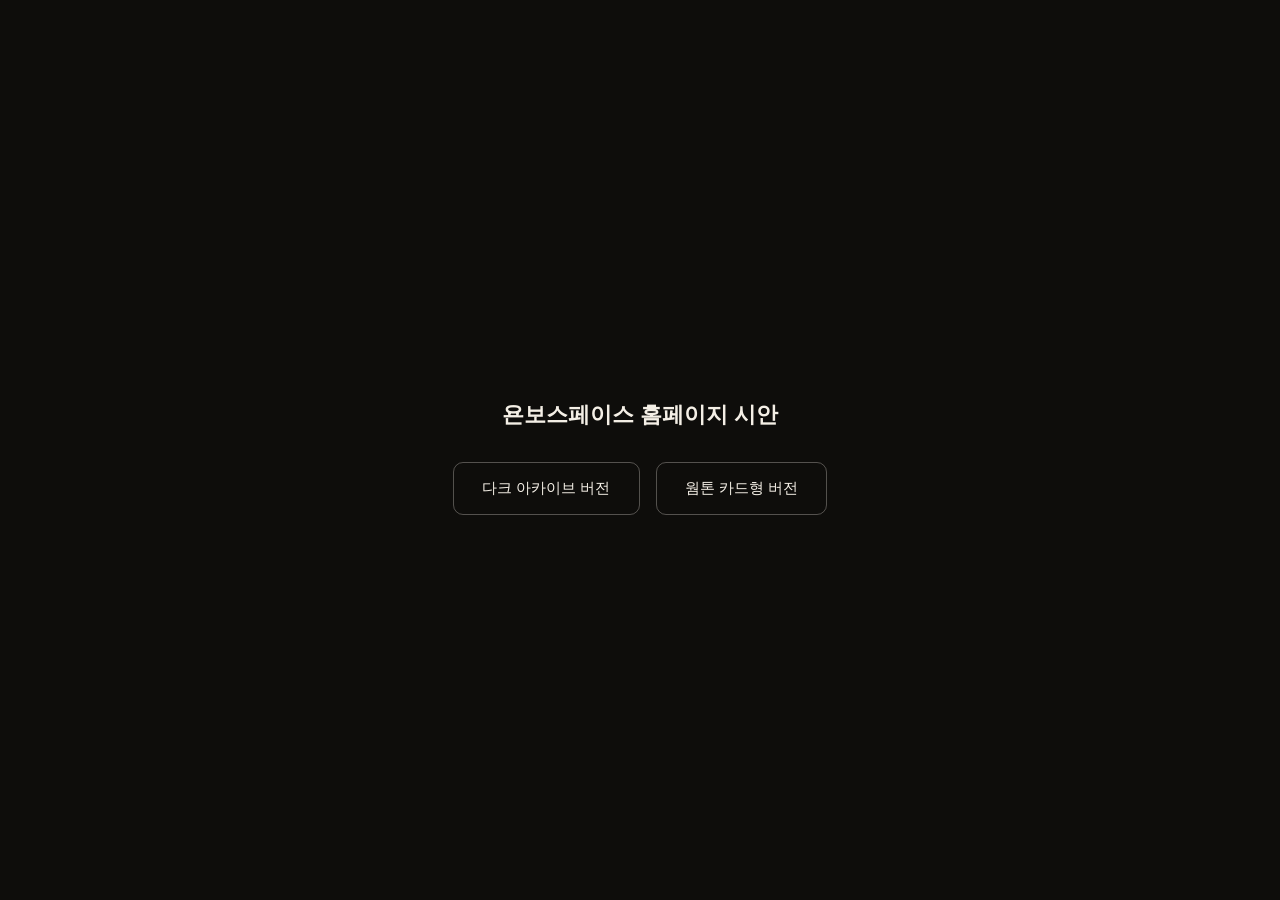
<file: index.html>
<!DOCTYPE html>
<html lang="ko">
<head>
  <meta charset="UTF-8" />
  <meta name="viewport" content="width=device-width, initial-scale=1.0" />
  <title>욘보스페이스 YONBO SPACE</title>
  <meta name="description" content="종로 숭인동, 3대를 이어온 예술가문의 유산이 살아 숨 쉬는 복합문화공간 욘보스페이스" />
  <meta name="robots" content="noindex, follow" />
  <link rel="canonical" href="https://hig522000-lgtm.github.io/yonbo-space-site/homepage-v2/" />
  <style>
    body {
      margin: 0;
      min-height: 100vh;
      display: flex;
      align-items: center;
      justify-content: center;
      background: #0e0d0b;
      font-family: 'Apple SD Gothic Neo', 'Noto Sans KR', sans-serif;
    }
    .wrap { text-align: center; color: #f4efe6; padding: 40px; }
    h1 { font-size: 22px; margin-bottom: 32px; font-weight: 700; }
    .links { display: flex; gap: 16px; justify-content: center; flex-wrap: wrap; }
    a {
      display: inline-block;
      padding: 16px 28px;
      border: 1px solid rgba(244,239,230,0.3);
      border-radius: 10px;
      color: #f4efe6;
      text-decoration: none;
      font-size: 15px;
    }
    a:hover { background: rgba(244,239,230,0.08); }
  </style>
</head>
<body>
  <div class="wrap">
    <h1>욘보스페이스 홈페이지 시안</h1>
    <div class="links">
      <a href="homepage/index.html">다크 아카이브 버전</a>
      <a href="homepage-v2/index.html">웜톤 카드형 버전</a>
    </div>
  </div>
</body>
</html>
</file>
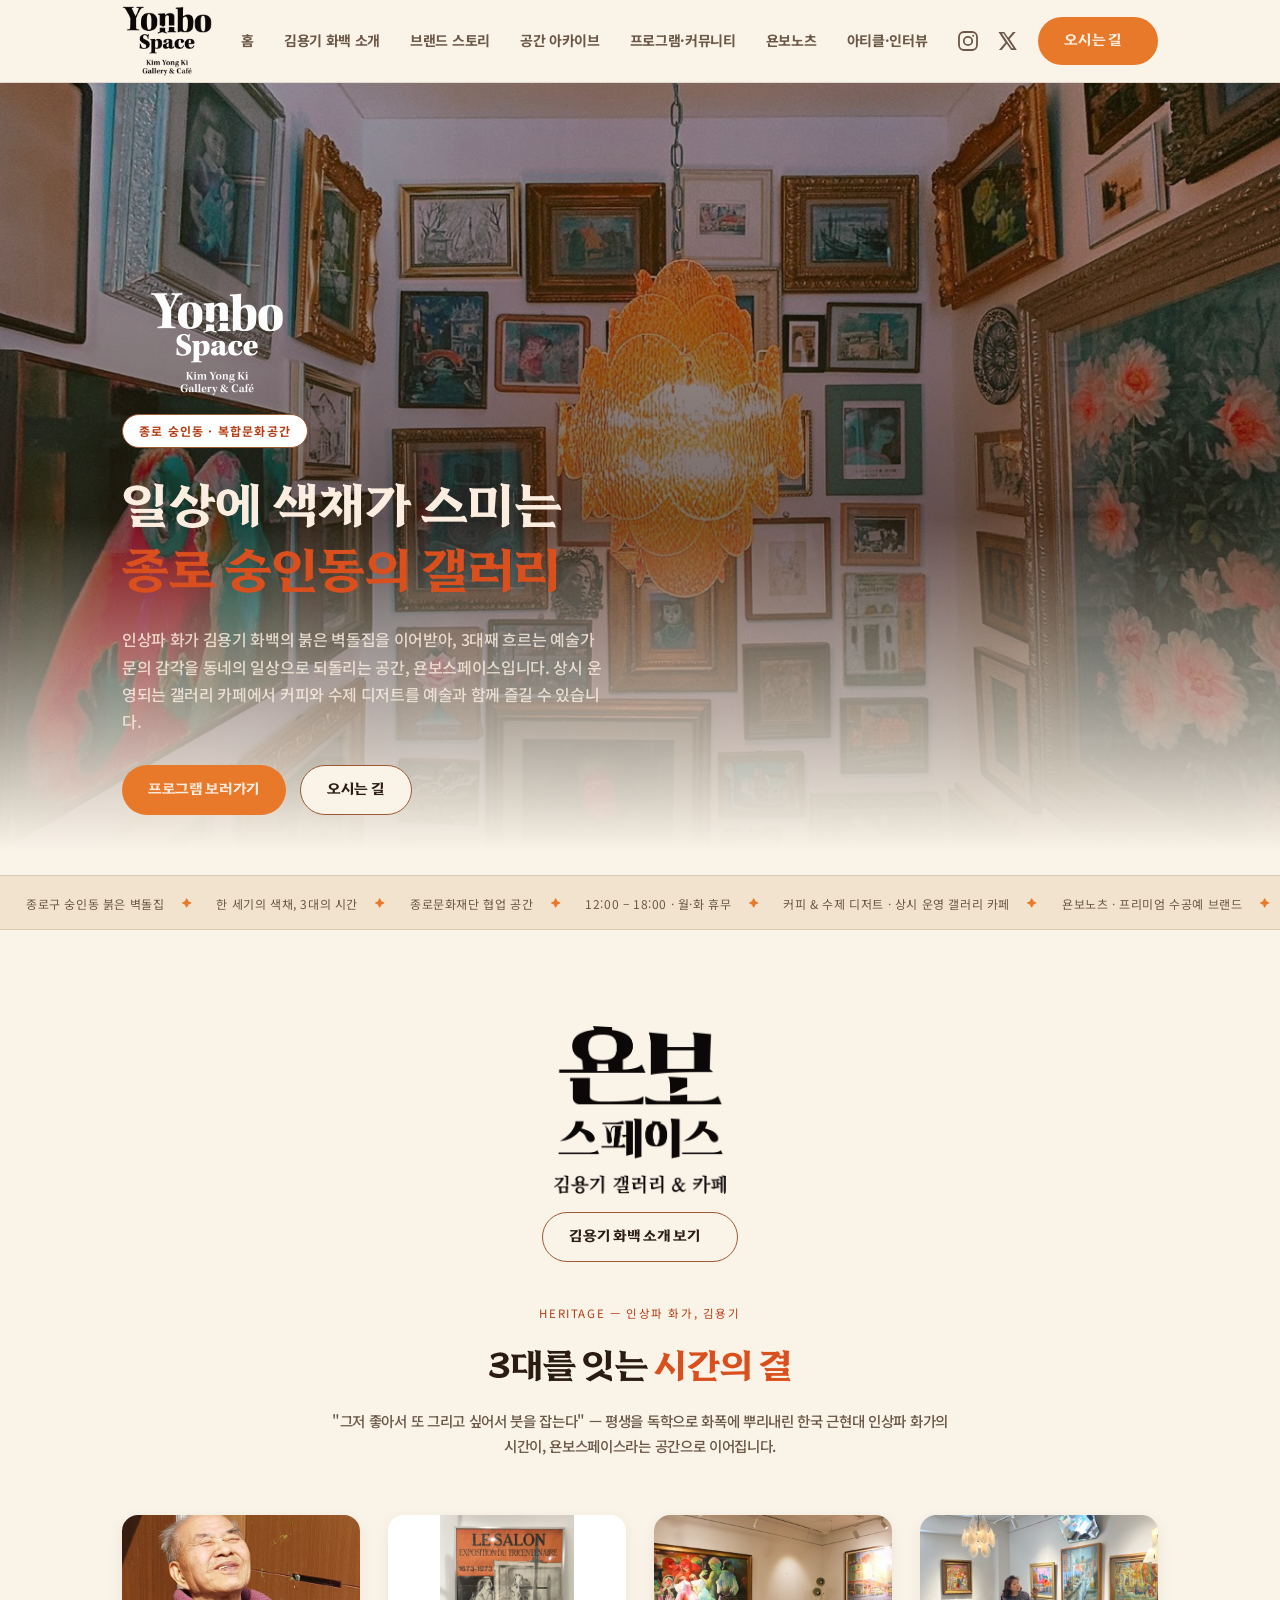
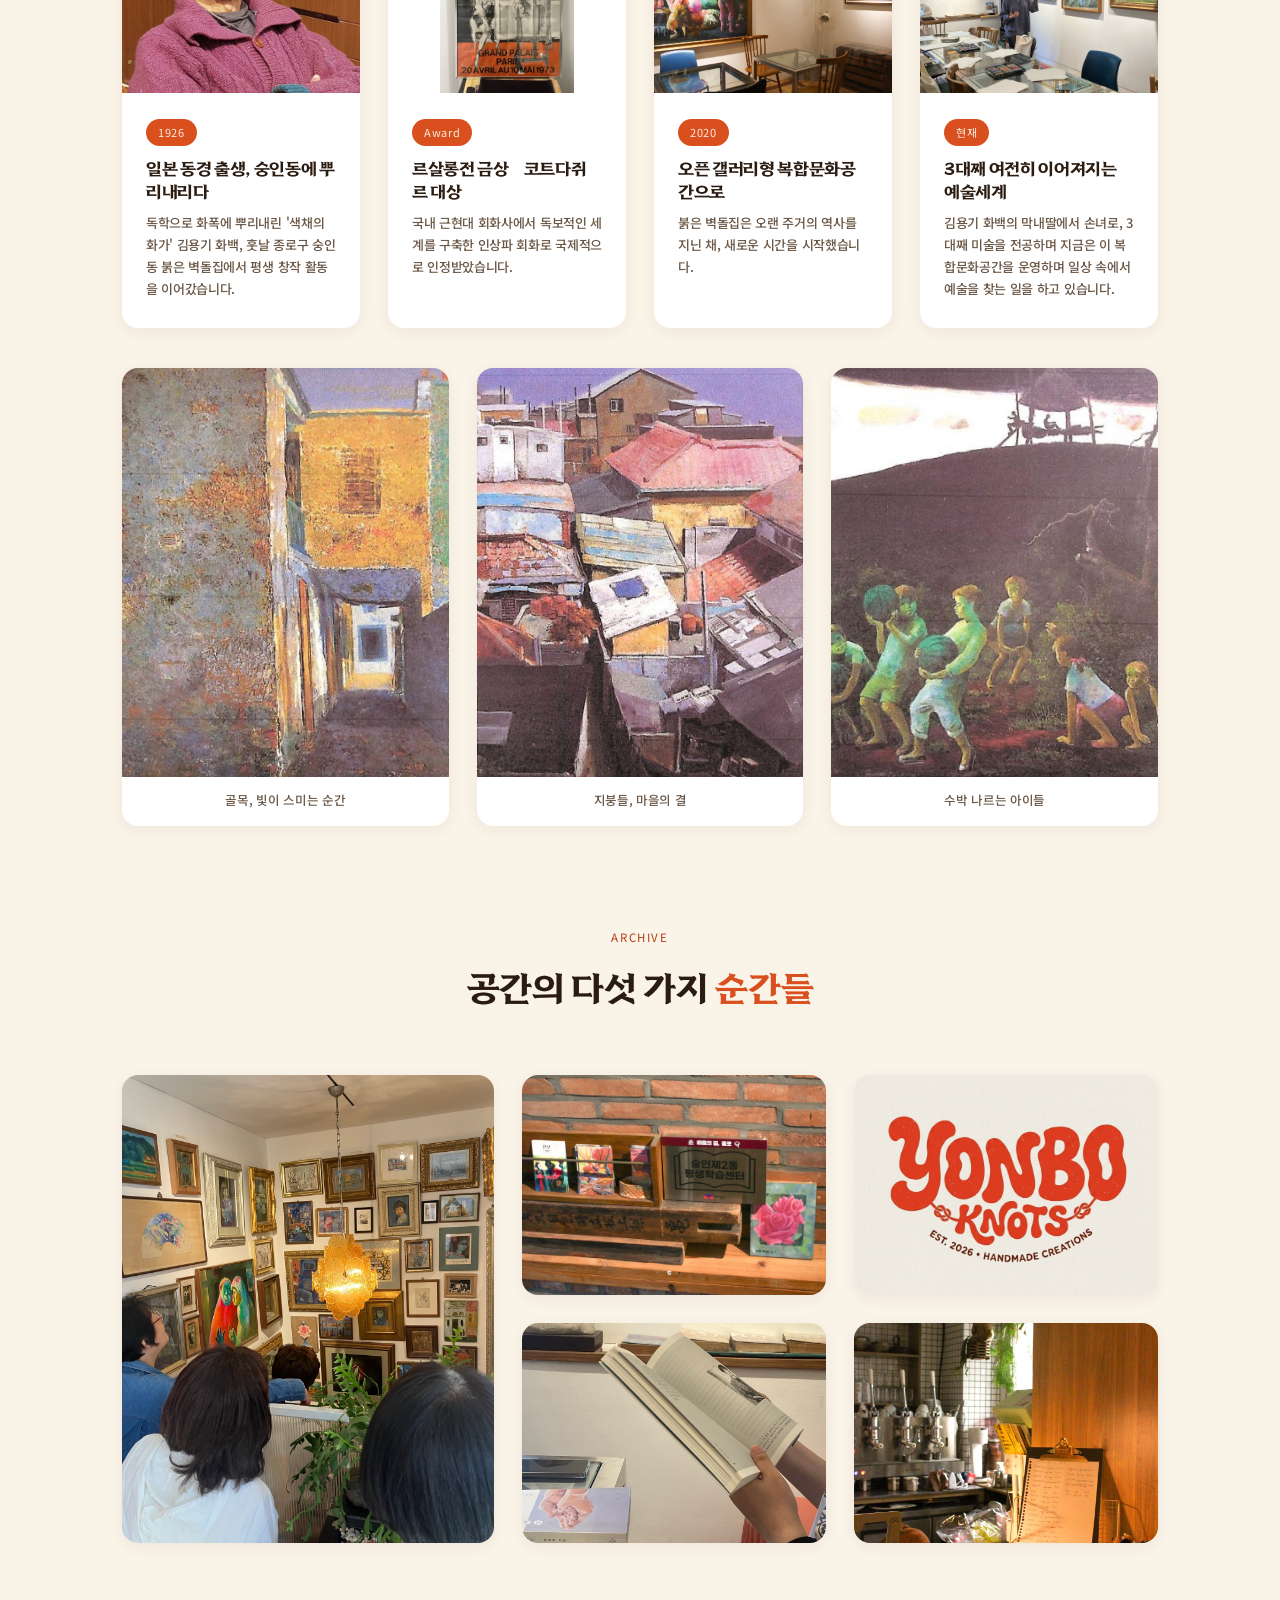
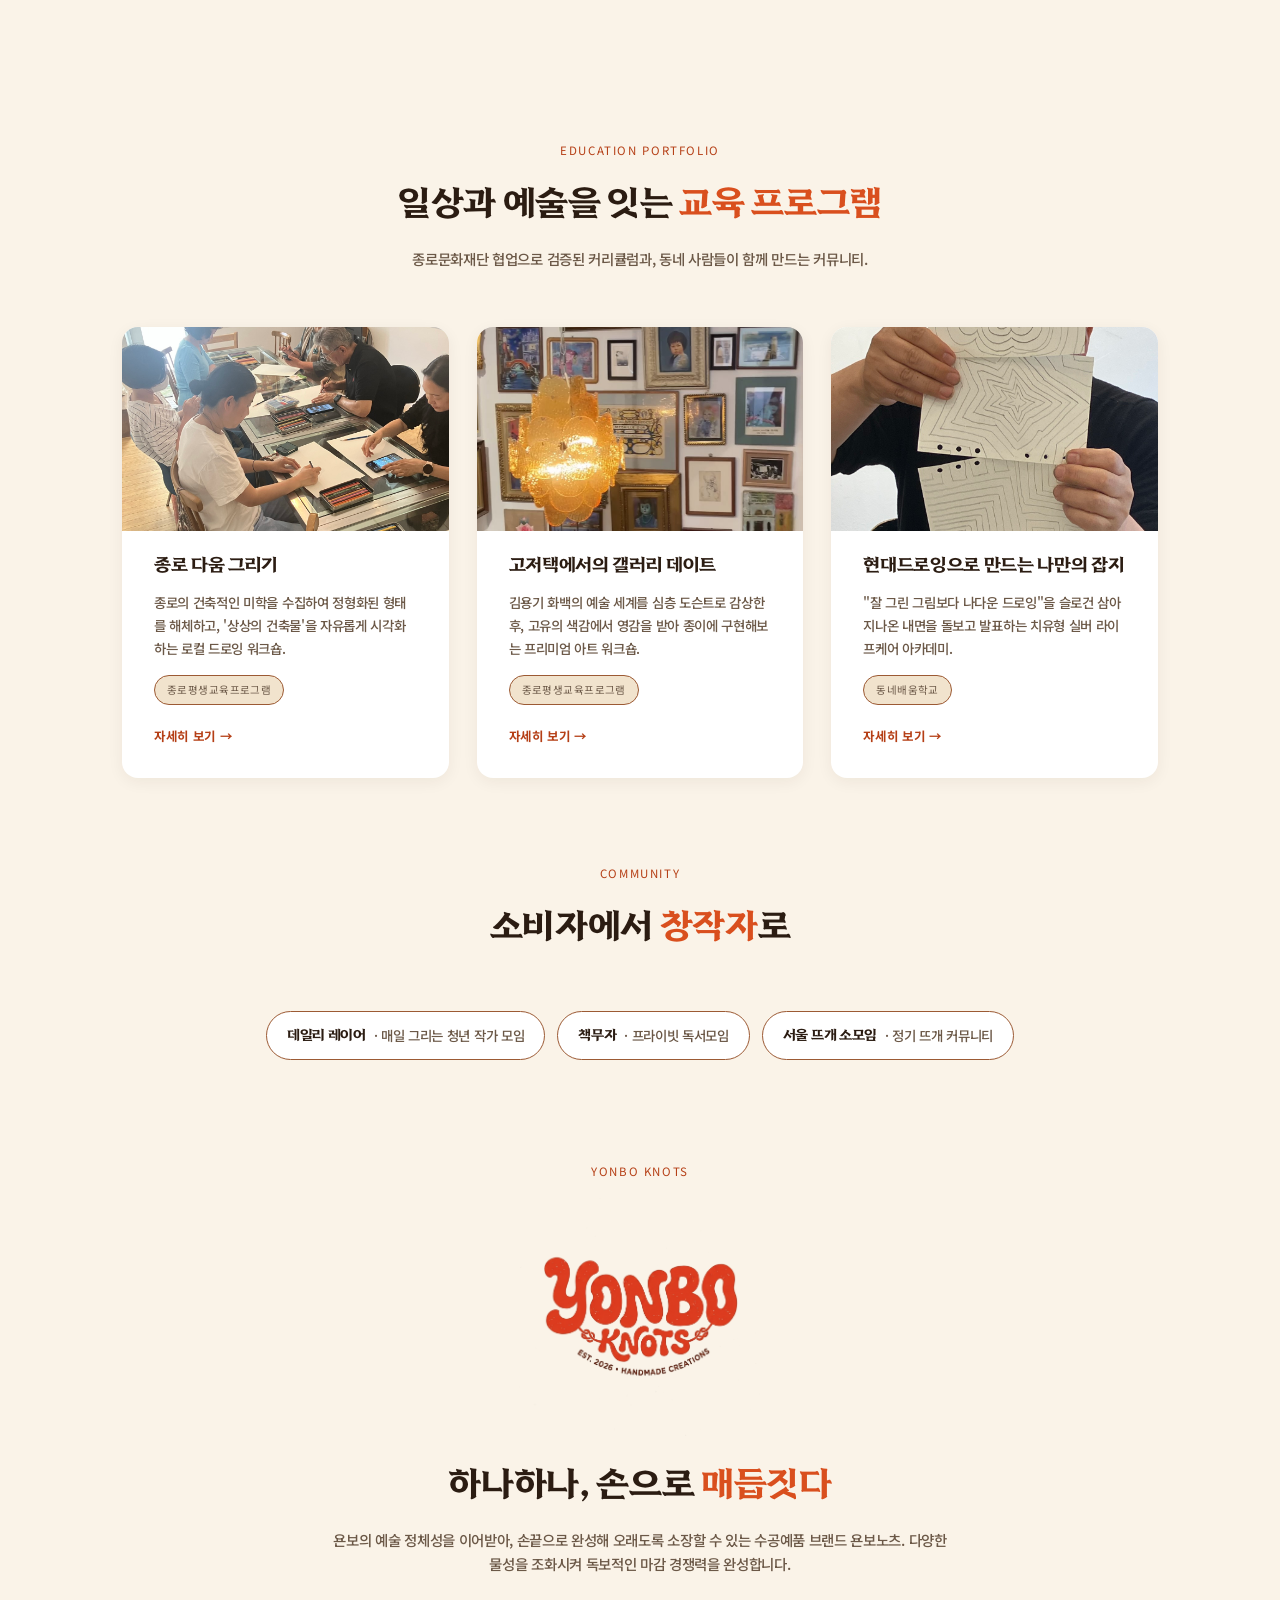
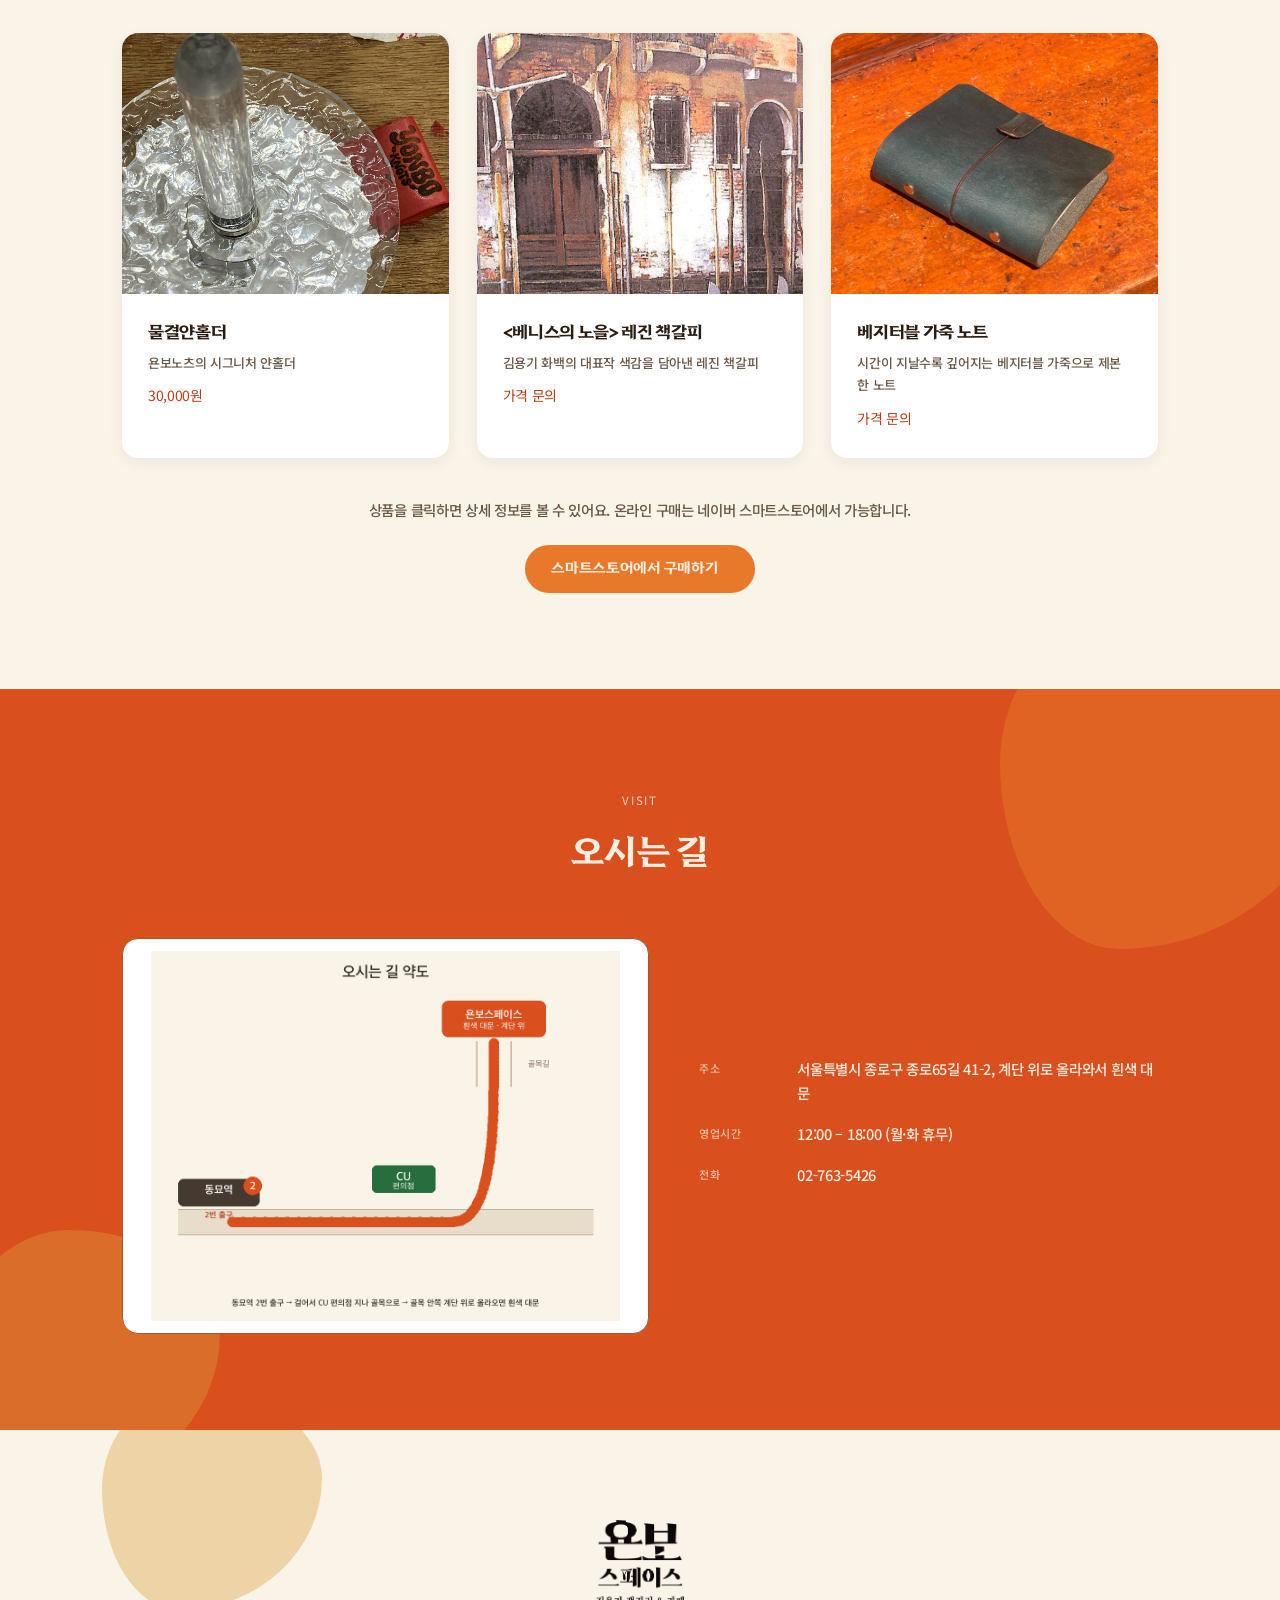
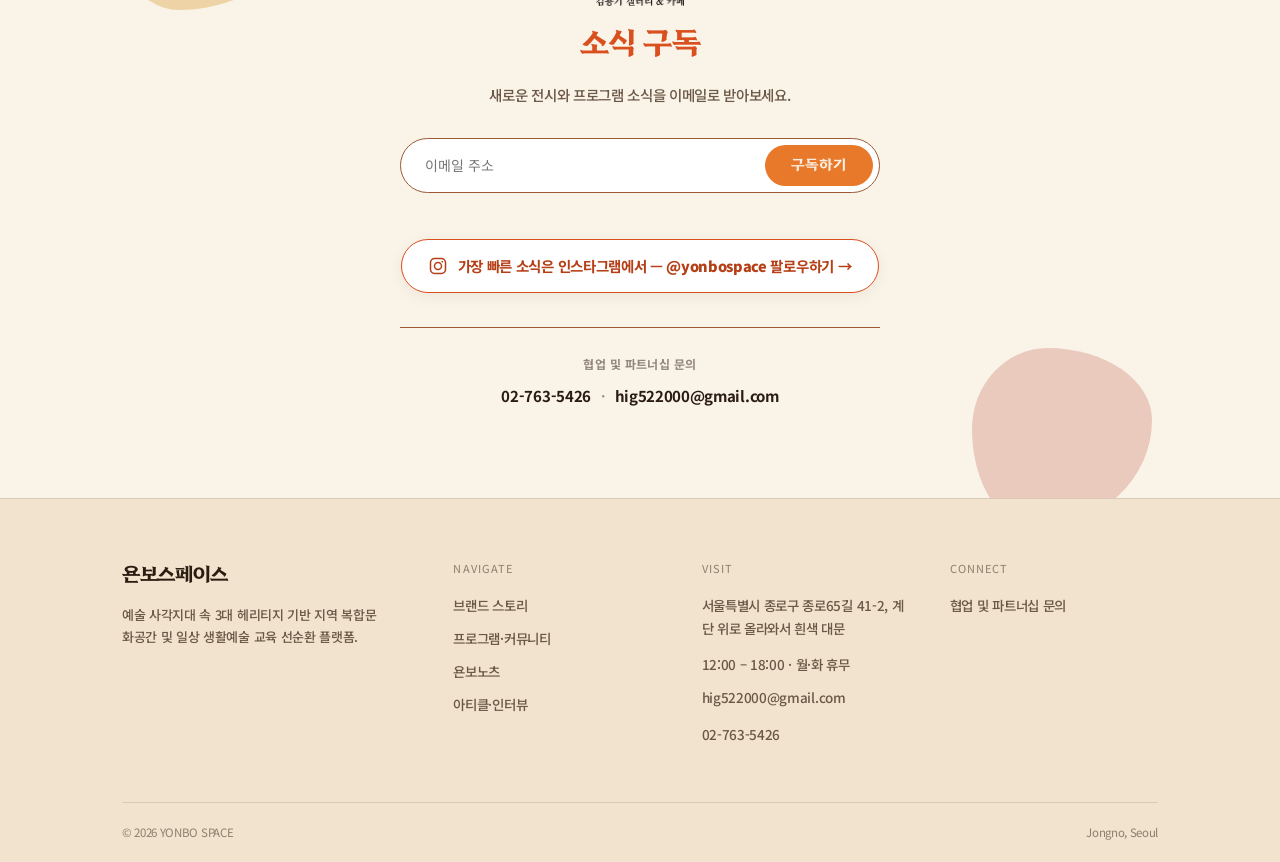
<file: homepage-v2/index.html>
<!DOCTYPE html>
<html lang="ko">
<head>
  <meta charset="UTF-8" />
  <meta name="viewport" content="width=device-width, initial-scale=1.0" />
  <title>욘보스페이스 YONBO SPACE</title>
  <meta name="description" content="종로 숭인동, 3대를 이어온 예술가문의 유산이 살아 숨 쉬는 복합문화공간 욘보스페이스" />
  <meta name="keywords" content="욘보스페이스, YONBO SPACE, 종로 갤러리, 숭인동, 복합문화공간, 욘보노츠, 김용기 화백" />
  <meta name="robots" content="index, follow" />
  <link rel="canonical" href="https://hig522000-lgtm.github.io/yonbo-space-site/homepage-v2/" />
  <meta property="og:title" content="욘보스페이스 YONBO SPACE" />
  <meta property="og:description" content="종로 숭인동, 3대를 이어온 예술가문의 유산이 살아 숨 쉬는 복합문화공간 욘보스페이스" />
  <meta property="og:image" content="https://hig522000-lgtm.github.io/yonbo-space-site/homepage-v2/images/og-image.jpg" />
  <meta property="og:url" content="https://hig522000-lgtm.github.io/yonbo-space-site/homepage-v2/" />
  <meta property="og:type" content="website" />
  <meta property="og:site_name" content="욘보스페이스" />
  <meta property="og:locale" content="ko_KR" />
  <meta name="twitter:card" content="summary_large_image" />
  <script type="application/ld+json">
  {
    "@context": "https://schema.org",
    "@type": "LocalBusiness",
    "name": "욘보스페이스",
    "alternateName": "YONBO SPACE",
    "description": "종로 숭인동, 3대를 이어온 예술가문의 유산이 살아 숨 쉬는 복합문화공간",
    "url": "https://hig522000-lgtm.github.io/yonbo-space-site/homepage-v2/",
    "image": "https://hig522000-lgtm.github.io/yonbo-space-site/homepage-v2/images/og-image.jpg",
    "address": {
      "@type": "PostalAddress",
      "addressLocality": "종로구 숭인동",
      "addressRegion": "서울특별시",
      "addressCountry": "KR"
    }
  }
  </script>
  <link rel="preconnect" href="https://fonts.googleapis.com" />
  <link rel="preconnect" href="https://fonts.gstatic.com" crossorigin />
  <link
    href="https://fonts.googleapis.com/css2?family=Noto+Sans+KR:wght@400;500;700;900&display=swap"
    rel="stylesheet"
  />
  <link rel="stylesheet" href="homepage-v2.css" />
</head>
<body>
  <header class="site-header">
    <div class="wrap">
      <a href="#home" class="site-logo">
        <img src="images/logo-yonbospace.png" alt="욘보스페이스 로고" />
      </a>
      <nav class="site-nav">
        <a href="#home">홈</a>
        <a href="artist.html">김용기 화백 소개</a>
        <a href="#heritage">브랜드 스토리</a>
        <a href="#works">공간 아카이브</a>
        <a href="#programs">프로그램·커뮤니티</a>
        <a href="#shop">욘보노츠</a>
        <a href="articles.html">아티클·인터뷰</a>
      </nav>
      <div class="header-actions">
        <div class="site-social">
          <a href="https://instagram.com/yonbospace" target="_blank" rel="noopener" aria-label="욘보스페이스 인스타그램 @yonbospace">
            <svg viewBox="0 0 24 24" width="18" height="18" fill="none" stroke="currentColor" stroke-width="1.8"><rect x="3" y="3" width="18" height="18" rx="5"/><circle cx="12" cy="12" r="4.2"/><circle cx="17.2" cy="6.8" r="1" fill="currentColor" stroke="none"/></svg>
          </a>
          <a href="https://twitter.com/yonbospace" target="_blank" rel="noopener" aria-label="욘보스페이스 트위터 @yonbospace">
            <svg viewBox="0 0 24 24" width="18" height="18" fill="currentColor"><path d="M18.9 3H21.7L15.6 10.1L22.8 21H17.2L12.8 14.7L7.7 21H4.9L11.4 13.4L4.5 3H10.2L14.2 8.8L18.9 3ZM17.9 19.3H19.5L9.5 4.6H7.8L17.9 19.3Z"/></svg>
          </a>
        </div>
        <a href="#visit" class="btn-pill">오시는 길 →</a>
      </div>
    </div>
  </header>

  <main>
    <!-- HERO -->
    <section class="hero" id="home">
      <img class="hero-bg" src="images/hero-main.jpg" alt="욘보스페이스 벽면을 가득 채운 액자 갤러리 코너" />
      <div class="hero-gradient"></div>
      <div class="hero-content">
        <div class="wrap">
          <img class="hero-logo-white" src="images/logo-yonbospace-white.png" alt="욘보스페이스 로고" />
          <span class="hero-eyebrow">종로 숭인동 · 복합문화공간</span>
          <h1>일상에 색채가 스미는<br /><span class="type-en">종로 숭인동의 갤러리</span></h1>
          <p class="lead">
            인상파 화가 김용기 화백의 붉은 벽돌집을 이어받아, 3대째 흐르는 예술가문의 감각을
            동네의 일상으로 되돌리는 공간, 욘보스페이스입니다. 상시 운영되는 갤러리 카페에서
            커피와 수제 디저트를 예술과 함께 즐길 수 있습니다.
          </p>
          <div class="button-row">
            <a href="#programs" class="btn-pill">프로그램 보러가기</a>
            <a href="#visit" class="btn-pill btn-pill--outline">오시는 길</a>
          </div>
        </div>
      </div>
    </section>

    <!-- TICKER -->
    <div class="ticker">
      <div class="ticker-track">
        <span>종로구 숭인동 붉은 벽돌집</span>
        <span>한 세기의 색채, 3대의 시간</span>
        <span>종로문화재단 협업 공간</span>
        <span>12:00 – 18:00 · 월·화 휴무</span>
        <span>커피 &amp; 수제 디저트 · 상시 운영 갤러리 카페</span>
        <span>욘보노츠 · 프리미엄 수공예 브랜드</span>
        <span>종로구 숭인동 붉은 벽돌집</span>
        <span>한 세기의 색채, 3대의 시간</span>
        <span>종로문화재단 협업 공간</span>
        <span>12:00 – 18:00 · 월·화 휴무</span>
        <span>커피 &amp; 수제 디저트 · 상시 운영 갤러리 카페</span>
        <span>욘보노츠 · 프리미엄 수공예 브랜드</span>
      </div>
    </div>

    <!-- HERITAGE -->
    <section class="section" id="heritage">
      <div class="wrap">
        <div style="text-align:center; margin-bottom:36px;">
          <img class="heritage-logo-kr" src="images/logo-yonbospace-kr.png" alt="욘보스페이스" />
          <a href="artist.html" class="btn-pill btn-pill--outline">김용기 화백 소개 보기 →</a>
        </div>
        <div class="section-head">
          <span class="section-eyebrow">Heritage — 인상파 화가, 김용기</span>
          <h2>3대를 잇는 <span class="type-en">시간의 결</span></h2>
          <p class="section-lead">
            "그저 좋아서 또 그리고 싶어서 붓을 잡는다" — 평생을 독학으로 화폭에 뿌리내린
            한국 근현대 인상파 화가의 시간이, 욘보스페이스라는 공간으로 이어집니다.
          </p>
        </div>
        <div class="heritage-grid">
          <div class="heritage-card">
            <div class="h-photo"><img class="face-top" src="images/heritage-1926.jpg" alt="환하게 웃고 있는 김용기 화백의 모습" /></div>
            <div class="h-body">
              <span class="h-year">1926</span>
              <h3>일본 동경 출생, 숭인동에 뿌리내리다</h3>
              <p>독학으로 화폭에 뿌리내린 '색채의 화가' 김용기 화백, 훗날 종로구 숭인동 붉은 벽돌집에서 평생 창작 활동을 이어갔습니다.</p>
            </div>
          </div>
          <div class="heritage-card">
            <div class="h-photo"><img class="no-crop" src="images/heritage-award.jpg" alt="1973년 파리 그랑팔레 르살롱 전시회 포스터" /></div>
            <div class="h-body">
              <span class="h-year">Award</span>
              <h3>르살롱전 금상 · 코트다쥐르 대상</h3>
              <p>국내 근현대 회화사에서 독보적인 세계를 구축한 인상파 회화로 국제적으로 인정받았습니다.</p>
            </div>
          </div>
          <div class="heritage-card">
            <div class="h-photo"><img src="images/heritage-gallery-open.jpg" alt="오픈 갤러리형 복합문화공간으로 재탄생한 내부 전경" /></div>
            <div class="h-body">
              <span class="h-year">2020</span>
              <h3>오픈 갤러리형 복합문화공간으로</h3>
              <p>붉은 벽돌집은 오랜 주거의 역사를 지닌 채, 새로운 시간을 시작했습니다.</p>
            </div>
          </div>
          <div class="heritage-card">
            <div class="h-photo"><img src="images/heritage-guide-current.jpg" alt="대표가 방문객에게 갤러리를 도슨트하는 모습" /></div>
            <div class="h-body">
              <span class="h-year">현재</span>
              <h3>3대째 여전히 이어져지는 예술세계</h3>
              <p>김용기 화백의 막내딸에서 손녀로, 3대째 미술을 전공하며 지금은 이 복합문화공간을 운영하며 일상 속에서 예술을 찾는 일을 하고 있습니다.</p>
            </div>
          </div>
        </div>
        <div class="painting-gallery">
          <figure>
            <img src="images/painting-alley.jpg" alt="김용기 화백의 골목 풍경화" />
            <figcaption>골목, 빛이 스미는 순간</figcaption>
          </figure>
          <figure>
            <img src="images/painting-rooftops.jpg" alt="김용기 화백의 지붕 풍경화" />
            <figcaption>지붕들, 마을의 결</figcaption>
          </figure>
          <figure>
            <img src="images/painting-watermelon-kids.jpg" alt="김용기 화백의 아이들 그림" />
            <figcaption>수박 나르는 아이들</figcaption>
          </figure>
        </div>
      </div>
    </section>

    <!-- ARCHIVE MASONRY -->
    <section class="section" id="works" style="padding-top:0;">
      <div class="wrap">
        <div class="section-head">
          <span class="section-eyebrow">Archive</span>
          <h2>공간의 다섯 가지 <span class="type-en">순간들</span></h2>
        </div>
        <div class="works-grid">
          <div class="work-item">
            <img src="images/axis-community.jpg" alt="갤러리 테이블에 둘러앉아 뜨개와 독서를 즐기는 커뮤니티 모임" />
            <div class="work-overlay">
              <div>
                <h4>Space &amp; Community</h4>
                <span>상설 갤러리 · 로컬 커뮤니티 모임</span>
              </div>
            </div>
          </div>
          <div class="work-item">
            <img src="images/axis-education.jpg" alt="종로문화재단 숭인제2동 평생학습센터 현판" />
            <div class="work-overlay">
              <div>
                <h4>Public &amp; Education</h4>
                <span>종로문화재단 협업 · 동네배움학교</span>
              </div>
            </div>
          </div>
          <div class="work-item">
            <img src="images/axis-craft.jpg" alt="욘보노츠 브랜드 로고 그래픽" />
            <div class="work-overlay">
              <div>
                <h4>Product &amp; Brand</h4>
                <span>욘보노츠 · 프리미엄 수공예</span>
              </div>
            </div>
          </div>
          <div class="work-item">
            <img src="images/community-bookclub.jpg" alt="책무자 독서모임에서 책을 함께 들여다보는 모습" />
            <div class="work-overlay">
              <div>
                <h4>책무자</h4>
                <span>프라이빗 독서모임</span>
              </div>
            </div>
          </div>
          <div class="work-item">
            <img src="images/axis-cafe.jpg" alt="욘보스페이스 카페의 에스프레소 머신과 바 풍경" />
            <div class="work-overlay">
              <div>
                <h4>Gallery &amp; Café</h4>
                <span>커피 &amp; 수제 디저트 · 상시 운영 갤러리 카페</span>
              </div>
            </div>
          </div>
        </div>
      </div>
    </section>

    <!-- PROGRAMS -->
    <section class="section" id="programs">
      <div class="wrap">
        <div class="section-head">
          <span class="section-eyebrow">Education Portfolio</span>
          <h2>일상과 예술을 잇는 <span class="type-en">교육 프로그램</span></h2>
          <p class="section-lead">종로문화재단 협업으로 검증된 커리큘럼과, 동네 사람들이 함께 만드는 커뮤니티.</p>
        </div>
        <div class="program-grid">
          <a class="program-card has-photo" href="programs/jongno-dawoom.html">
            <div class="p-photo"><img src="images/jongno-dawoom/photo-01.jpg" alt="참가자들이 갤러리 테이블에 둘러앉아 색연필로 드로잉하는 수업 현장" /></div>
            <h3>종로 다움 그리기</h3>
            <p>종로의 건축적인 미학을 수집하여 정형화된 형태를 해체하고, '상상의 건축물'을 자유롭게 시각화하는 로컬 드로잉 워크숍.</p>
            <span class="tag-pill">종로평생교육프로그램</span>
            <span class="card-more">자세히 보기 →</span>
          </a>
          <a class="program-card has-photo" href="programs/gallery-date.html">
            <div class="p-photo"><img src="images/program-gallery-date-card.jpg" alt="샹들리에 조명 아래 금빛 액자 그림들로 가득한 갤러리 벽면" /></div>
            <h3>고저택에서의 갤러리 데이트</h3>
            <p>김용기 화백의 예술 세계를 심층 도슨트로 감상한 후, 고유의 색감에서 영감을 받아 종이에 구현해보는 프리미엄 아트 워크숍.</p>
            <span class="tag-pill">종로평생교육프로그램</span>
            <span class="card-more">자세히 보기 →</span>
          </a>
          <a class="program-card has-photo" href="programs/life-review-drawing.html">
            <div class="p-photo"><img src="images/program-neighborhood-class.jpg" alt="동네배움학교 회원이 대칭 패턴 드로잉 3장을 들어보이는 모습" /></div>
            <h3>현대드로잉으로 만드는 나만의 잡지</h3>
            <p>"잘 그린 그림보다 나다운 드로잉"을 슬로건 삼아 지나온 내면을 돌보고 발표하는 치유형 실버 라이프케어 아카데미.</p>
            <span class="tag-pill">동네배움학교</span>
            <span class="card-more">자세히 보기 →</span>
          </a>
        </div>

        <div class="section-head" style="margin-top:80px;">
          <span class="section-eyebrow">Community</span>
          <h2>소비자에서 <span class="type-en">창작자</span>로</h2>
        </div>
        <div class="tag-row">
          <span class="tag-chip"><strong>데일리 레이어</strong> · 매일 그리는 청년 작가 모임</span>
          <span class="tag-chip"><strong>책무자</strong> · 프라이빗 독서모임</span>
          <span class="tag-chip"><strong>서울 뜨개 소모임</strong> · 정기 뜨개 커뮤니티</span>
        </div>
      </div>
    </section>

    <!-- SHOP -->
    <section class="section" id="shop" style="padding-top:0;">
      <div class="wrap">
        <div class="section-head">
          <span class="section-eyebrow">Yonbo Knots</span>
          <img class="brand-logo-badge" src="images/logo-yonboknots.png" alt="욘보노츠 로고" />
          <h2>하나하나, 손으로 <span class="type-en">매듭짓다</span></h2>
          <p class="section-lead">욘보의 예술 정체성을 이어받아, 손끝으로 완성해 오래도록 소장할 수 있는 수공예품 브랜드 욘보노츠. 다양한 물성을 조화시켜 독보적인 마감 경쟁력을 완성합니다.</p>
        </div>
        <div class="shop-grid">
          <a class="shop-card" href="products/mulgyeol-yarn-holder.html">
            <div class="shop-swatch"><img src="images/product-yarnholder.jpg" alt="물결얀홀더 제품 사진" /></div>
            <div class="shop-body">
              <h3>물결얀홀더</h3>
              <p>욘보노츠의 시그니처 얀홀더</p>
              <span class="shop-price">30,000원</span>
            </div>
          </a>
          <a class="shop-card" href="products/venice-sunset-bookmark.html">
            <div class="shop-swatch"><img src="images/painting-venice.jpg" alt="김용기 화백의 베니스 풍경화" /></div>
            <div class="shop-body">
              <h3>&lt;베니스의 노을&gt; 레진 책갈피</h3>
              <p>김용기 화백의 대표작 색감을 담아낸 레진 책갈피</p>
              <span class="shop-price">가격 문의</span>
            </div>
          </a>
          <a class="shop-card" href="products/vegetable-leather-note.html">
            <div class="shop-swatch"><img src="images/product-leathernote.jpg" alt="베지터블 가죽 노트 제품 사진" /></div>
            <div class="shop-body">
              <h3>베지터블 가죽 노트</h3>
              <p>시간이 지날수록 깊어지는 베지터블 가죽으로 제본한 노트</p>
              <span class="shop-price">가격 문의</span>
            </div>
          </a>
        </div>
        <div style="text-align:center; margin-top:40px;">
          <p class="section-lead" style="margin-bottom:22px;">상품을 클릭하면 상세 정보를 볼 수 있어요. 온라인 구매는 네이버 스마트스토어에서 가능합니다.</p>
          <a href="https://smartstore.naver.com/yonboknots" target="_blank" rel="noopener" class="btn-pill">스마트스토어에서 구매하기 →</a>
        </div>
      </div>
    </section>

    <!-- VISIT -->
    <section class="section visit-section" id="visit">
      <div class="blob-deco blob-deco--a"></div>
      <div class="blob-deco blob-deco--b"></div>
      <div class="wrap">
        <div class="section-head">
          <span class="section-eyebrow">Visit</span>
          <h2>오시는 길</h2>
        </div>
        <div class="visit-grid">
          <div class="visit-photo-frame visit-photo-frame--map">
            <img src="images/direction-map.png" alt="동묘역 2번 출구에서 걸어서 CU 편의점 코너 앞 왼쪽 골목으로 들어가면 나오는 욘보스페이스 오시는 길 약도" />
          </div>
          <div>
            <ul class="visit-detail-list">
              <li>
                <span class="label">주소</span>
                <span>서울특별시 종로구 종로65길 41-2, 계단 위로 올라와서 흰색 대문</span>
              </li>
              <li>
                <span class="label">영업시간</span>
                <span>12:00 – 18:00 (월·화 휴무)</span>
              </li>
              <li>
                <span class="label">전화</span>
                <span>02-763-5426</span>
              </li>
            </ul>
          </div>
        </div>
      </div>
    </section>

    <!-- NEWSLETTER -->
    <section class="newsletter" id="contact">
      <div class="blob-deco blob-deco--a"></div>
      <div class="blob-deco blob-deco--b"></div>
      <div class="newsletter-inner">
        <h2 class="newsletter-heading"><img class="newsletter-logo" src="images/logo-yonbospace-kr.png" alt="욘보스페이스" /> <span class="type-en">소식 구독</span></h2>
        <p>새로운 전시와 프로그램 소식을 이메일로 받아보세요.</p>
        <form class="newsletter-form" action="mailto:hig522000@gmail.com" method="post" enctype="text/plain">
          <input type="email" name="구독이메일" placeholder="이메일 주소" required />
          <button type="submit" class="btn-pill">구독하기</button>
        </form>
        <a href="https://instagram.com/yonbospace" target="_blank" rel="noopener" class="newsletter-instagram">
          <svg viewBox="0 0 24 24" width="20" height="20" fill="none" stroke="currentColor" stroke-width="1.8"><rect x="3" y="3" width="18" height="18" rx="5"/><circle cx="12" cy="12" r="4.2"/><circle cx="17.2" cy="6.8" r="1" fill="currentColor" stroke="none"/></svg>
          <span>가장 빠른 소식은 인스타그램에서 — <strong>@yonbospace</strong> 팔로우하기 →</span>
        </a>
        <div class="newsletter-contact">
          <p>협업 및 파트너십 문의</p>
          <div class="newsletter-contact-info">
            <span>02-763-5426</span>
            <span>·</span>
            <a href="mailto:hig522000@gmail.com">hig522000@gmail.com</a>
          </div>
        </div>
      </div>
    </section>
  </main>

  <footer class="site-footer">
    <div class="wrap">
      <div class="footer-grid">
        <div class="footer-brand">
          <h3>욘보스페이스</h3>
          <p>예술 사각지대 속 3대 헤리티지 기반 지역 복합문화공간 및 일상 생활예술 교육 선순환 플랫폼.</p>
        </div>
        <div class="footer-col">
          <span>Navigate</span>
          <a href="#heritage">브랜드 스토리</a>
          <a href="#programs">프로그램·커뮤니티</a>
          <a href="#shop">욘보노츠</a>
          <a href="articles.html">아티클·인터뷰</a>
        </div>
        <div class="footer-col">
          <span>Visit</span>
          <p>서울특별시 종로구 종로65길 41-2, 계단 위로 올라와서 흰색 대문</p>
          <p>12:00 – 18:00 · 월·화 휴무</p>
          <a href="mailto:hig522000@gmail.com">hig522000@gmail.com</a>
          <p>02-763-5426</p>
        </div>
        <div class="footer-col">
          <span>Connect</span>
          <a href="#contact">협업 및 파트너십 문의</a>
        </div>
      </div>
      <div class="footer-bottom">
        <span>© 2026 YONBO SPACE</span>
        <span>Jongno, Seoul</span>
      </div>
    </div>
  </footer>
</body>
</html>
</file>
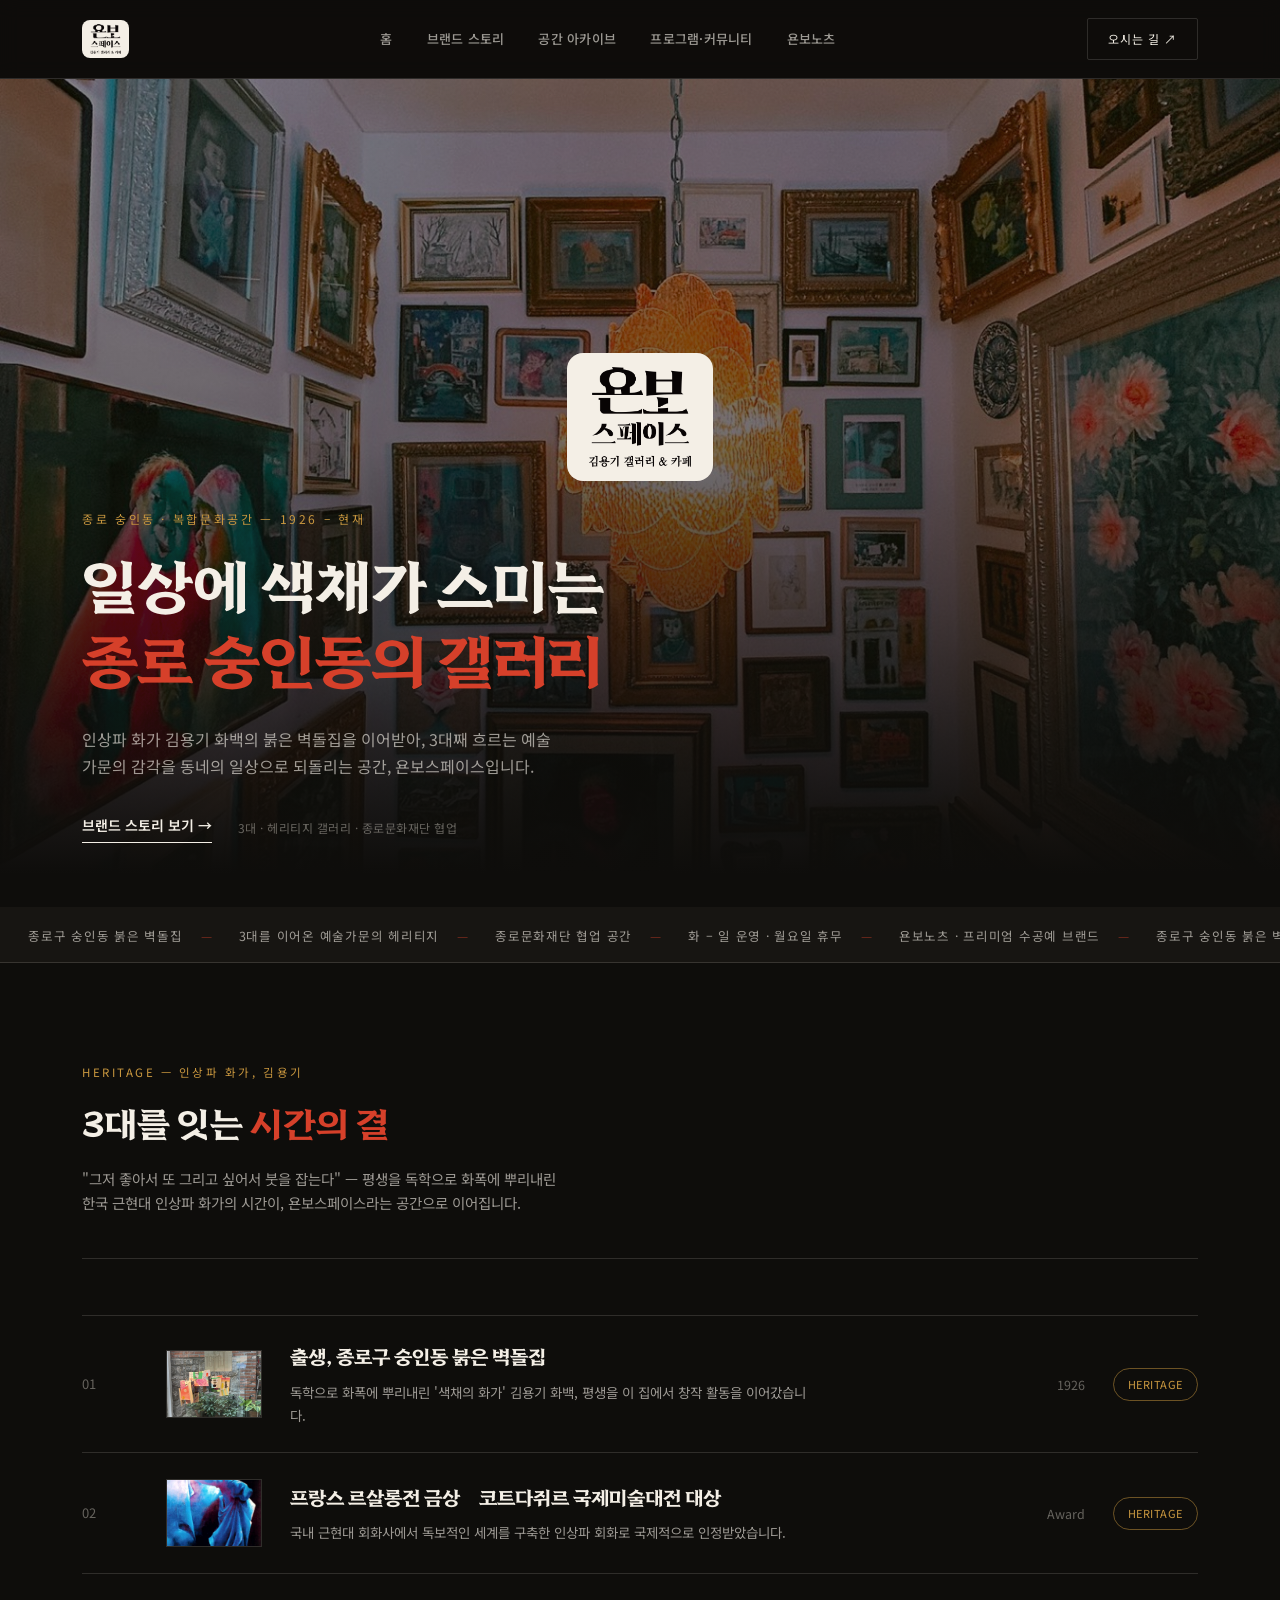
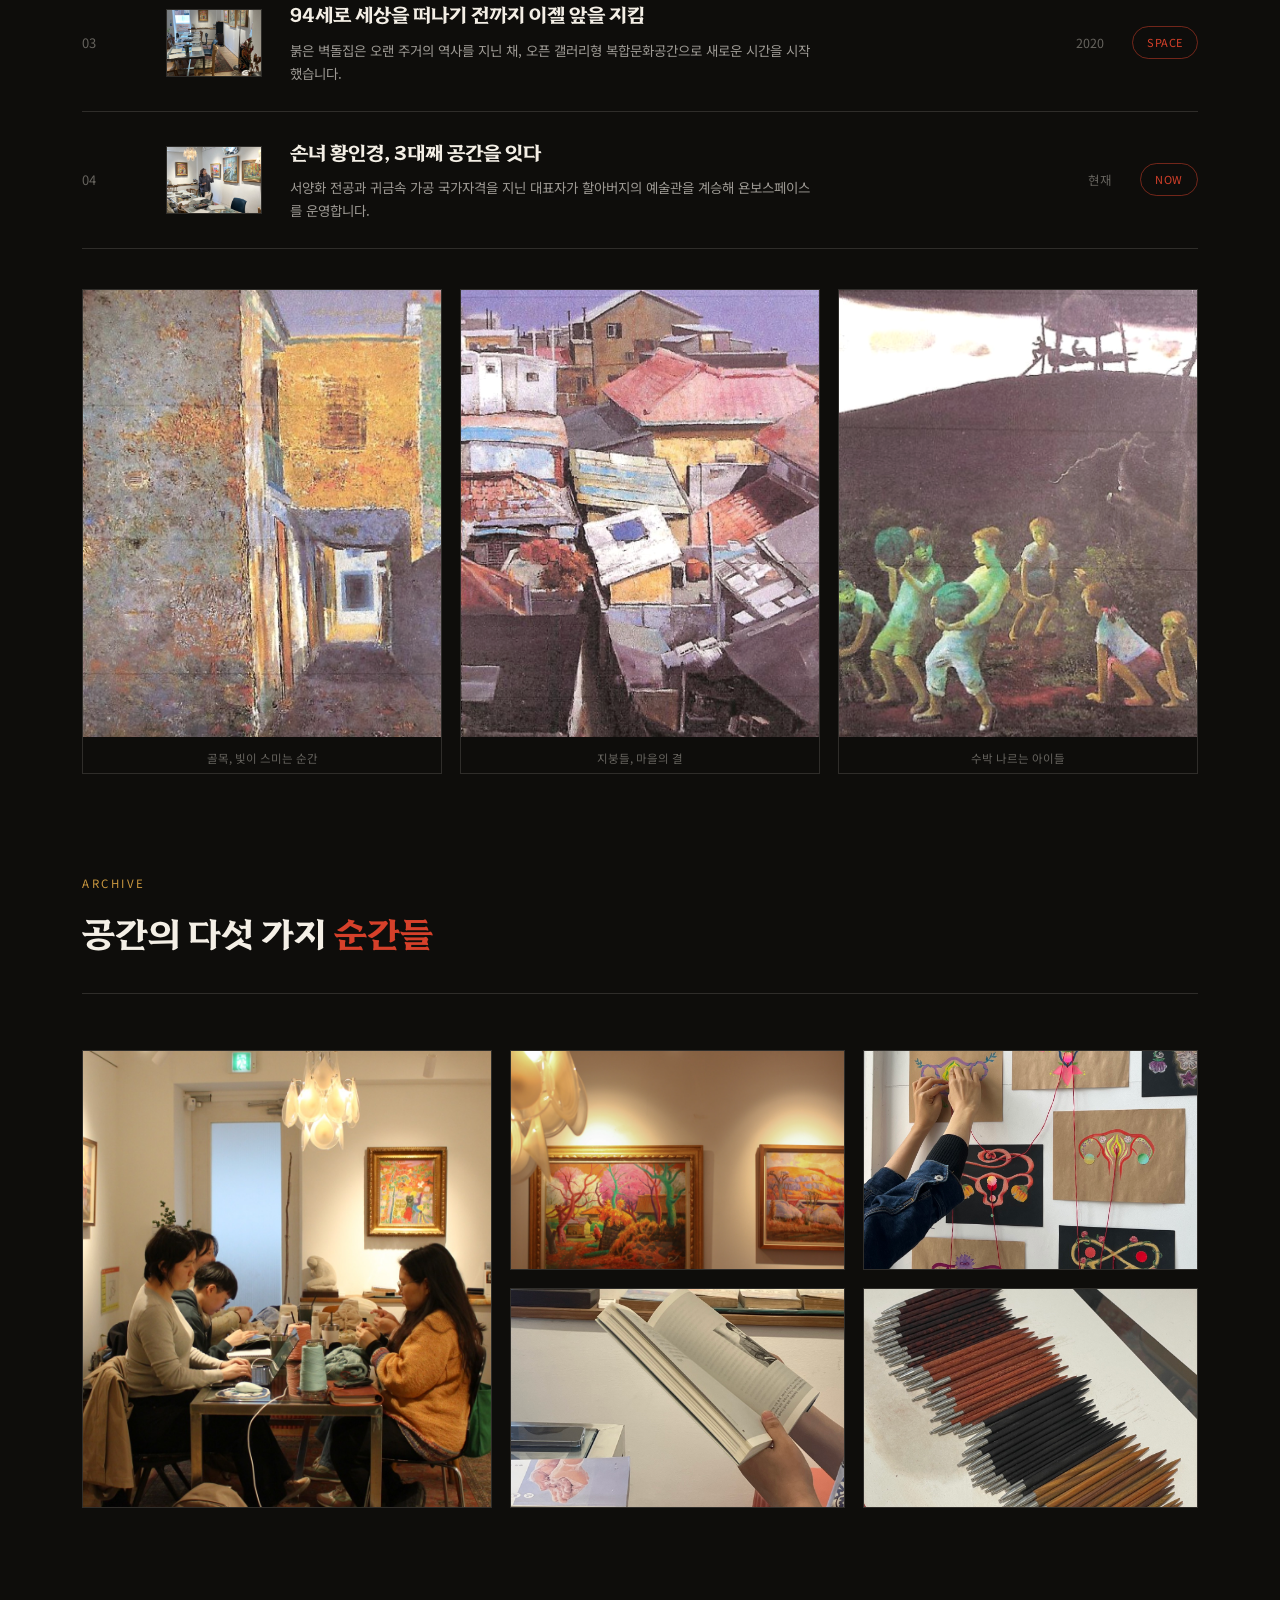
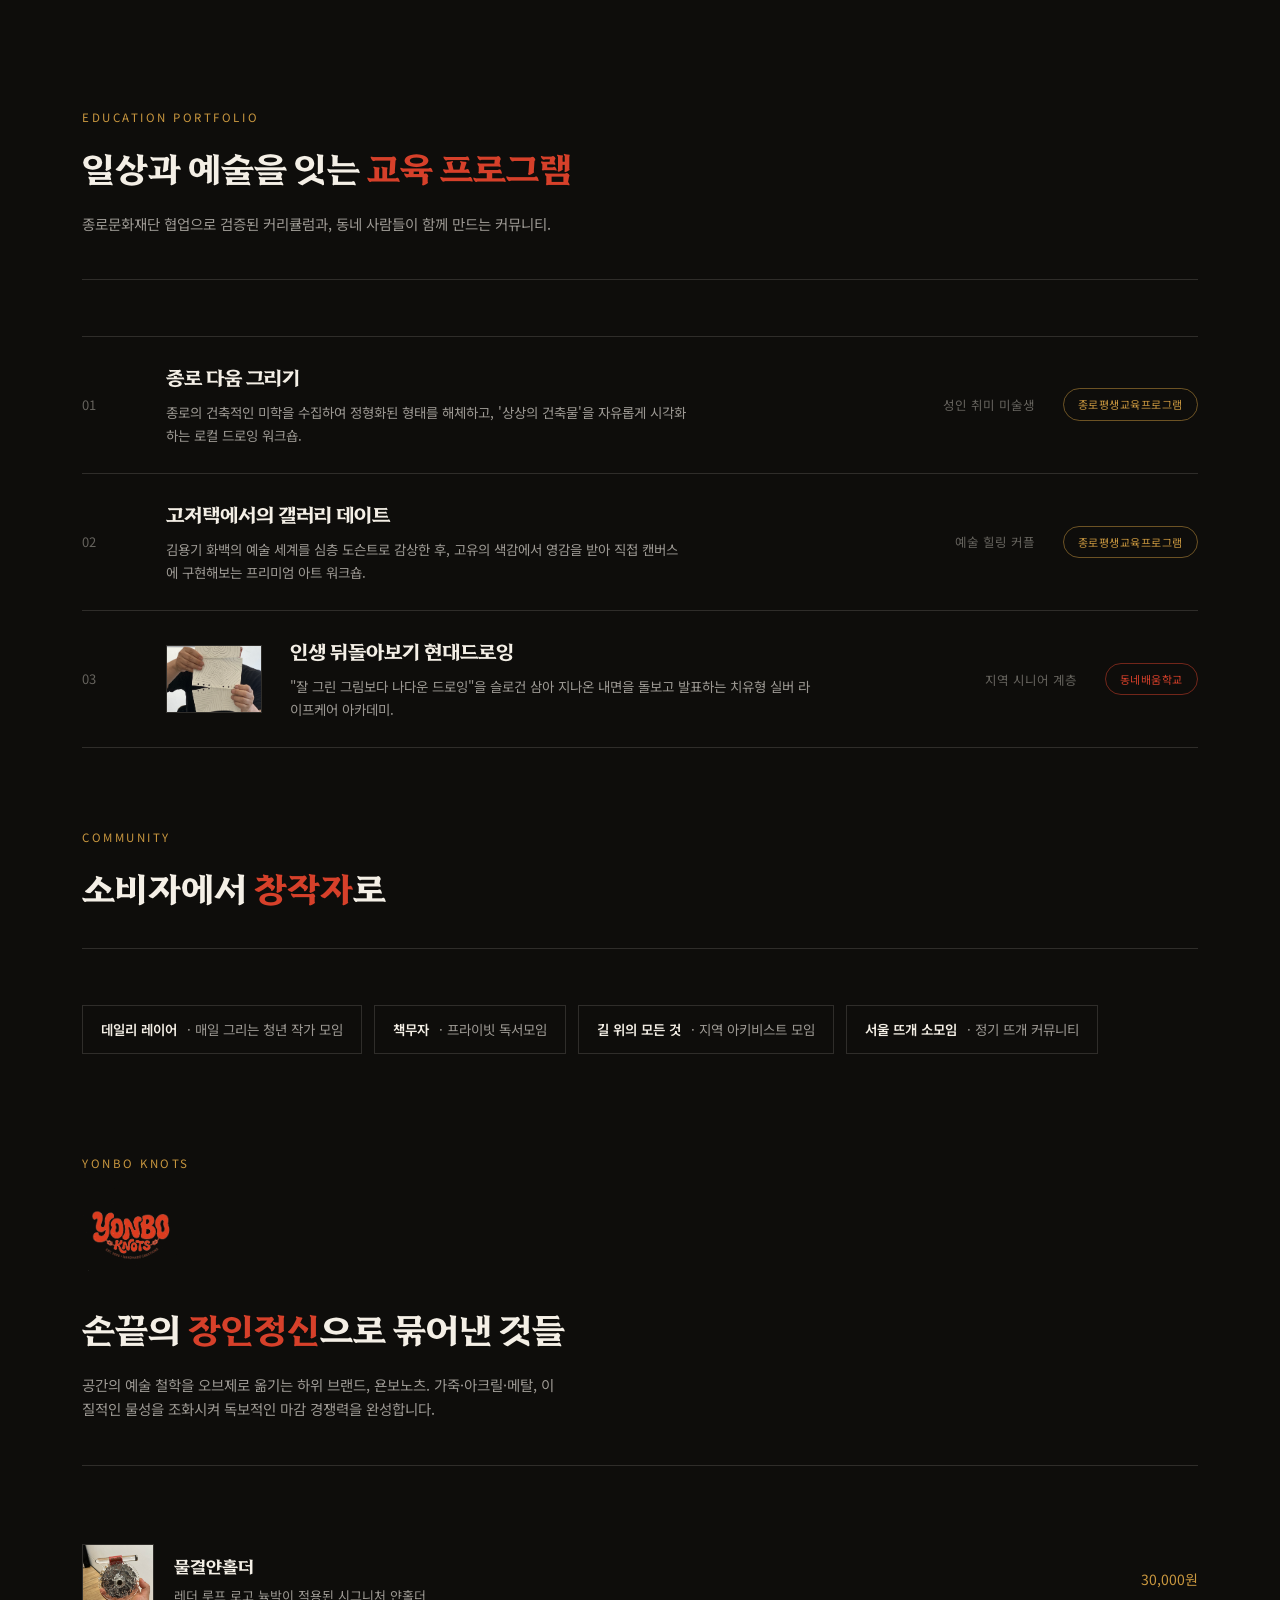
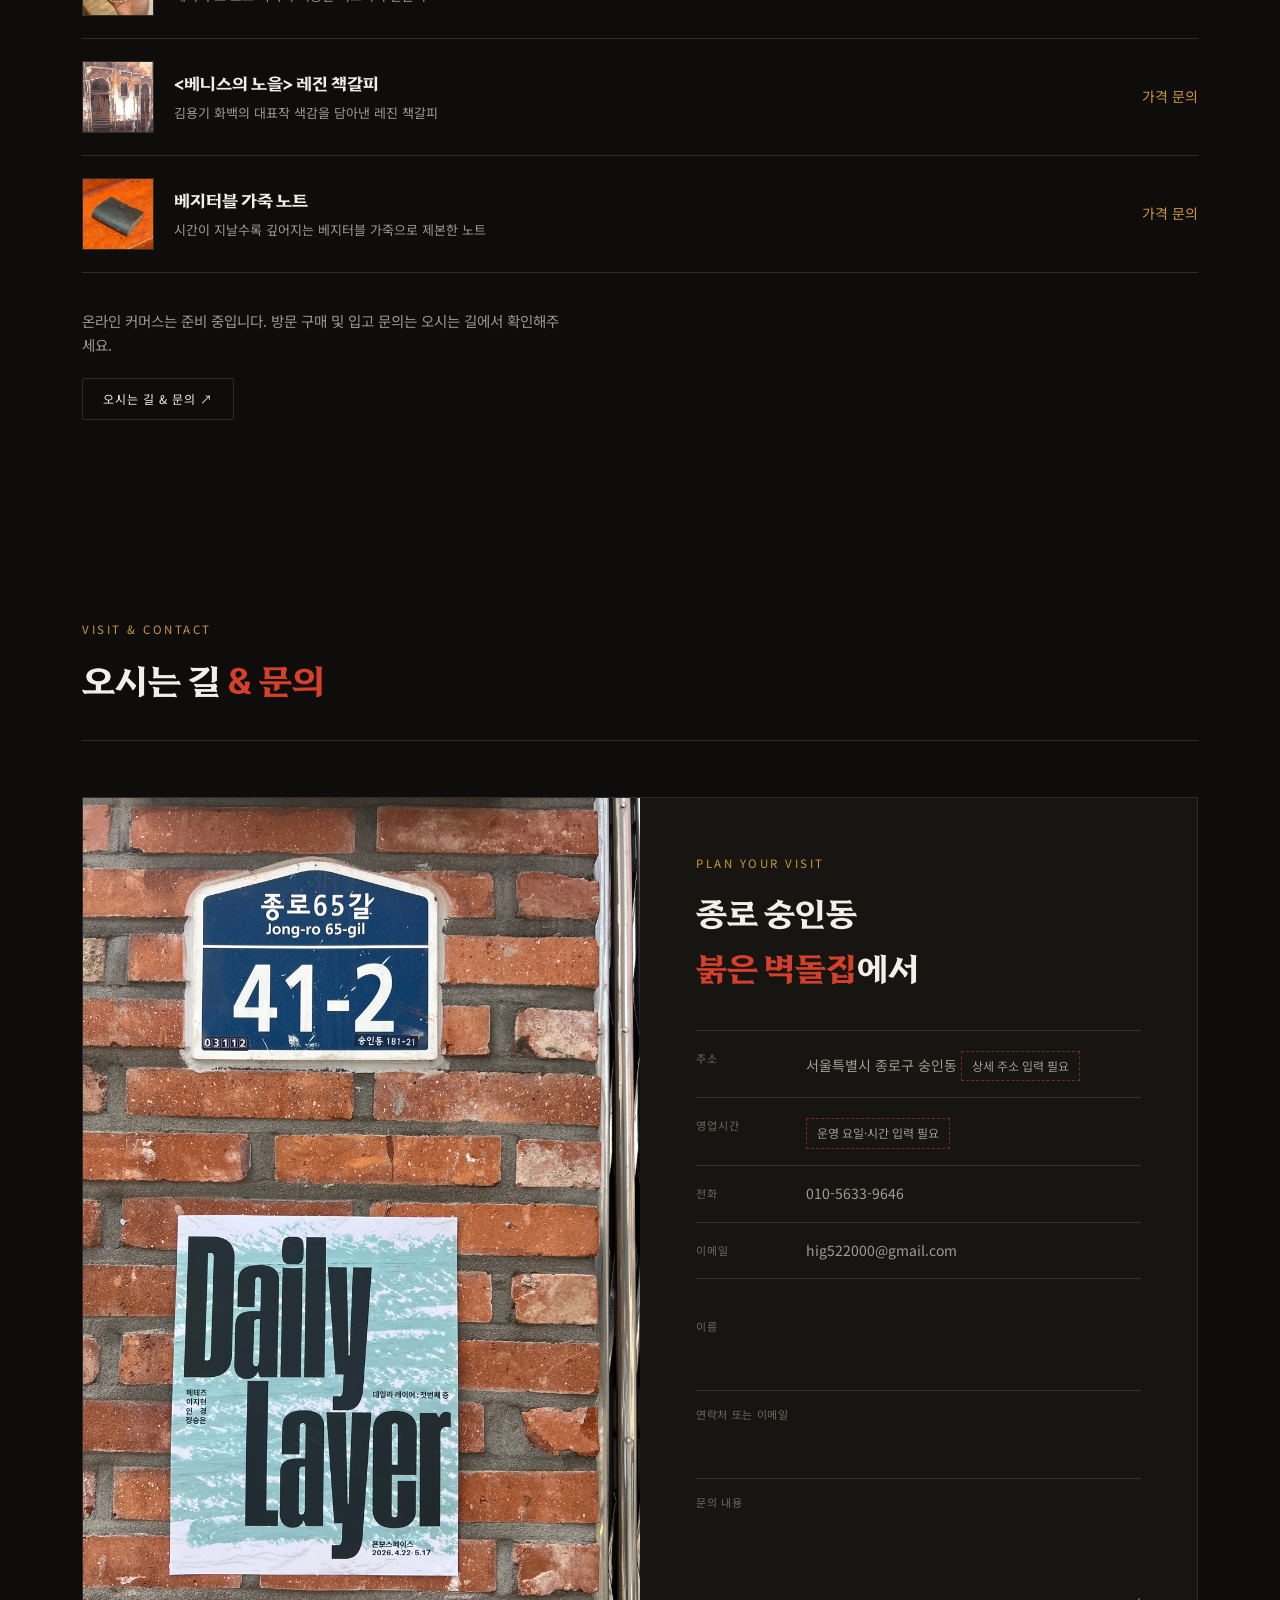
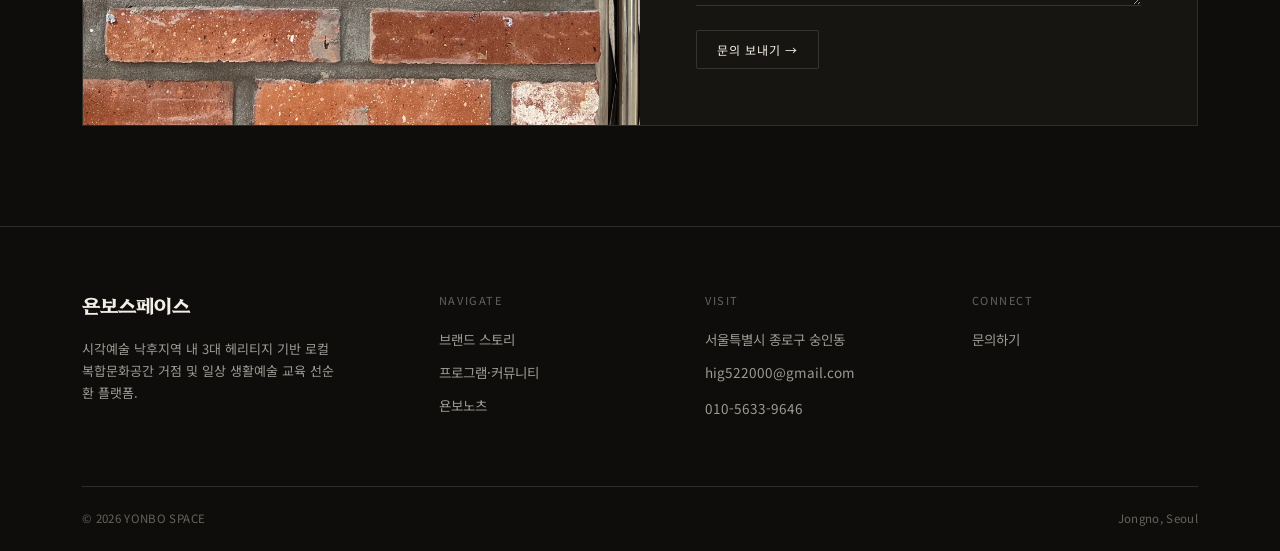
<file: homepage/index.html>
<!DOCTYPE html>
<html lang="ko">
<head>
  <meta charset="UTF-8" />
  <meta name="viewport" content="width=device-width, initial-scale=1.0" />
  <title>욘보스페이스 YONBO SPACE</title>
  <meta name="description" content="종로 숭인동, 3대를 이어온 예술가문의 유산이 살아 숨 쉬는 복합문화공간 욘보스페이스" />
  <meta name="robots" content="noindex, follow" />
  <link rel="canonical" href="https://hig522000-lgtm.github.io/yonbo-space-site/homepage-v2/" />
  <link rel="preconnect" href="https://fonts.googleapis.com" />
  <link rel="preconnect" href="https://fonts.gstatic.com" crossorigin />
  <link
    href="https://fonts.googleapis.com/css2?family=Noto+Sans+KR:wght@400;500;700;900&display=swap"
    rel="stylesheet"
  />
  <link rel="stylesheet" href="homepage.css" />
</head>
<body>
  <header class="site-header">
    <div class="wrap">
      <a href="#home" class="site-logo">
        <img src="images/logo-yonbospace.png" alt="욘보스페이스 로고" />
      </a>
      <nav class="site-nav">
        <a href="#home">홈</a>
        <a href="#heritage">브랜드 스토리</a>
        <a href="#works">공간 아카이브</a>
        <a href="#programs">프로그램·커뮤니티</a>
        <a href="#shop">욘보노츠</a>
      </nav>
      <a href="#visit" class="btn-cta">오시는 길 ↗</a>
    </div>
  </header>

  <main>
    <!-- HERO -->
    <section class="hero" id="home">
      <img class="hero-bg" src="images/hero-main.jpg" alt="욘보스페이스 벽면을 가득 채운 액자 갤러리 코너" />
      <div class="hero-gradient"></div>
      <div class="hero-content">
        <div class="wrap">
          <img class="hero-logo" src="images/logo-yonbospace.png" alt="욘보스페이스 로고" />
          <span class="hero-eyebrow">종로 숭인동 · 복합문화공간 — 1926 &ndash; 현재</span>
          <h1>일상에 색채가 스미는<br /><span class="type-en">종로 숭인동의 갤러리</span></h1>
          <p class="lead">
            인상파 화가 김용기 화백의 붉은 벽돌집을 이어받아, 3대째 흐르는 예술가문의 감각을
            동네의 일상으로 되돌리는 공간, 욘보스페이스입니다.
          </p>
          <div class="hero-meta">
            <a href="#heritage">브랜드 스토리 보기 →</a>
            <span class="meta-tag">3대 · 헤리티지 갤러리 · 종로문화재단 협업</span>
          </div>
        </div>
      </div>
    </section>

    <!-- TICKER -->
    <div class="ticker">
      <div class="ticker-track">
        <span>종로구 숭인동 붉은 벽돌집</span>
        <span>3대를 이어온 예술가문의 헤리티지</span>
        <span>종로문화재단 협업 공간</span>
        <span>화 – 일 운영 · 월요일 휴무</span>
        <span>욘보노츠 · 프리미엄 수공예 브랜드</span>
        <span>종로구 숭인동 붉은 벽돌집</span>
        <span>3대를 이어온 예술가문의 헤리티지</span>
        <span>종로문화재단 협업 공간</span>
        <span>화 – 일 운영 · 월요일 휴무</span>
        <span>욘보노츠 · 프리미엄 수공예 브랜드</span>
      </div>
    </div>

    <!-- HERITAGE: NUMBERED LIST -->
    <section class="section" id="heritage">
      <div class="wrap">
        <div class="section-head">
          <div>
            <span class="section-eyebrow">Heritage — 인상파 화가, 김용기</span>
            <h2>3대를 잇는 <span class="type-en">시간의 결</span></h2>
            <p class="section-lead">
              "그저 좋아서 또 그리고 싶어서 붓을 잡는다" — 평생을 독학으로 화폭에 뿌리내린
              한국 근현대 인상파 화가의 시간이, 욘보스페이스라는 공간으로 이어집니다.
            </p>
          </div>
        </div>
        <div class="numbered-list">
          <div class="numbered-row">
            <span class="row-index">01</span>
            <div class="row-thumb"><img src="images/heritage-1926.jpg" alt="욘보스페이스 외관 창가에 걸린 1926 표식" /></div>
            <div class="row-title">
              <h3>출생, 종로구 숭인동 붉은 벽돌집</h3>
              <p>독학으로 화폭에 뿌리내린 '색채의 화가' 김용기 화백, 평생을 이 집에서 창작 활동을 이어갔습니다.</p>
            </div>
            <span class="row-year">1926</span>
            <span class="pill pill--gold">Heritage</span>
          </div>
          <div class="numbered-row">
            <span class="row-index">02</span>
            <div class="row-thumb"><img src="images/heritage-award.jpg" alt="김용기 화백의 풍경화 작품" /></div>
            <div class="row-title">
              <h3>프랑스 르살롱전 금상 · 코트다쥐르 국제미술대전 대상</h3>
              <p>국내 근현대 회화사에서 독보적인 세계를 구축한 인상파 회화로 국제적으로 인정받았습니다.</p>
            </div>
            <span class="row-year">Award</span>
            <span class="pill pill--gold">Heritage</span>
          </div>
          <div class="numbered-row">
            <span class="row-index">03</span>
            <div class="row-thumb"><img src="images/heritage-gallery-open.jpg" alt="오픈 갤러리형 복합문화공간으로 재탄생한 내부 전경" /></div>
            <div class="row-title">
              <h3>94세로 세상을 떠나기 전까지 이젤 앞을 지킴</h3>
              <p>붉은 벽돌집은 오랜 주거의 역사를 지닌 채, 오픈 갤러리형 복합문화공간으로 새로운 시간을 시작했습니다.</p>
            </div>
            <span class="row-year">2020</span>
            <span class="pill">Space</span>
          </div>
          <div class="numbered-row">
            <span class="row-index">04</span>
            <div class="row-thumb"><img src="images/heritage-guide-current.jpg" alt="황인경 대표가 방문객에게 갤러리를 도슨트하는 모습" /></div>
            <div class="row-title">
              <h3>손녀 황인경, 3대째 공간을 잇다</h3>
              <p>서양화 전공과 귀금속 가공 국가자격을 지닌 대표자가 할아버지의 예술관을 계승해 욘보스페이스를 운영합니다.</p>
            </div>
            <span class="row-year">현재</span>
            <span class="pill">Now</span>
          </div>
        </div>
        <div class="painting-gallery">
          <figure>
            <img src="images/painting-alley.jpg" alt="김용기 화백의 골목 풍경화" />
            <figcaption>골목, 빛이 스미는 순간</figcaption>
          </figure>
          <figure>
            <img src="images/painting-rooftops.jpg" alt="김용기 화백의 지붕 풍경화" />
            <figcaption>지붕들, 마을의 결</figcaption>
          </figure>
          <figure>
            <img src="images/painting-watermelon-kids.jpg" alt="김용기 화백의 아이들 그림" />
            <figcaption>수박 나르는 아이들</figcaption>
          </figure>
        </div>
      </div>
    </section>

    <!-- SELECTED WORKS: MASONRY -->
    <section class="section" id="works" style="padding-top:0;">
      <div class="wrap">
        <div class="section-head">
          <div>
            <span class="section-eyebrow">Archive</span>
            <h2>공간의 다섯 가지 <span class="type-en">순간들</span></h2>
          </div>
        </div>
        <div class="works-grid">
          <div class="work-item">
            <img src="images/axis-community.jpg" alt="갤러리 테이블에 둘러앉아 뜨개와 독서를 즐기는 커뮤니티 모임" />
            <div class="work-caption">
              <h4>Space &amp; Community</h4>
              <span>상설 갤러리 · 핸드메이드 카페 · 커뮤니티 모임</span>
            </div>
          </div>
          <div class="work-item">
            <img src="images/axis-education.jpg" alt="종로문화재단 숭인제2동 평생학습센터 현판" />
            <div class="work-caption">
              <h4>Public &amp; Education</h4>
              <span>종로문화재단 협업 · 동네배움학교</span>
            </div>
          </div>
          <div class="work-item">
            <img src="images/axis-craft.jpg" alt="손끝으로 작은 공예 오브제를 다는 모습" />
            <div class="work-caption">
              <h4>Product &amp; Brand</h4>
              <span>욘보노츠 · 프리미엄 수공예</span>
            </div>
          </div>
          <div class="work-item">
            <img src="images/community-bookclub.jpg" alt="갤러리 조각상 앞에서 책을 읽는 책무자 독서모임 회원" />
            <div class="work-caption">
              <h4>책무자</h4>
              <span>프라이빗 독서모임</span>
            </div>
          </div>
          <div class="work-item">
            <img src="images/community-knitneedles.jpg" alt="색색으로 완성된 수제 대바늘 컬렉션" />
            <div class="work-caption">
              <h4>대바늘 만들기 대작전</h4>
              <span>서울 뜨개 소모임 워크숍</span>
            </div>
          </div>
        </div>
      </div>
    </section>

    <!-- PROGRAMS -->
    <section class="section" id="programs">
      <div class="wrap">
        <div class="section-head">
          <div>
            <span class="section-eyebrow">Education Portfolio</span>
            <h2>일상과 예술을 잇는 <span class="type-en">교육 프로그램</span></h2>
            <p class="section-lead">종로문화재단 협업으로 검증된 커리큘럼과, 동네 사람들이 함께 만드는 커뮤니티.</p>
          </div>
        </div>
        <div class="numbered-list">
          <div class="text-row">
            <span class="row-index">01</span>
            <div class="row-title">
              <h3>종로 다움 그리기</h3>
              <p>종로의 건축적인 미학을 수집하여 정형화된 형태를 해체하고, '상상의 건축물'을 자유롭게 시각화하는 로컬 드로잉 워크숍.</p>
            </div>
            <span class="row-year">성인 취미 미술생</span>
            <span class="pill pill--gold">종로평생교육프로그램</span>
          </div>
          <div class="text-row">
            <span class="row-index">02</span>
            <div class="row-title">
              <h3>고저택에서의 갤러리 데이트</h3>
              <p>김용기 화백의 예술 세계를 심층 도슨트로 감상한 후, 고유의 색감에서 영감을 받아 직접 캔버스에 구현해보는 프리미엄 아트 워크숍.</p>
            </div>
            <span class="row-year">예술 힐링 커플</span>
            <span class="pill pill--gold">종로평생교육프로그램</span>
          </div>
          <div class="text-row text-row--photo" style="border-bottom:1px solid var(--line);">
            <span class="row-index">03</span>
            <div class="row-thumb"><img src="images/program-neighborhood-class.jpg" alt="동네배움학교 회원이 대칭 패턴 드로잉 3장을 들어보이는 모습" /></div>
            <div class="row-title">
              <h3>인생 뒤돌아보기 현대드로잉</h3>
              <p>"잘 그린 그림보다 나다운 드로잉"을 슬로건 삼아 지나온 내면을 돌보고 발표하는 치유형 실버 라이프케어 아카데미.</p>
            </div>
            <span class="row-year">지역 시니어 계층</span>
            <span class="pill">동네배움학교</span>
          </div>
        </div>

        <div class="section-head" style="margin-top:80px;">
          <div>
            <span class="section-eyebrow">Community</span>
            <h2>소비자에서 <span class="type-en">창작자</span>로</h2>
          </div>
        </div>
        <div class="tag-row">
          <span class="tag-chip"><strong>데일리 레이어</strong> · 매일 그리는 청년 작가 모임</span>
          <span class="tag-chip"><strong>책무자</strong> · 프라이빗 독서모임</span>
          <span class="tag-chip"><strong>길 위의 모든 것</strong> · 지역 아키비스트 모임</span>
          <span class="tag-chip"><strong>서울 뜨개 소모임</strong> · 정기 뜨개 커뮤니티</span>
        </div>
      </div>
    </section>

    <!-- SHOP -->
    <section class="section" id="shop" style="padding-top:0;">
      <div class="wrap">
        <div class="section-head">
          <div>
            <span class="section-eyebrow">Yonbo Knots</span>
            <img class="brand-logo-badge" src="images/logo-yonboknots.png" alt="욘보노츠 로고" />
            <h2>손끝의 <span class="type-en">장인정신</span>으로 묶어낸 것들</h2>
            <p class="section-lead">공간의 예술 철학을 오브제로 옮기는 하위 브랜드, 욘보노츠. 가죽·아크릴·메탈, 이질적인 물성을 조화시켜 독보적인 마감 경쟁력을 완성합니다.</p>
          </div>
        </div>
        <div>
          <div class="product-row">
            <div class="product-thumb"><img src="images/product-yarnholder.jpg" alt="물결얀홀더 제품 사진" /></div>
            <div><h4>물결얀홀더</h4><p>레더 루프 로고 뉵박이 적용된 시그니처 얀홀더</p></div>
            <span class="product-price">30,000원</span>
          </div>
          <div class="product-row">
            <div class="product-thumb"><img src="images/painting-venice.jpg" alt="김용기 화백의 베니스 풍경화" /></div>
            <div><h4>&lt;베니스의 노을&gt; 레진 책갈피</h4><p>김용기 화백의 대표작 색감을 담아낸 레진 책갈피</p></div>
            <span class="product-price">가격 문의</span>
          </div>
          <div class="product-row" style="border-bottom:1px solid var(--line);">
            <div class="product-thumb"><img src="images/product-leathernote.jpg" alt="베지터블 가죽 노트 제품 사진" /></div>
            <div><h4>베지터블 가죽 노트</h4><p>시간이 지날수록 깊어지는 베지터블 가죽으로 제본한 노트</p></div>
            <span class="product-price">가격 문의</span>
          </div>
        </div>
        <div style="margin-top:36px;">
          <p class="section-lead" style="margin-bottom:20px;">온라인 커머스는 준비 중입니다. 방문 구매 및 입고 문의는 오시는 길에서 확인해주세요.</p>
          <a href="#visit" class="btn-cta">오시는 길 &amp; 문의 ↗</a>
        </div>
      </div>
    </section>

    <!-- VISIT -->
    <section class="section" id="visit">
      <div class="wrap">
        <div class="section-head">
          <div>
            <span class="section-eyebrow">Visit &amp; Contact</span>
            <h2>오시는 길 <span class="type-en">&amp; 문의</span></h2>
          </div>
        </div>
        <div class="visit-banner">
          <div class="visit-photo">
            <img src="images/hero-brick-exterior.jpg" alt="종로 숭인동, 욘보스페이스의 붉은 벽돌집 외관" />
          </div>
          <div class="visit-info">
            <span class="section-eyebrow">Plan Your Visit</span>
            <h2>종로 숭인동<br /><span class="type-en">붉은 벽돌집</span>에서</h2>
            <ul class="visit-detail-list">
              <li>
                <span class="label">주소</span>
                <span>
                  서울특별시 종로구 숭인동
                  <span class="note-inline">상세 주소 입력 필요</span>
                </span>
              </li>
              <li>
                <span class="label">영업시간</span>
                <span><span class="note-inline">운영 요일·시간 입력 필요</span></span>
              </li>
              <li>
                <span class="label">전화</span>
                <span>010-5633-9646</span>
              </li>
              <li>
                <span class="label">이메일</span>
                <span>hig522000@gmail.com</span>
              </li>
            </ul>
            <form
              class="contact-form"
              action="mailto:hig522000@gmail.com"
              method="post"
              enctype="text/plain"
            >
              <label for="visitorName">이름</label>
              <input type="text" id="visitorName" name="이름" required />
              <label for="visitorContact">연락처 또는 이메일</label>
              <input type="text" id="visitorContact" name="연락처" required />
              <label for="visitorMessage">문의 내용</label>
              <textarea id="visitorMessage" name="문의내용" rows="3" required></textarea>
              <button type="submit" class="btn-cta">문의 보내기 →</button>
            </form>
          </div>
        </div>
      </div>
    </section>
  </main>

  <footer class="site-footer">
    <div class="wrap">
      <div class="footer-grid">
        <div class="footer-brand">
          <h3>욘보스페이스</h3>
          <p>시각예술 낙후지역 내 3대 헤리티지 기반 로컬 복합문화공간 거점 및 일상 생활예술 교육 선순환 플랫폼.</p>
        </div>
        <div class="footer-col">
          <span>Navigate</span>
          <a href="#heritage">브랜드 스토리</a>
          <a href="#programs">프로그램·커뮤니티</a>
          <a href="#shop">욘보노츠</a>
        </div>
        <div class="footer-col">
          <span>Visit</span>
          <p>서울특별시 종로구 숭인동</p>
          <a href="mailto:hig522000@gmail.com">hig522000@gmail.com</a>
          <p>010-5633-9646</p>
        </div>
        <div class="footer-col">
          <span>Connect</span>
          <a href="#visit">문의하기</a>
        </div>
      </div>
      <div class="footer-bottom">
        <span>© 2026 YONBO SPACE</span>
        <span>Jongno, Seoul</span>
      </div>
    </div>
  </footer>
</body>
</html>
</file>
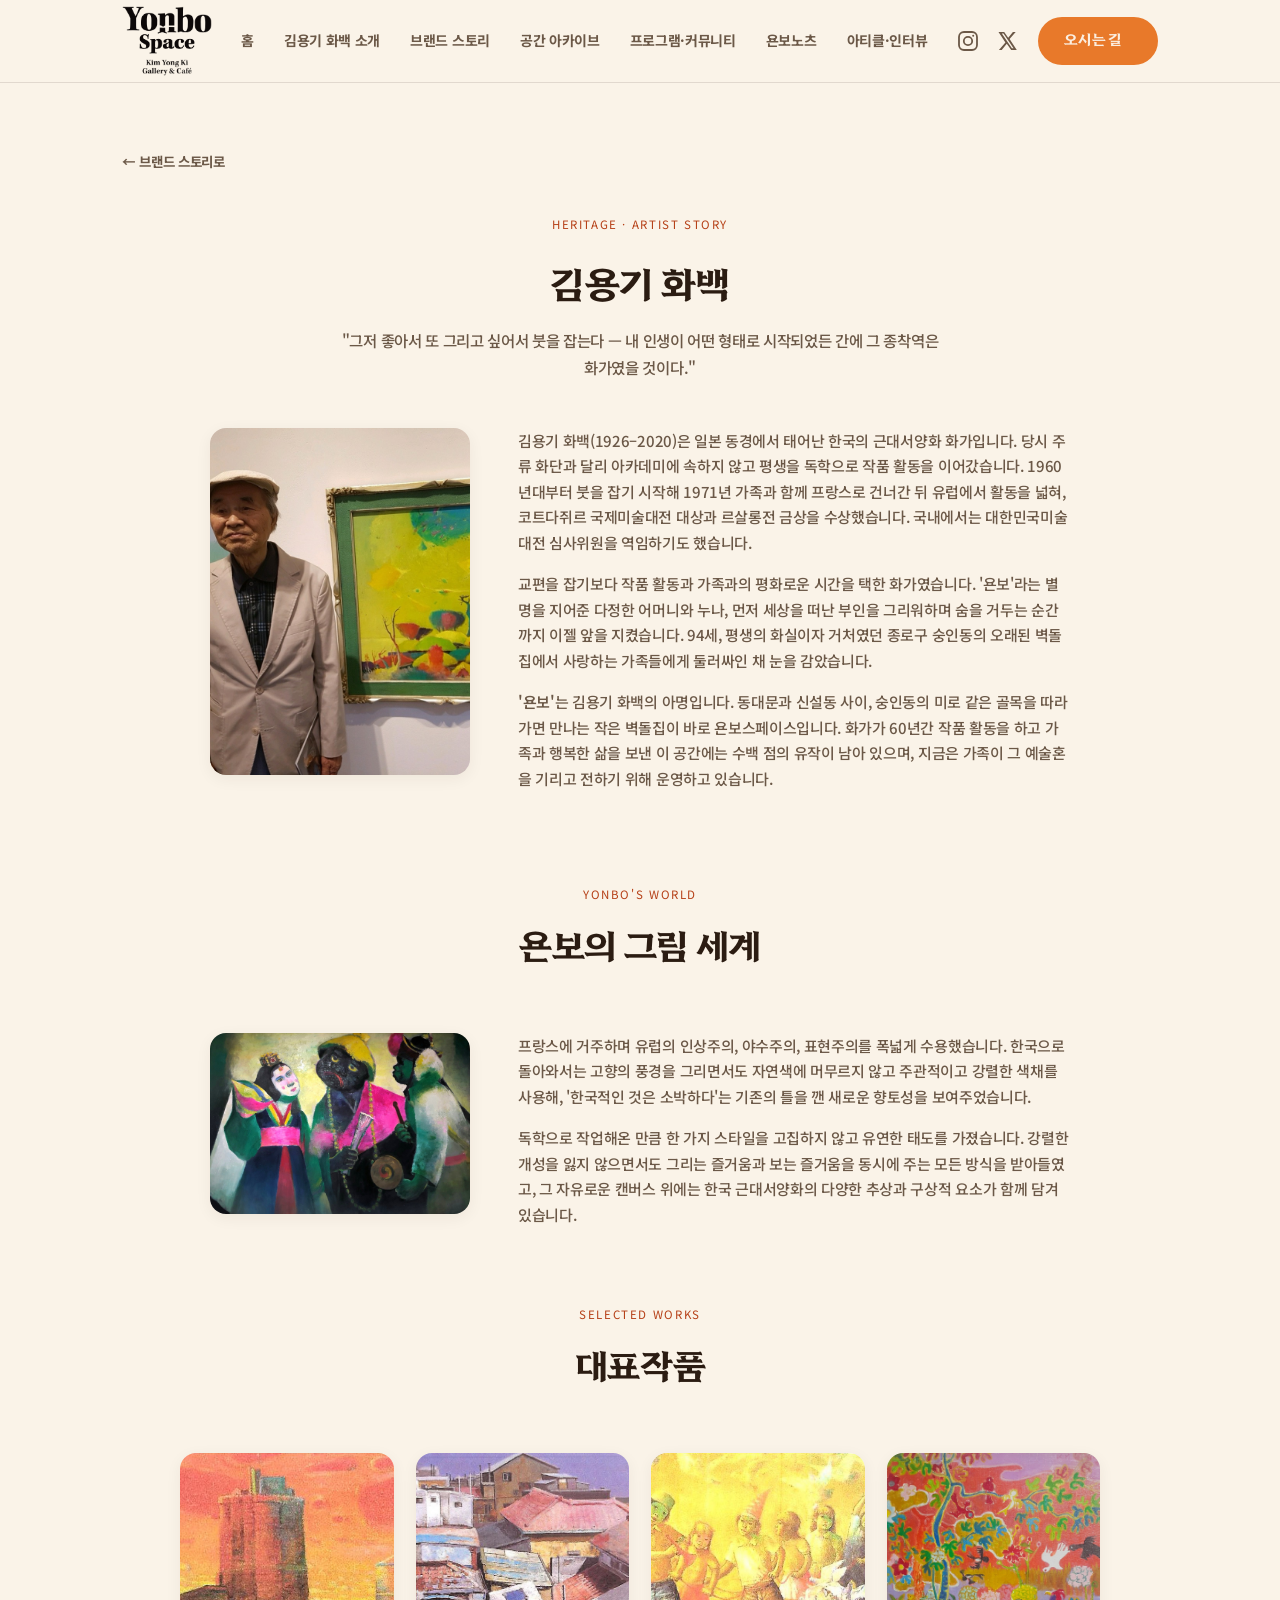
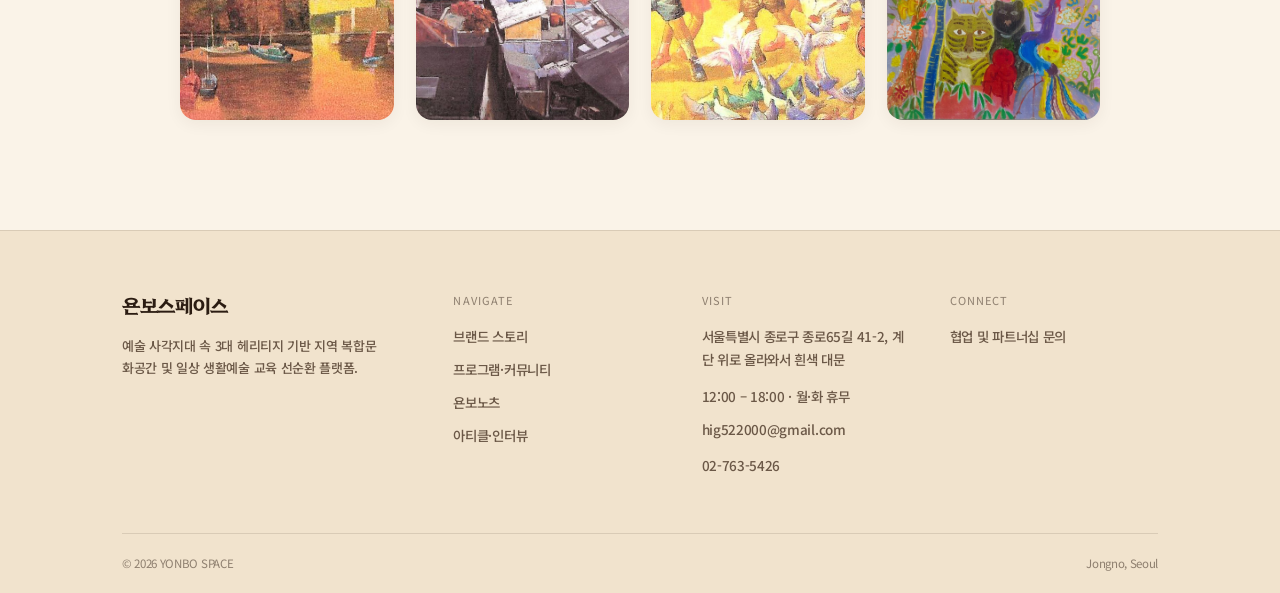
<file: homepage-v2/artist.html>
<!DOCTYPE html>
<html lang="ko">
<head>
  <meta charset="UTF-8" />
  <meta name="viewport" content="width=device-width, initial-scale=1.0" />
  <title>김용기 화백 소개 · 욘보스페이스 YONBO SPACE</title>
  <meta name="description" content="욘보스페이스의 뿌리, 인상파 화가 김용기 화백 소개" />
  <meta property="og:title" content="김용기 화백 소개 · 욘보스페이스 YONBO SPACE" />
  <meta property="og:description" content="욘보스페이스의 뿌리, 인상파 화가 김용기 화백 소개" />
  <meta property="og:image" content="https://hig522000-lgtm.github.io/yonbo-space-site/homepage-v2/images/og-image.jpg" />
  <meta property="og:url" content="https://hig522000-lgtm.github.io/yonbo-space-site/homepage-v2/artist.html" />
  <meta property="og:type" content="website" />
  <meta name="twitter:card" content="summary_large_image" />
  <link rel="preconnect" href="https://fonts.googleapis.com" />
  <link rel="preconnect" href="https://fonts.gstatic.com" crossorigin />
  <link
    href="https://fonts.googleapis.com/css2?family=Noto+Sans+KR:wght@400;500;700;900&display=swap"
    rel="stylesheet"
  />
  <link rel="stylesheet" href="homepage-v2.css" />
</head>
<body>
  <header class="site-header">
    <div class="wrap">
      <a href="index.html#home" class="site-logo">
        <img src="images/logo-yonbospace.png" alt="욘보스페이스 로고" />
      </a>
      <nav class="site-nav">
        <a href="index.html#home">홈</a>
        <a href="artist.html">김용기 화백 소개</a>
        <a href="index.html#heritage">브랜드 스토리</a>
        <a href="index.html#works">공간 아카이브</a>
        <a href="index.html#programs">프로그램·커뮤니티</a>
        <a href="index.html#shop">욘보노츠</a>
        <a href="articles.html">아티클·인터뷰</a>
      </nav>
      <div class="header-actions">
        <div class="site-social">
          <a href="https://instagram.com/yonbospace" target="_blank" rel="noopener" aria-label="욘보스페이스 인스타그램 @yonbospace">
            <svg viewBox="0 0 24 24" width="18" height="18" fill="none" stroke="currentColor" stroke-width="1.8"><rect x="3" y="3" width="18" height="18" rx="5"/><circle cx="12" cy="12" r="4.2"/><circle cx="17.2" cy="6.8" r="1" fill="currentColor" stroke="none"/></svg>
          </a>
          <a href="https://twitter.com/yonbospace" target="_blank" rel="noopener" aria-label="욘보스페이스 트위터 @yonbospace">
            <svg viewBox="0 0 24 24" width="18" height="18" fill="currentColor"><path d="M18.9 3H21.7L15.6 10.1L22.8 21H17.2L12.8 14.7L7.7 21H4.9L11.4 13.4L4.5 3H10.2L14.2 8.8L18.9 3ZM17.9 19.3H19.5L9.5 4.6H7.8L17.9 19.3Z"/></svg>
          </a>
        </div>
        <a href="index.html#visit" class="btn-pill">오시는 길 →</a>
      </div>
    </div>
  </header>

  <main>
    <section class="section program-detail">
      <div class="wrap">
        <a href="index.html#heritage" class="program-back">← 브랜드 스토리로</a>

        <div class="program-detail-head">
          <span class="section-eyebrow">Heritage · Artist Story</span>
          <h1>김용기 화백</h1>
          <p class="program-detail-lead">
            "그저 좋아서 또 그리고 싶어서 붓을 잡는다 — 내 인생이 어떤 형태로 시작되었든 간에
            그 종착역은 화가였을 것이다."
          </p>
        </div>

        <div class="artist-profile-grid">
          <img class="artist-work-photo artist-portrait-photo" src="images/artist-profile.jpg" alt="자신의 작품 앞에 선 김용기 화백" />
          <div class="artist-bio">
            <p>
              김용기 화백(1926–2020)은 일본 동경에서 태어난 한국의 근대서양화 화가입니다.
              당시 주류 화단과 달리 아카데미에 속하지 않고 평생을 독학으로 작품 활동을
              이어갔습니다. 1960년대부터 붓을 잡기 시작해 1971년 가족과 함께 프랑스로
              건너간 뒤 유럽에서 활동을 넓혀, 코트다쥐르 국제미술대전 대상과 르살롱전
              금상을 수상했습니다. 국내에서는 대한민국미술대전 심사위원을 역임하기도
              했습니다.
            </p>
            <p>
              교편을 잡기보다 작품 활동과 가족과의 평화로운 시간을 택한 화가였습니다.
              '욘보'라는 별명을 지어준 다정한 어머니와 누나, 먼저 세상을 떠난 부인을
              그리워하며 숨을 거두는 순간까지 이젤 앞을 지켰습니다. 94세, 평생의
              화실이자 거처였던 종로구 숭인동의 오래된 벽돌집에서 사랑하는 가족들에게
              둘러싸인 채 눈을 감았습니다.
            </p>
            <p>
              <strong style="font-weight:600;">'욘보'</strong>는 김용기 화백의 아명입니다. 동대문과 신설동 사이, 숭인동의 미로
              같은 골목을 따라가면 만나는 작은 벽돌집이 바로 욘보스페이스입니다. 화가가
              60년간 작품 활동을 하고 가족과 행복한 삶을 보낸 이 공간에는 수백 점의
              유작이 남아 있으며, 지금은 가족이 그 예술혼을 기리고 전하기 위해
              운영하고 있습니다.
            </p>
          </div>
        </div>

        <div class="section-head">
          <span class="section-eyebrow">Yonbo's World</span>
          <h2>욘보의 그림 세계</h2>
        </div>
        <div class="artist-profile-grid" style="margin-bottom:56px;">
          <img class="artist-work-photo artist-work-photo--full" src="images/artist-world.jpg" alt="김용기 화백의 탈춤 인물을 그린 회화" />
          <div class="artist-bio">
            <p>
              프랑스에 거주하며 유럽의 인상주의, 야수주의, 표현주의를 폭넓게 수용했습니다.
              한국으로 돌아와서는 고향의 풍경을 그리면서도 자연색에 머무르지 않고
              주관적이고 강렬한 색채를 사용해, '한국적인 것은 소박하다'는 기존의 틀을
              깬 새로운 향토성을 보여주었습니다.
            </p>
            <p>
              독학으로 작업해온 만큼 한 가지 스타일을 고집하지 않고 유연한 태도를
              가졌습니다. 강렬한 개성을 잃지 않으면서도 그리는 즐거움과 보는 즐거움을
              동시에 주는 모든 방식을 받아들였고, 그 자유로운 캔버스 위에는 한국
              근대서양화의 다양한 추상과 구상적 요소가 함께 담겨 있습니다.
            </p>
          </div>
        </div>

        <div class="section-head">
          <span class="section-eyebrow">Selected Works</span>
          <h2>대표작품</h2>
        </div>
        <div class="artist-works-grid">
          <img src="images/artist-work-1.jpg" alt="김용기 화백의 노을 진 항구와 등대 풍경화" />
          <img src="images/artist-work-2.jpg" alt="김용기 화백의 산동네 지붕 풍경화" />
          <img src="images/artist-work-3.jpg" alt="김용기 화백의 비둘기와 뛰노는 아이들 그림" />
          <img src="images/artist-work-4.jpg" alt="김용기 화백의 호랑이와 검은 고양이가 등장하는 민화풍 회화" />
        </div>
      </div>
    </section>
  </main>

  <footer class="site-footer">
    <div class="wrap">
      <div class="footer-grid">
        <div class="footer-brand">
          <h3>욘보스페이스</h3>
          <p>예술 사각지대 속 3대 헤리티지 기반 지역 복합문화공간 및 일상 생활예술 교육 선순환 플랫폼.</p>
        </div>
        <div class="footer-col">
          <span>Navigate</span>
          <a href="index.html#heritage">브랜드 스토리</a>
          <a href="index.html#programs">프로그램·커뮤니티</a>
          <a href="index.html#shop">욘보노츠</a>
          <a href="articles.html">아티클·인터뷰</a>
        </div>
        <div class="footer-col">
          <span>Visit</span>
          <p>서울특별시 종로구 종로65길 41-2, 계단 위로 올라와서 흰색 대문</p>
          <p>12:00 – 18:00 · 월·화 휴무</p>
          <a href="mailto:hig522000@gmail.com">hig522000@gmail.com</a>
          <p>02-763-5426</p>
        </div>
        <div class="footer-col">
          <span>Connect</span>
          <a href="index.html#visit">협업 및 파트너십 문의</a>
        </div>
      </div>
      <div class="footer-bottom">
        <span>© 2026 YONBO SPACE</span>
        <span>Jongno, Seoul</span>
      </div>
    </div>
  </footer>
</body>
</html>
</file>
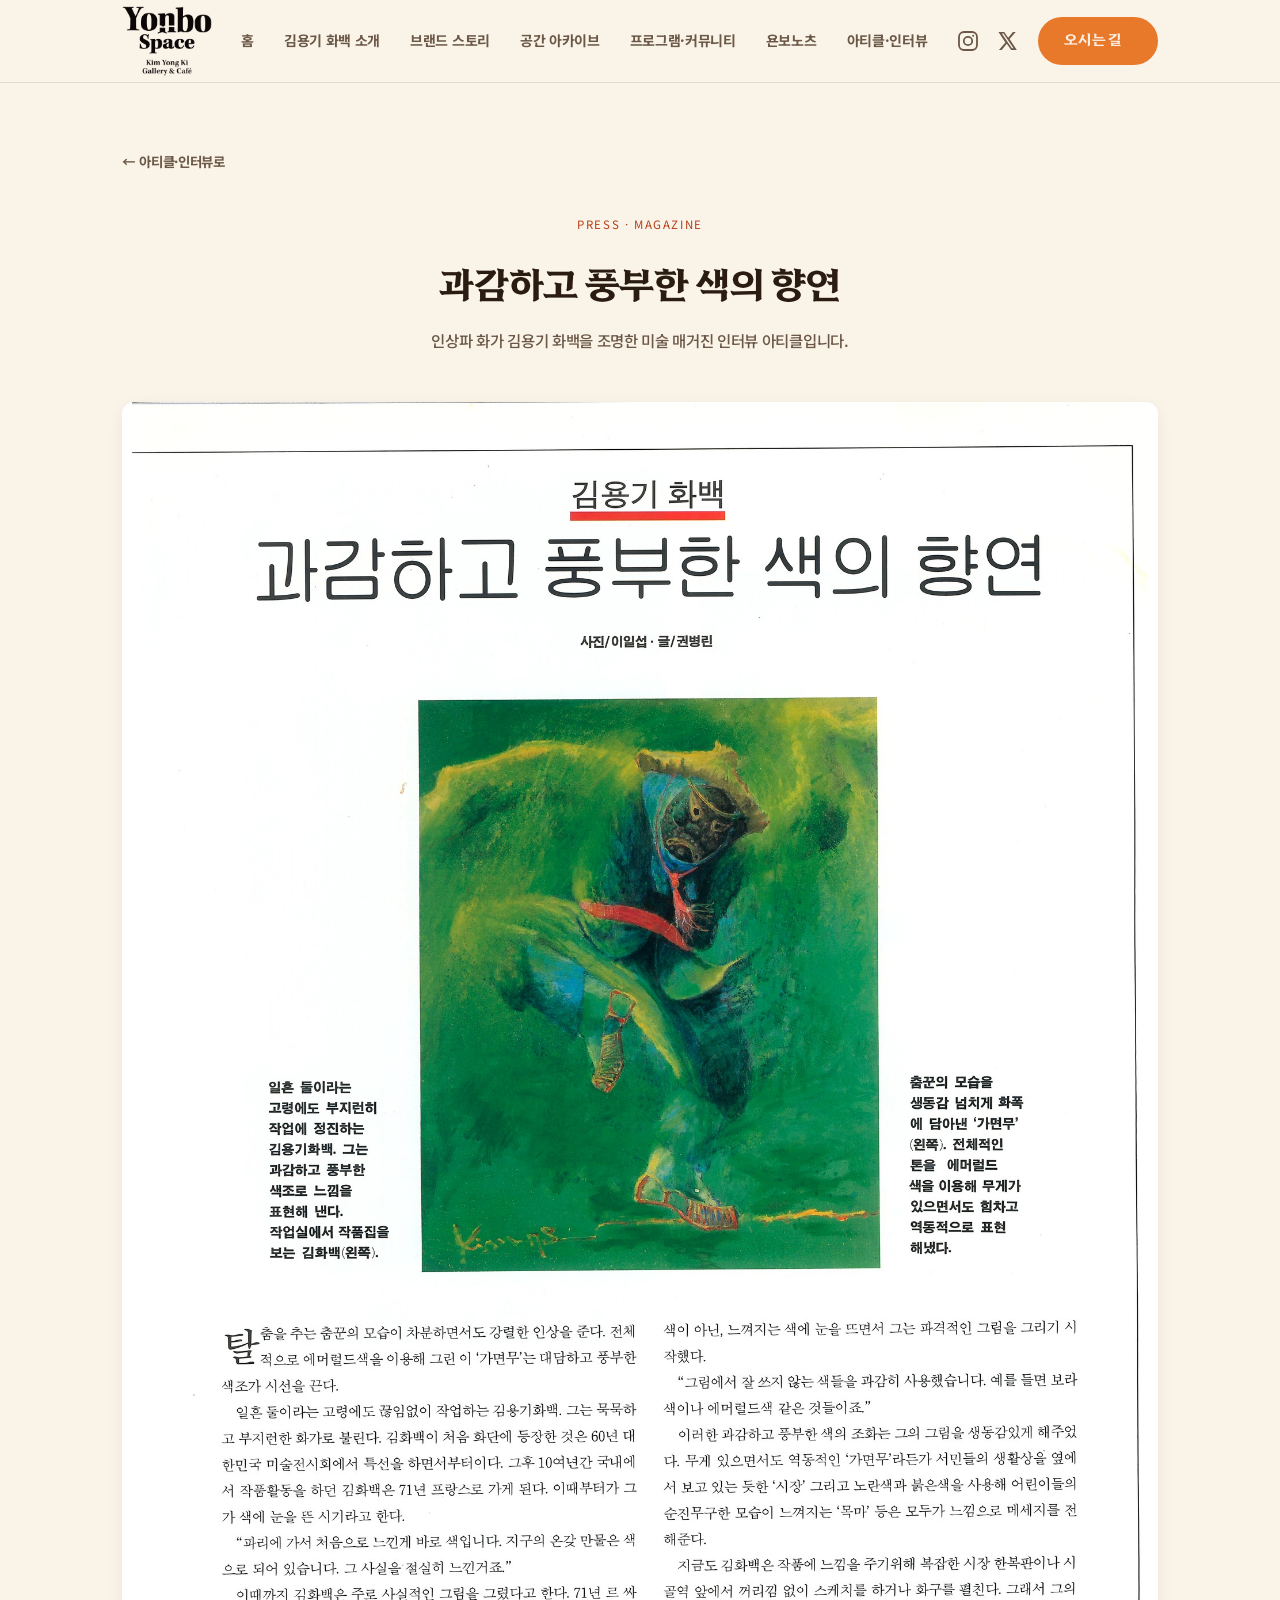
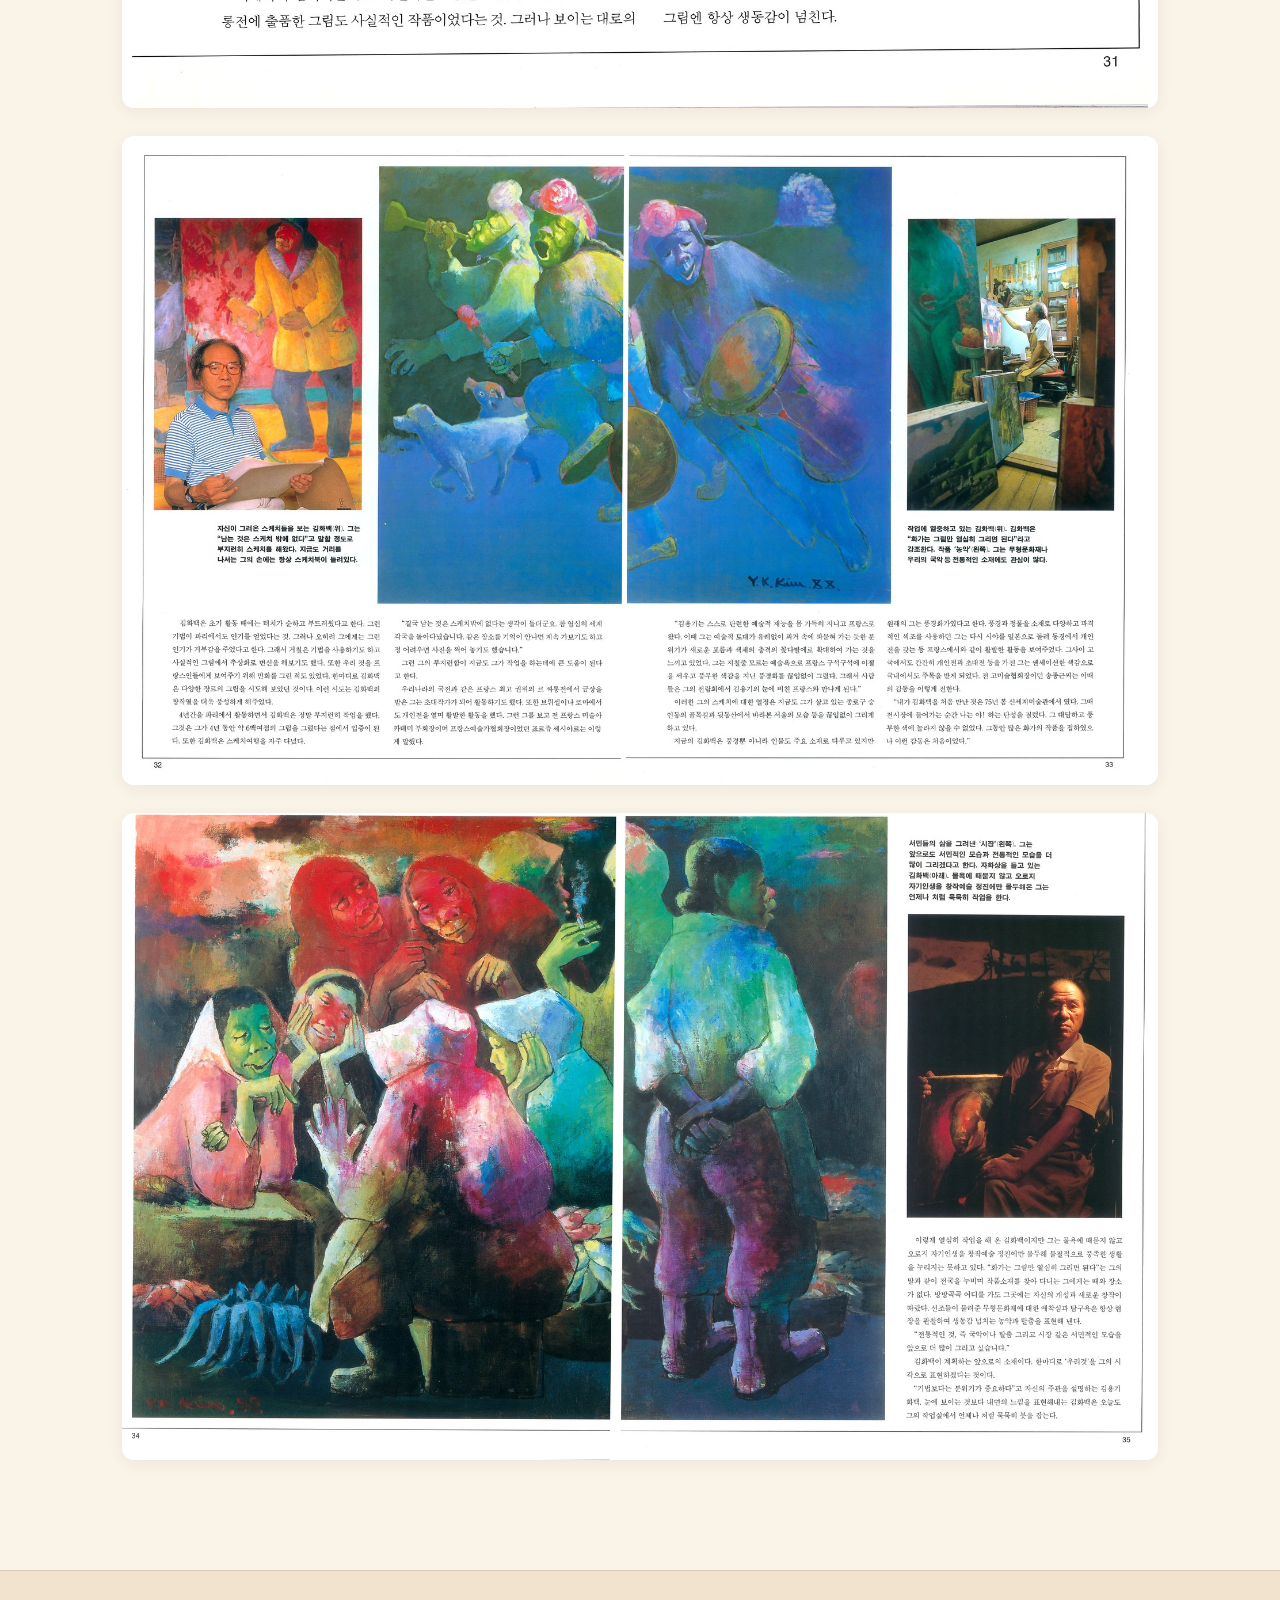
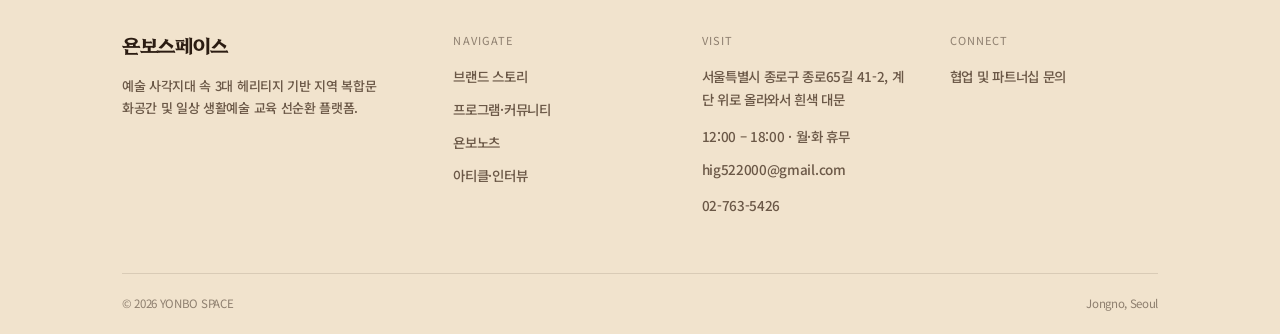
<file: homepage-v2/articles/kim-yongki-magazine.html>
<!DOCTYPE html>
<html lang="ko">
<head>
  <meta charset="UTF-8" />
  <meta name="viewport" content="width=device-width, initial-scale=1.0" />
  <title>과감하고 풍부한 색의 향연 · 욘보스페이스 YONBO SPACE</title>
  <meta name="description" content="김용기 화백을 다룬 미술 매거진 인터뷰 아티클" />
  <meta property="og:title" content="과감하고 풍부한 색의 향연 · 욘보스페이스 YONBO SPACE" />
  <meta property="og:description" content="김용기 화백을 다룬 미술 매거진 인터뷰 아티클" />
  <meta property="og:image" content="https://hig522000-lgtm.github.io/yonbo-space-site/homepage-v2/images/og-image.jpg" />
  <meta property="og:url" content="https://hig522000-lgtm.github.io/yonbo-space-site/homepage-v2/articles/kim-yongki-magazine.html" />
  <meta property="og:type" content="website" />
  <meta name="twitter:card" content="summary_large_image" />
  <link rel="preconnect" href="https://fonts.googleapis.com" />
  <link rel="preconnect" href="https://fonts.gstatic.com" crossorigin />
  <link
    href="https://fonts.googleapis.com/css2?family=Noto+Sans+KR:wght@400;500;700;900&display=swap"
    rel="stylesheet"
  />
  <link rel="stylesheet" href="../homepage-v2.css" />
</head>
<body>
  <header class="site-header">
    <div class="wrap">
      <a href="../index.html#home" class="site-logo">
        <img src="../images/logo-yonbospace.png" alt="욘보스페이스 로고" />
      </a>
      <nav class="site-nav">
        <a href="../index.html#home">홈</a>
        <a href="../artist.html">김용기 화백 소개</a>
        <a href="../index.html#heritage">브랜드 스토리</a>
        <a href="../index.html#works">공간 아카이브</a>
        <a href="../index.html#programs">프로그램·커뮤니티</a>
        <a href="../index.html#shop">욘보노츠</a>
        <a href="../articles.html">아티클·인터뷰</a>
      </nav>
      <div class="header-actions">
        <div class="site-social">
          <a href="https://instagram.com/yonbospace" target="_blank" rel="noopener" aria-label="욘보스페이스 인스타그램 @yonbospace">
            <svg viewBox="0 0 24 24" width="18" height="18" fill="none" stroke="currentColor" stroke-width="1.8"><rect x="3" y="3" width="18" height="18" rx="5"/><circle cx="12" cy="12" r="4.2"/><circle cx="17.2" cy="6.8" r="1" fill="currentColor" stroke="none"/></svg>
          </a>
          <a href="https://twitter.com/yonbospace" target="_blank" rel="noopener" aria-label="욘보스페이스 트위터 @yonbospace">
            <svg viewBox="0 0 24 24" width="18" height="18" fill="currentColor"><path d="M18.9 3H21.7L15.6 10.1L22.8 21H17.2L12.8 14.7L7.7 21H4.9L11.4 13.4L4.5 3H10.2L14.2 8.8L18.9 3ZM17.9 19.3H19.5L9.5 4.6H7.8L17.9 19.3Z"/></svg>
          </a>
        </div>
        <a href="../index.html#visit" class="btn-pill">오시는 길 →</a>
      </div>
    </div>
  </header>

  <main>
    <section class="section program-detail">
      <div class="wrap">
        <a href="../articles.html" class="program-back">← 아티클·인터뷰로</a>

        <div class="program-detail-head">
          <span class="section-eyebrow">Press · Magazine</span>
          <h1>과감하고 풍부한 색의 향연</h1>
          <p class="program-detail-lead">
            인상파 화가 김용기 화백을 조명한 미술 매거진 인터뷰 아티클입니다.
          </p>
        </div>

        <div class="article-page-list">
          <img src="../images/article-kimyongki-magazine-1.jpg" alt="김용기 화백 매거진 인터뷰 기사 1페이지, 과감하고 풍부한 색의 향연" />
          <img src="../images/article-kimyongki-magazine-2.jpg" alt="김용기 화백 매거진 인터뷰 기사 2-3페이지" />
          <img src="../images/article-kimyongki-magazine-3.jpg" alt="김용기 화백 매거진 인터뷰 기사 4-5페이지" />
        </div>
      </div>
    </section>
  </main>

  <footer class="site-footer">
    <div class="wrap">
      <div class="footer-grid">
        <div class="footer-brand">
          <h3>욘보스페이스</h3>
          <p>예술 사각지대 속 3대 헤리티지 기반 지역 복합문화공간 및 일상 생활예술 교육 선순환 플랫폼.</p>
        </div>
        <div class="footer-col">
          <span>Navigate</span>
          <a href="../index.html#heritage">브랜드 스토리</a>
          <a href="../index.html#programs">프로그램·커뮤니티</a>
          <a href="../index.html#shop">욘보노츠</a>
          <a href="../articles.html">아티클·인터뷰</a>
        </div>
        <div class="footer-col">
          <span>Visit</span>
          <p>서울특별시 종로구 종로65길 41-2, 계단 위로 올라와서 흰색 대문</p>
          <p>12:00 – 18:00 · 월·화 휴무</p>
          <a href="mailto:hig522000@gmail.com">hig522000@gmail.com</a>
          <p>02-763-5426</p>
        </div>
        <div class="footer-col">
          <span>Connect</span>
          <a href="../index.html#visit">협업 및 파트너십 문의</a>
        </div>
      </div>
      <div class="footer-bottom">
        <span>© 2026 YONBO SPACE</span>
        <span>Jongno, Seoul</span>
      </div>
    </div>
  </footer>
</body>
</html>
</file>
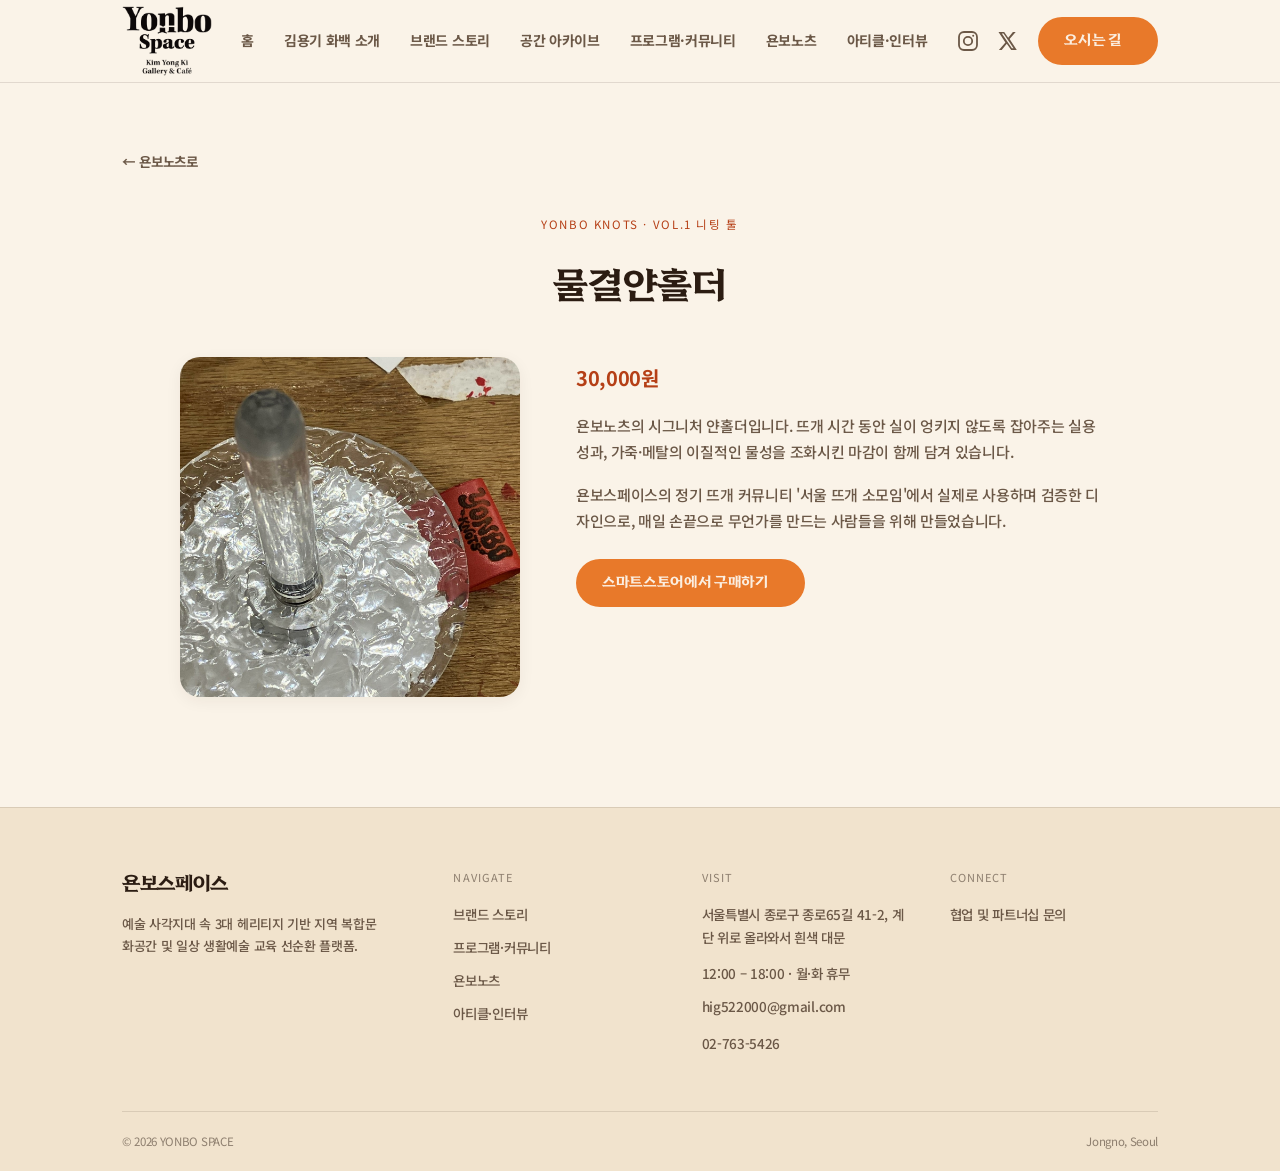
<file: homepage-v2/products/mulgyeol-yarn-holder.html>
<!DOCTYPE html>
<html lang="ko">
<head>
  <meta charset="UTF-8" />
  <meta name="viewport" content="width=device-width, initial-scale=1.0" />
  <title>물결얀홀더 · 욘보노츠 YONBO KNOTS</title>
  <meta name="description" content="욘보노츠의 시그니처 얀홀더, 물결얀홀더" />
  <meta property="og:title" content="물결얀홀더 · 욘보노츠 YONBO KNOTS" />
  <meta property="og:description" content="욘보노츠의 시그니처 얀홀더, 물결얀홀더" />
  <meta property="og:image" content="https://hig522000-lgtm.github.io/yonbo-space-site/homepage-v2/images/og-image.jpg" />
  <meta property="og:url" content="https://hig522000-lgtm.github.io/yonbo-space-site/homepage-v2/products/mulgyeol-yarn-holder.html" />
  <meta property="og:type" content="website" />
  <meta name="twitter:card" content="summary_large_image" />
  <link rel="preconnect" href="https://fonts.googleapis.com" />
  <link rel="preconnect" href="https://fonts.gstatic.com" crossorigin />
  <link
    href="https://fonts.googleapis.com/css2?family=Noto+Sans+KR:wght@400;500;700;900&display=swap"
    rel="stylesheet"
  />
  <link rel="stylesheet" href="../homepage-v2.css" />
</head>
<body>
  <header class="site-header">
    <div class="wrap">
      <a href="../index.html#home" class="site-logo">
        <img src="../images/logo-yonbospace.png" alt="욘보스페이스 로고" />
      </a>
      <nav class="site-nav">
        <a href="../index.html#home">홈</a>
        <a href="../artist.html">김용기 화백 소개</a>
        <a href="../index.html#heritage">브랜드 스토리</a>
        <a href="../index.html#works">공간 아카이브</a>
        <a href="../index.html#programs">프로그램·커뮤니티</a>
        <a href="../index.html#shop">욘보노츠</a>
        <a href="../articles.html">아티클·인터뷰</a>
      </nav>
      <div class="header-actions">
        <div class="site-social">
          <a href="https://instagram.com/yonbospace" target="_blank" rel="noopener" aria-label="욘보스페이스 인스타그램 @yonbospace">
            <svg viewBox="0 0 24 24" width="18" height="18" fill="none" stroke="currentColor" stroke-width="1.8"><rect x="3" y="3" width="18" height="18" rx="5"/><circle cx="12" cy="12" r="4.2"/><circle cx="17.2" cy="6.8" r="1" fill="currentColor" stroke="none"/></svg>
          </a>
          <a href="https://twitter.com/yonbospace" target="_blank" rel="noopener" aria-label="욘보스페이스 트위터 @yonbospace">
            <svg viewBox="0 0 24 24" width="18" height="18" fill="currentColor"><path d="M18.9 3H21.7L15.6 10.1L22.8 21H17.2L12.8 14.7L7.7 21H4.9L11.4 13.4L4.5 3H10.2L14.2 8.8L18.9 3ZM17.9 19.3H19.5L9.5 4.6H7.8L17.9 19.3Z"/></svg>
          </a>
        </div>
        <a href="../index.html#visit" class="btn-pill">오시는 길 →</a>
      </div>
    </div>
  </header>

  <main>
    <section class="section program-detail">
      <div class="wrap">
        <a href="../index.html#shop" class="program-back">← 욘보노츠로</a>

        <div class="program-detail-head">
          <span class="section-eyebrow">Yonbo Knots · Vol.1 니팅 툴</span>
          <h1>물결얀홀더</h1>
        </div>

        <div class="program-detail-grid">
          <div class="product-image-frame">
            <img src="../images/product-yarnholder.jpg" alt="물결얀홀더 제품 사진" />
          </div>
          <div class="program-detail-body">
            <span class="product-detail-price">30,000원</span>
            <p>
              욘보노츠의 시그니처 얀홀더입니다. 뜨개 시간 동안
              실이 엉키지 않도록 잡아주는 실용성과, 가죽·메탈의 이질적인 물성을 조화시킨
              마감이 함께 담겨 있습니다.
            </p>
            <p>
              욘보스페이스의 정기 뜨개 커뮤니티 '서울 뜨개 소모임'에서 실제로 사용하며 검증한
              디자인으로, 매일 손끝으로 무언가를 만드는 사람들을 위해 만들었습니다.
            </p>
            <a href="https://smartstore.naver.com/yonboknots" target="_blank" rel="noopener" class="btn-pill product-buy-btn">
              스마트스토어에서 구매하기 →
            </a>
          </div>
        </div>
      </div>
    </section>
  </main>

  <footer class="site-footer">
    <div class="wrap">
      <div class="footer-grid">
        <div class="footer-brand">
          <h3>욘보스페이스</h3>
          <p>예술 사각지대 속 3대 헤리티지 기반 지역 복합문화공간 및 일상 생활예술 교육 선순환 플랫폼.</p>
        </div>
        <div class="footer-col">
          <span>Navigate</span>
          <a href="../index.html#heritage">브랜드 스토리</a>
          <a href="../index.html#programs">프로그램·커뮤니티</a>
          <a href="../index.html#shop">욘보노츠</a>
          <a href="../articles.html">아티클·인터뷰</a>
        </div>
        <div class="footer-col">
          <span>Visit</span>
          <p>서울특별시 종로구 종로65길 41-2, 계단 위로 올라와서 흰색 대문</p>
          <p>12:00 – 18:00 · 월·화 휴무</p>
          <a href="mailto:hig522000@gmail.com">hig522000@gmail.com</a>
          <p>02-763-5426</p>
        </div>
        <div class="footer-col">
          <span>Connect</span>
          <a href="../index.html#visit">협업 및 파트너십 문의</a>
        </div>
      </div>
      <div class="footer-bottom">
        <span>© 2026 YONBO SPACE</span>
        <span>Jongno, Seoul</span>
      </div>
    </div>
  </footer>
</body>
</html>
</file>
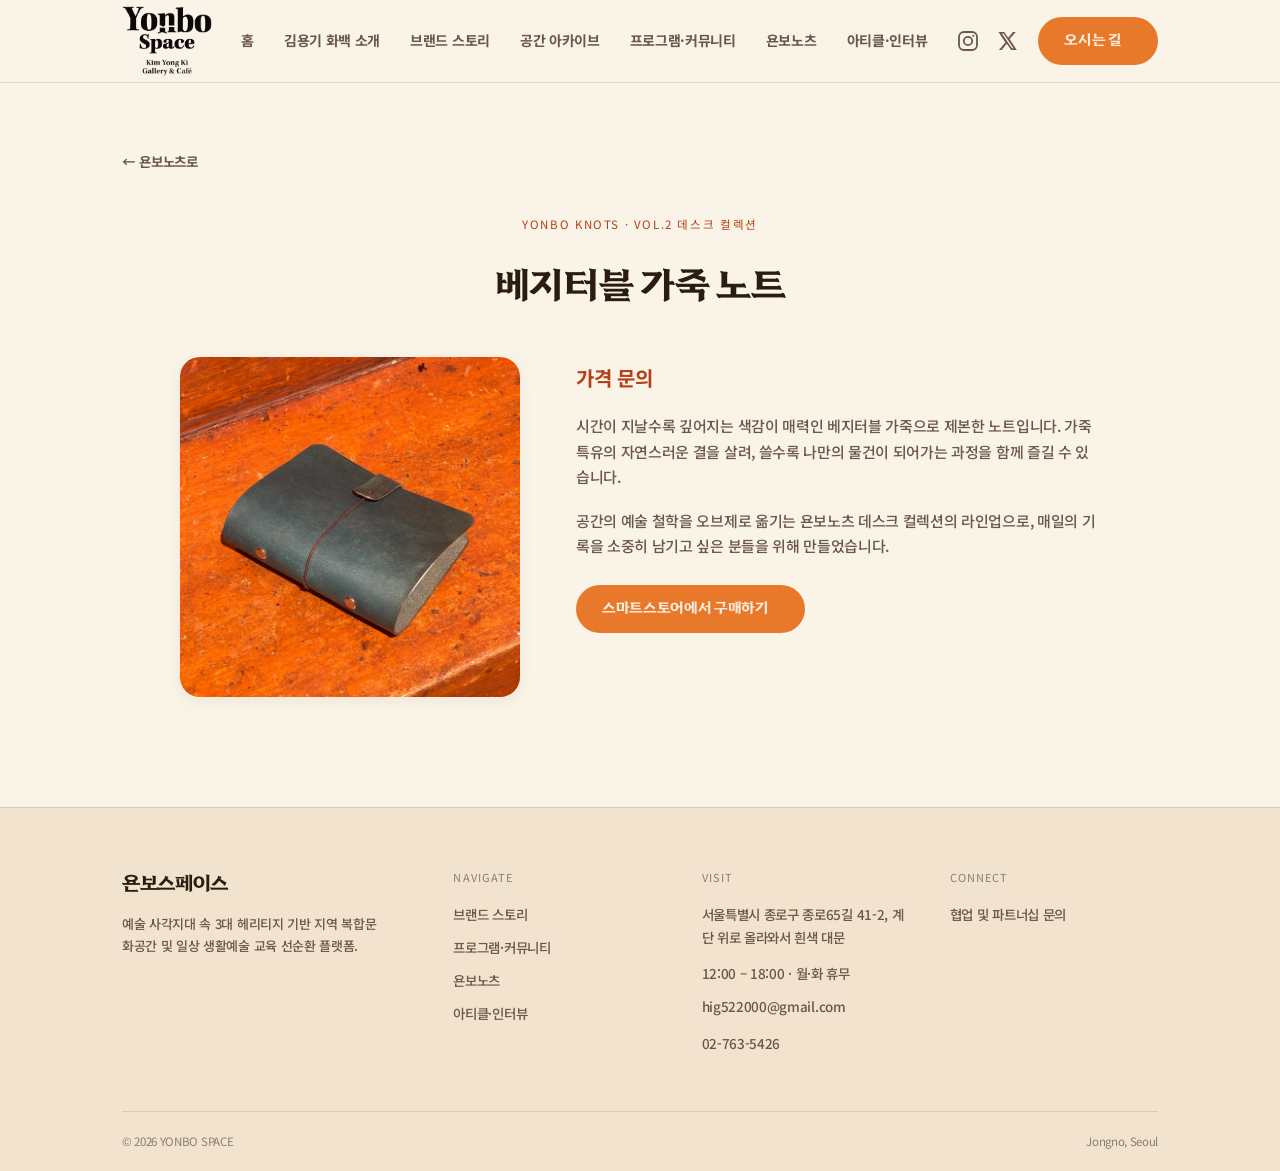
<file: homepage-v2/products/vegetable-leather-note.html>
<!DOCTYPE html>
<html lang="ko">
<head>
  <meta charset="UTF-8" />
  <meta name="viewport" content="width=device-width, initial-scale=1.0" />
  <title>베지터블 가죽 노트 · 욘보노츠 YONBO KNOTS</title>
  <meta name="description" content="시간이 지날수록 깊어지는 베지터블 가죽으로 제본한 노트" />
  <meta property="og:title" content="베지터블 가죽 노트 · 욘보노츠 YONBO KNOTS" />
  <meta property="og:description" content="시간이 지날수록 깊어지는 베지터블 가죽으로 제본한 노트" />
  <meta property="og:image" content="https://hig522000-lgtm.github.io/yonbo-space-site/homepage-v2/images/og-image.jpg" />
  <meta property="og:url" content="https://hig522000-lgtm.github.io/yonbo-space-site/homepage-v2/products/vegetable-leather-note.html" />
  <meta property="og:type" content="website" />
  <meta name="twitter:card" content="summary_large_image" />
  <link rel="preconnect" href="https://fonts.googleapis.com" />
  <link rel="preconnect" href="https://fonts.gstatic.com" crossorigin />
  <link
    href="https://fonts.googleapis.com/css2?family=Noto+Sans+KR:wght@400;500;700;900&display=swap"
    rel="stylesheet"
  />
  <link rel="stylesheet" href="../homepage-v2.css" />
</head>
<body>
  <header class="site-header">
    <div class="wrap">
      <a href="../index.html#home" class="site-logo">
        <img src="../images/logo-yonbospace.png" alt="욘보스페이스 로고" />
      </a>
      <nav class="site-nav">
        <a href="../index.html#home">홈</a>
        <a href="../artist.html">김용기 화백 소개</a>
        <a href="../index.html#heritage">브랜드 스토리</a>
        <a href="../index.html#works">공간 아카이브</a>
        <a href="../index.html#programs">프로그램·커뮤니티</a>
        <a href="../index.html#shop">욘보노츠</a>
        <a href="../articles.html">아티클·인터뷰</a>
      </nav>
      <div class="header-actions">
        <div class="site-social">
          <a href="https://instagram.com/yonbospace" target="_blank" rel="noopener" aria-label="욘보스페이스 인스타그램 @yonbospace">
            <svg viewBox="0 0 24 24" width="18" height="18" fill="none" stroke="currentColor" stroke-width="1.8"><rect x="3" y="3" width="18" height="18" rx="5"/><circle cx="12" cy="12" r="4.2"/><circle cx="17.2" cy="6.8" r="1" fill="currentColor" stroke="none"/></svg>
          </a>
          <a href="https://twitter.com/yonbospace" target="_blank" rel="noopener" aria-label="욘보스페이스 트위터 @yonbospace">
            <svg viewBox="0 0 24 24" width="18" height="18" fill="currentColor"><path d="M18.9 3H21.7L15.6 10.1L22.8 21H17.2L12.8 14.7L7.7 21H4.9L11.4 13.4L4.5 3H10.2L14.2 8.8L18.9 3ZM17.9 19.3H19.5L9.5 4.6H7.8L17.9 19.3Z"/></svg>
          </a>
        </div>
        <a href="../index.html#visit" class="btn-pill">오시는 길 →</a>
      </div>
    </div>
  </header>

  <main>
    <section class="section program-detail">
      <div class="wrap">
        <a href="../index.html#shop" class="program-back">← 욘보노츠로</a>

        <div class="program-detail-head">
          <span class="section-eyebrow">Yonbo Knots · Vol.2 데스크 컬렉션</span>
          <h1>베지터블 가죽 노트</h1>
        </div>

        <div class="program-detail-grid">
          <div class="product-image-frame">
            <img src="../images/product-leathernote.jpg" alt="베지터블 가죽 노트 제품 사진" />
          </div>
          <div class="program-detail-body">
            <span class="product-detail-price">가격 문의</span>
            <p>
              시간이 지날수록 깊어지는 색감이 매력인 베지터블 가죽으로 제본한 노트입니다.
              가죽 특유의 자연스러운 결을 살려, 쓸수록 나만의 물건이 되어가는 과정을
              함께 즐길 수 있습니다.
            </p>
            <p>
              공간의 예술 철학을 오브제로 옮기는 욘보노츠 데스크 컬렉션의 라인업으로,
              매일의 기록을 소중히 남기고 싶은 분들을 위해 만들었습니다.
            </p>
            <a href="https://smartstore.naver.com/yonboknots" target="_blank" rel="noopener" class="btn-pill product-buy-btn">
              스마트스토어에서 구매하기 →
            </a>
          </div>
        </div>
      </div>
    </section>
  </main>

  <footer class="site-footer">
    <div class="wrap">
      <div class="footer-grid">
        <div class="footer-brand">
          <h3>욘보스페이스</h3>
          <p>예술 사각지대 속 3대 헤리티지 기반 지역 복합문화공간 및 일상 생활예술 교육 선순환 플랫폼.</p>
        </div>
        <div class="footer-col">
          <span>Navigate</span>
          <a href="../index.html#heritage">브랜드 스토리</a>
          <a href="../index.html#programs">프로그램·커뮤니티</a>
          <a href="../index.html#shop">욘보노츠</a>
          <a href="../articles.html">아티클·인터뷰</a>
        </div>
        <div class="footer-col">
          <span>Visit</span>
          <p>서울특별시 종로구 종로65길 41-2, 계단 위로 올라와서 흰색 대문</p>
          <p>12:00 – 18:00 · 월·화 휴무</p>
          <a href="mailto:hig522000@gmail.com">hig522000@gmail.com</a>
          <p>02-763-5426</p>
        </div>
        <div class="footer-col">
          <span>Connect</span>
          <a href="../index.html#visit">협업 및 파트너십 문의</a>
        </div>
      </div>
      <div class="footer-bottom">
        <span>© 2026 YONBO SPACE</span>
        <span>Jongno, Seoul</span>
      </div>
    </div>
  </footer>
</body>
</html>
</file>
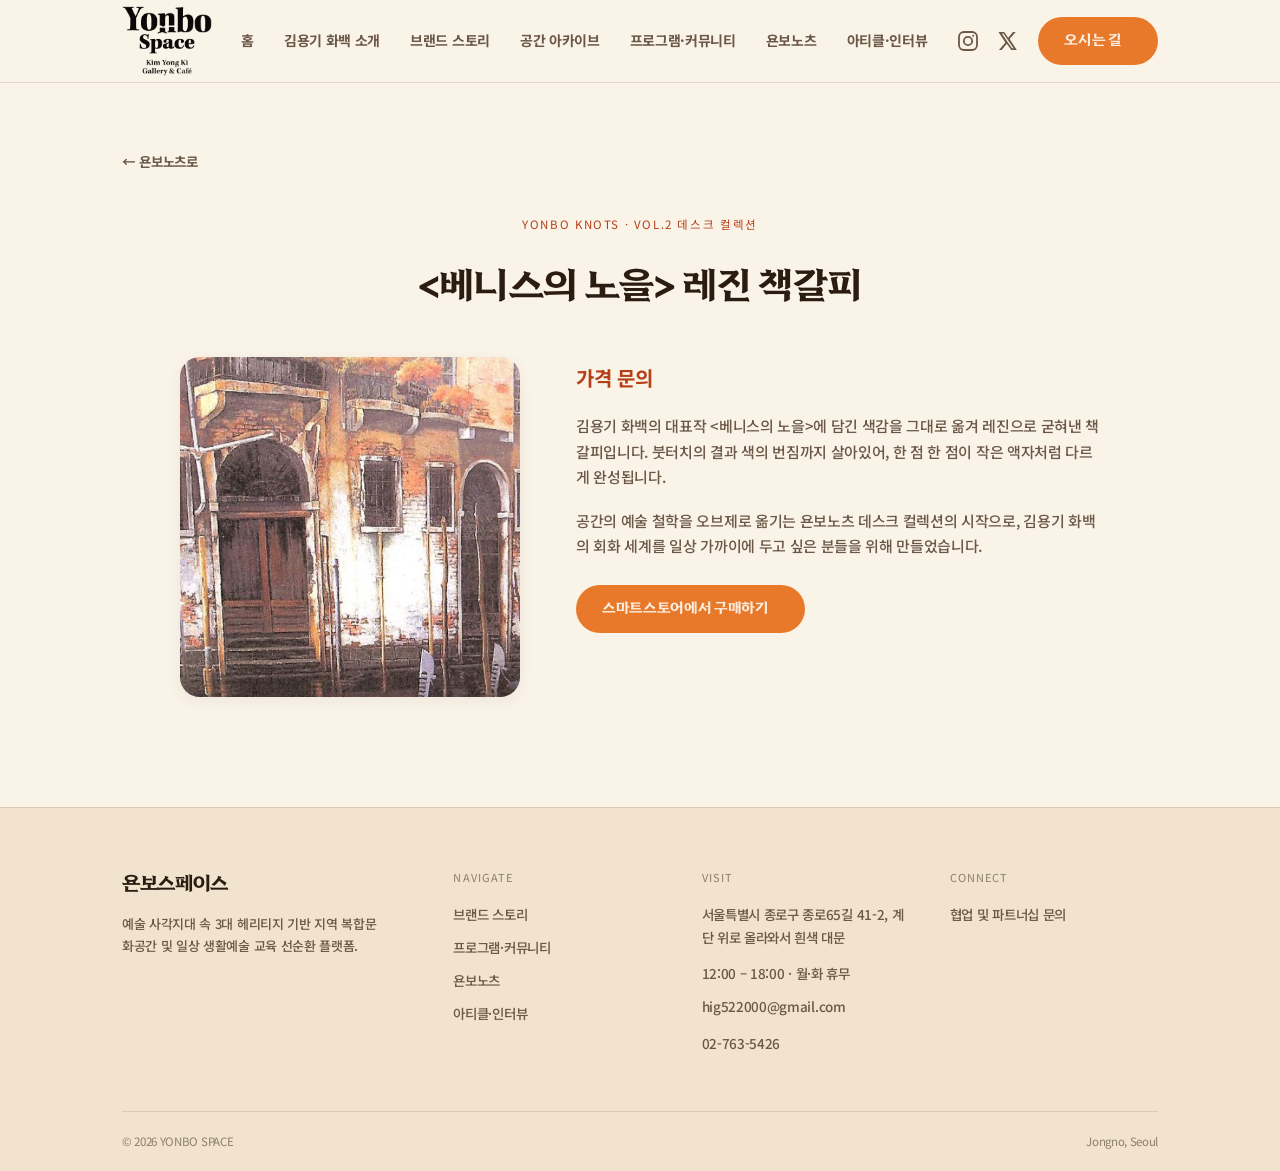
<file: homepage-v2/products/venice-sunset-bookmark.html>
<!DOCTYPE html>
<html lang="ko">
<head>
  <meta charset="UTF-8" />
  <meta name="viewport" content="width=device-width, initial-scale=1.0" />
  <title>&lt;베니스의 노을&gt; 레진 책갈피 · 욘보노츠 YONBO KNOTS</title>
  <meta name="description" content="김용기 화백의 대표작 색감을 담아낸 레진 책갈피, 베니스의 노을" />
  <meta property="og:title" content="&lt;베니스의 노을&gt; 레진 책갈피 · 욘보노츠 YONBO KNOTS" />
  <meta property="og:description" content="김용기 화백의 대표작 색감을 담아낸 레진 책갈피, 베니스의 노을" />
  <meta property="og:image" content="https://hig522000-lgtm.github.io/yonbo-space-site/homepage-v2/images/og-image.jpg" />
  <meta property="og:url" content="https://hig522000-lgtm.github.io/yonbo-space-site/homepage-v2/products/venice-sunset-bookmark.html" />
  <meta property="og:type" content="website" />
  <meta name="twitter:card" content="summary_large_image" />
  <link rel="preconnect" href="https://fonts.googleapis.com" />
  <link rel="preconnect" href="https://fonts.gstatic.com" crossorigin />
  <link
    href="https://fonts.googleapis.com/css2?family=Noto+Sans+KR:wght@400;500;700;900&display=swap"
    rel="stylesheet"
  />
  <link rel="stylesheet" href="../homepage-v2.css" />
</head>
<body>
  <header class="site-header">
    <div class="wrap">
      <a href="../index.html#home" class="site-logo">
        <img src="../images/logo-yonbospace.png" alt="욘보스페이스 로고" />
      </a>
      <nav class="site-nav">
        <a href="../index.html#home">홈</a>
        <a href="../artist.html">김용기 화백 소개</a>
        <a href="../index.html#heritage">브랜드 스토리</a>
        <a href="../index.html#works">공간 아카이브</a>
        <a href="../index.html#programs">프로그램·커뮤니티</a>
        <a href="../index.html#shop">욘보노츠</a>
        <a href="../articles.html">아티클·인터뷰</a>
      </nav>
      <div class="header-actions">
        <div class="site-social">
          <a href="https://instagram.com/yonbospace" target="_blank" rel="noopener" aria-label="욘보스페이스 인스타그램 @yonbospace">
            <svg viewBox="0 0 24 24" width="18" height="18" fill="none" stroke="currentColor" stroke-width="1.8"><rect x="3" y="3" width="18" height="18" rx="5"/><circle cx="12" cy="12" r="4.2"/><circle cx="17.2" cy="6.8" r="1" fill="currentColor" stroke="none"/></svg>
          </a>
          <a href="https://twitter.com/yonbospace" target="_blank" rel="noopener" aria-label="욘보스페이스 트위터 @yonbospace">
            <svg viewBox="0 0 24 24" width="18" height="18" fill="currentColor"><path d="M18.9 3H21.7L15.6 10.1L22.8 21H17.2L12.8 14.7L7.7 21H4.9L11.4 13.4L4.5 3H10.2L14.2 8.8L18.9 3ZM17.9 19.3H19.5L9.5 4.6H7.8L17.9 19.3Z"/></svg>
          </a>
        </div>
        <a href="../index.html#visit" class="btn-pill">오시는 길 →</a>
      </div>
    </div>
  </header>

  <main>
    <section class="section program-detail">
      <div class="wrap">
        <a href="../index.html#shop" class="program-back">← 욘보노츠로</a>

        <div class="program-detail-head">
          <span class="section-eyebrow">Yonbo Knots · Vol.2 데스크 컬렉션</span>
          <h1>&lt;베니스의 노을&gt; 레진 책갈피</h1>
        </div>

        <div class="program-detail-grid">
          <div class="product-image-frame">
            <img src="../images/painting-venice.jpg" alt="김용기 화백의 베니스 풍경화" />
          </div>
          <div class="program-detail-body">
            <span class="product-detail-price">가격 문의</span>
            <p>
              김용기 화백의 대표작 &lt;베니스의 노을&gt;에 담긴 색감을 그대로 옮겨 레진으로
              굳혀낸 책갈피입니다. 붓터치의 결과 색의 번짐까지 살아있어, 한 점 한 점이
              작은 액자처럼 다르게 완성됩니다.
            </p>
            <p>
              공간의 예술 철학을 오브제로 옮기는 욘보노츠 데스크 컬렉션의 시작으로,
              김용기 화백의 회화 세계를 일상 가까이에 두고 싶은 분들을 위해 만들었습니다.
            </p>
            <a href="https://smartstore.naver.com/yonboknots" target="_blank" rel="noopener" class="btn-pill product-buy-btn">
              스마트스토어에서 구매하기 →
            </a>
          </div>
        </div>
      </div>
    </section>
  </main>

  <footer class="site-footer">
    <div class="wrap">
      <div class="footer-grid">
        <div class="footer-brand">
          <h3>욘보스페이스</h3>
          <p>예술 사각지대 속 3대 헤리티지 기반 지역 복합문화공간 및 일상 생활예술 교육 선순환 플랫폼.</p>
        </div>
        <div class="footer-col">
          <span>Navigate</span>
          <a href="../index.html#heritage">브랜드 스토리</a>
          <a href="../index.html#programs">프로그램·커뮤니티</a>
          <a href="../index.html#shop">욘보노츠</a>
          <a href="../articles.html">아티클·인터뷰</a>
        </div>
        <div class="footer-col">
          <span>Visit</span>
          <p>서울특별시 종로구 종로65길 41-2, 계단 위로 올라와서 흰색 대문</p>
          <p>12:00 – 18:00 · 월·화 휴무</p>
          <a href="mailto:hig522000@gmail.com">hig522000@gmail.com</a>
          <p>02-763-5426</p>
        </div>
        <div class="footer-col">
          <span>Connect</span>
          <a href="../index.html#visit">협업 및 파트너십 문의</a>
        </div>
      </div>
      <div class="footer-bottom">
        <span>© 2026 YONBO SPACE</span>
        <span>Jongno, Seoul</span>
      </div>
    </div>
  </footer>
</body>
</html>
</file>
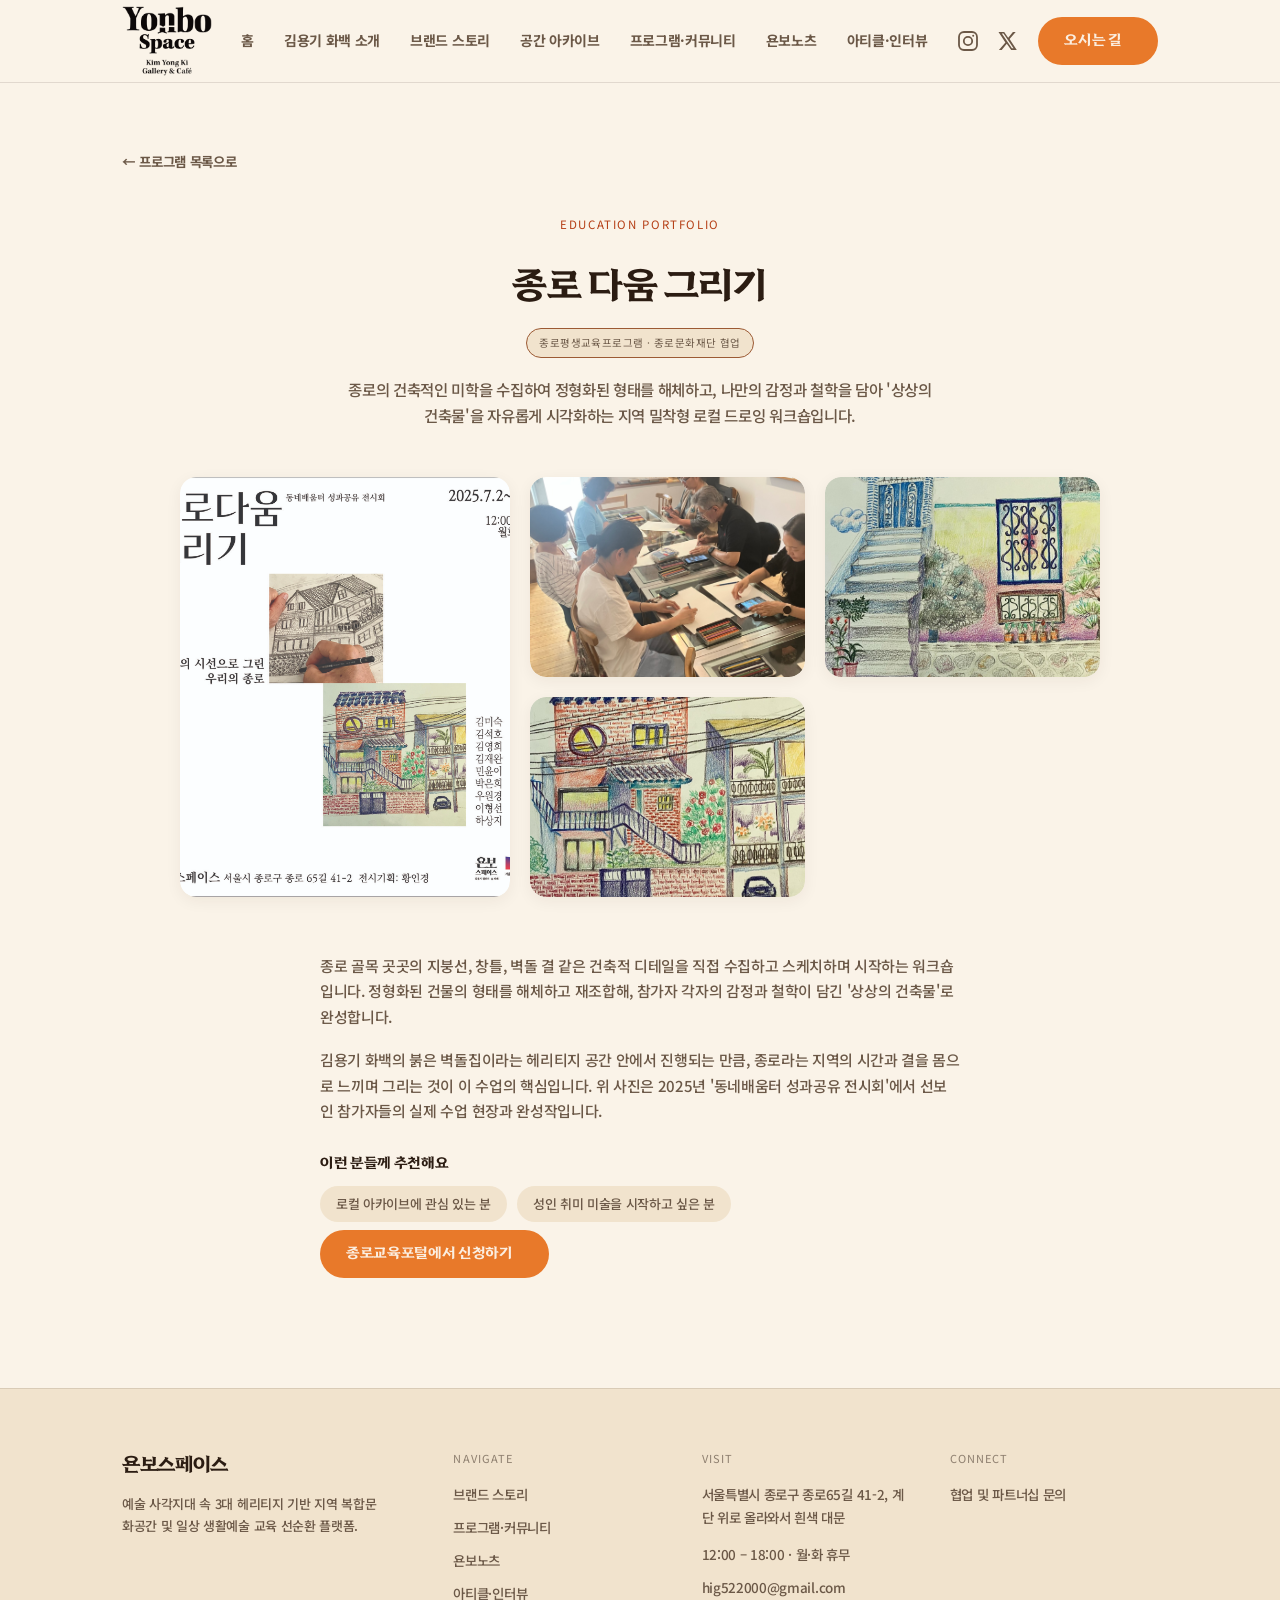
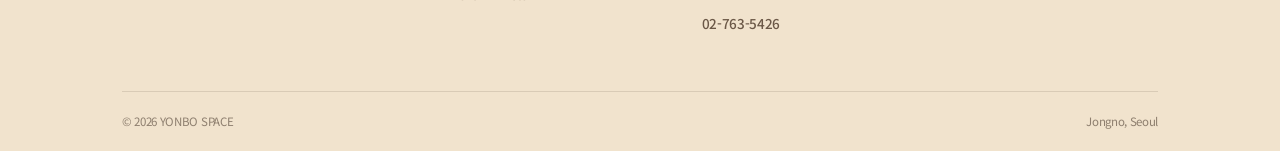
<file: homepage-v2/programs/jongno-dawoom.html>
<!DOCTYPE html>
<html lang="ko">
<head>
  <meta charset="UTF-8" />
  <meta name="viewport" content="width=device-width, initial-scale=1.0" />
  <title>종로 다움 그리기 · 욘보스페이스 YONBO SPACE</title>
  <meta name="description" content="종로의 건축적인 미학을 시각화하는 로컬 드로잉 워크숍, 종로 다움 그리기" />
  <meta property="og:title" content="종로 다움 그리기 · 욘보스페이스 YONBO SPACE" />
  <meta property="og:description" content="종로의 건축적인 미학을 시각화하는 로컬 드로잉 워크숍, 종로 다움 그리기" />
  <meta property="og:image" content="https://hig522000-lgtm.github.io/yonbo-space-site/homepage-v2/images/og-image.jpg" />
  <meta property="og:url" content="https://hig522000-lgtm.github.io/yonbo-space-site/homepage-v2/programs/jongno-dawoom.html" />
  <meta property="og:type" content="website" />
  <meta name="twitter:card" content="summary_large_image" />
  <link rel="preconnect" href="https://fonts.googleapis.com" />
  <link rel="preconnect" href="https://fonts.gstatic.com" crossorigin />
  <link
    href="https://fonts.googleapis.com/css2?family=Noto+Sans+KR:wght@400;500;700;900&display=swap"
    rel="stylesheet"
  />
  <link rel="stylesheet" href="../homepage-v2.css" />
</head>
<body>
  <header class="site-header">
    <div class="wrap">
      <a href="../index.html#home" class="site-logo">
        <img src="../images/logo-yonbospace.png" alt="욘보스페이스 로고" />
      </a>
      <nav class="site-nav">
        <a href="../index.html#home">홈</a>
        <a href="../artist.html">김용기 화백 소개</a>
        <a href="../index.html#heritage">브랜드 스토리</a>
        <a href="../index.html#works">공간 아카이브</a>
        <a href="../index.html#programs">프로그램·커뮤니티</a>
        <a href="../index.html#shop">욘보노츠</a>
        <a href="../articles.html">아티클·인터뷰</a>
      </nav>
      <div class="header-actions">
        <div class="site-social">
          <a href="https://instagram.com/yonbospace" target="_blank" rel="noopener" aria-label="욘보스페이스 인스타그램 @yonbospace">
            <svg viewBox="0 0 24 24" width="18" height="18" fill="none" stroke="currentColor" stroke-width="1.8"><rect x="3" y="3" width="18" height="18" rx="5"/><circle cx="12" cy="12" r="4.2"/><circle cx="17.2" cy="6.8" r="1" fill="currentColor" stroke="none"/></svg>
          </a>
          <a href="https://twitter.com/yonbospace" target="_blank" rel="noopener" aria-label="욘보스페이스 트위터 @yonbospace">
            <svg viewBox="0 0 24 24" width="18" height="18" fill="currentColor"><path d="M18.9 3H21.7L15.6 10.1L22.8 21H17.2L12.8 14.7L7.7 21H4.9L11.4 13.4L4.5 3H10.2L14.2 8.8L18.9 3ZM17.9 19.3H19.5L9.5 4.6H7.8L17.9 19.3Z"/></svg>
          </a>
        </div>
        <a href="../index.html#visit" class="btn-pill">오시는 길 →</a>
      </div>
    </div>
  </header>

  <main>
    <section class="section program-detail">
      <div class="wrap">
        <a href="../index.html#programs" class="program-back">← 프로그램 목록으로</a>

        <div class="program-detail-head">
          <span class="section-eyebrow">Education Portfolio</span>
          <h1>종로 다움 그리기</h1>
          <span class="tag-pill">종로평생교육프로그램 · 종로문화재단 협업</span>
          <p class="program-detail-lead">
            종로의 건축적인 미학을 수집하여 정형화된 형태를 해체하고, 나만의 감정과 철학을 담아
            '상상의 건축물'을 자유롭게 시각화하는 지역 밀착형 로컬 드로잉 워크숍입니다.
          </p>
        </div>

        <div class="program-gallery-grid">
          <a href="../images/jongno-dawoom/photo-10.jpg" target="_blank" rel="noopener">
            <img src="../images/jongno-dawoom/photo-10.jpg" alt="종로다움 그리기 · 동네배움터 성과공유 전시회 포스터" />
          </a>
          <a href="../images/jongno-dawoom/photo-01.jpg" target="_blank" rel="noopener">
            <img src="../images/jongno-dawoom/photo-01.jpg" alt="참가자들이 갤러리 테이블에 둘러앉아 색연필로 드로잉하는 수업 현장" />
          </a>
          <a href="../images/jongno-dawoom/photo-08.jpg" target="_blank" rel="noopener">
            <img src="../images/jongno-dawoom/photo-08.jpg" alt="참가자가 완성한 계단과 철제 창살이 있는 건물 드로잉" />
          </a>
          <a href="../images/jongno-dawoom/photo-09.jpg" target="_blank" rel="noopener">
            <img src="../images/jongno-dawoom/photo-09.jpg" alt="참가자가 완성한 붉은 벽돌 건물과 옥상 정원 드로잉" />
          </a>
        </div>

        <div class="program-detail-body program-detail-body-full">
          <p>
            종로 골목 곳곳의 지붕선, 창틀, 벽돌 결 같은 건축적 디테일을 직접 수집하고 스케치하며
            시작하는 워크숍입니다. 정형화된 건물의 형태를 해체하고 재조합해, 참가자 각자의 감정과
            철학이 담긴 '상상의 건축물'로 완성합니다.
          </p>
          <p>
            김용기 화백의 붉은 벽돌집이라는 헤리티지 공간 안에서 진행되는 만큼, 종로라는 지역의
            시간과 결을 몸으로 느끼며 그리는 것이 이 수업의 핵심입니다. 위 사진은 2025년
            '동네배움터 성과공유 전시회'에서 선보인 참가자들의 실제 수업 현장과 완성작입니다.
          </p>
          <h4>이런 분들께 추천해요</h4>
          <ul class="program-audience">
            <li>로컬 아카이브에 관심 있는 분</li>
            <li>성인 취미 미술을 시작하고 싶은 분</li>
          </ul>
          <a href="https://lle.jongno.go.kr/site/main/home" target="_blank" rel="noopener" class="btn-pill product-buy-btn">
            종로교육포털에서 신청하기 →
          </a>
        </div>
      </div>
    </section>
  </main>

  <footer class="site-footer">
    <div class="wrap">
      <div class="footer-grid">
        <div class="footer-brand">
          <h3>욘보스페이스</h3>
          <p>예술 사각지대 속 3대 헤리티지 기반 지역 복합문화공간 및 일상 생활예술 교육 선순환 플랫폼.</p>
        </div>
        <div class="footer-col">
          <span>Navigate</span>
          <a href="../index.html#heritage">브랜드 스토리</a>
          <a href="../index.html#programs">프로그램·커뮤니티</a>
          <a href="../index.html#shop">욘보노츠</a>
          <a href="../articles.html">아티클·인터뷰</a>
        </div>
        <div class="footer-col">
          <span>Visit</span>
          <p>서울특별시 종로구 종로65길 41-2, 계단 위로 올라와서 흰색 대문</p>
          <p>12:00 – 18:00 · 월·화 휴무</p>
          <a href="mailto:hig522000@gmail.com">hig522000@gmail.com</a>
          <p>02-763-5426</p>
        </div>
        <div class="footer-col">
          <span>Connect</span>
          <a href="../index.html#visit">협업 및 파트너십 문의</a>
        </div>
      </div>
      <div class="footer-bottom">
        <span>© 2026 YONBO SPACE</span>
        <span>Jongno, Seoul</span>
      </div>
    </div>
  </footer>
</body>
</html>
</file>
<file: homepage-v2/homepage-v2.css>
* {
  box-sizing: border-box;
}

@font-face {
  font-family: 'Danjo';
  src: url('fonts/Danjo-bold-Regular.otf') format('opentype');
  font-weight: 700;
  font-display: swap;
}

@font-face {
  font-family: 'Rebecca';
  src: url('fonts/EF-Rebecca.otf') format('opentype'),
       url('fonts/EF-Rebecca.ttf') format('truetype');
  font-weight: 400;
  font-display: swap;
}

:root {
  --cream: #faf3e8;
  --cream-deep: #f1e3cd;
  --orange: #e8792a;
  --orange-dark: #c9631d;
  --terracotta: #d94f1e;
  --terracotta-dark: #b53f16;
  --gold: #d9a441;
  --rose: #c97b6e;
  --ink: #2b1c12;
  --ink-soft: #6b5847;
  --ink-faint: rgba(43, 28, 18, 0.5);
  --on-dark: #fbeee0;
  --line: rgba(43, 28, 18, 0.12);
  --border-brown: #9c5a34;
  --card-shadow: 0 4px 16px rgba(43, 28, 18, 0.06);
  --card-shadow-hover: 0 14px 30px rgba(43, 28, 18, 0.12);
}

html { scroll-behavior: smooth; }
section[id] { scroll-margin-top: 96px; }

body {
  margin: 0;
  background: var(--cream);
  color: var(--ink);
  font-family: 'Noto Sans KR', 'Apple SD Gothic Neo', sans-serif;
  line-height: 1.7;
  letter-spacing: -0.02em;
  overflow-x: hidden;
}

h1, h2, h3, h4 {
  font-family: 'Danjo', 'Noto Sans KR', sans-serif;
  font-weight: 400;
  color: var(--ink);
  margin: 0;
}

.type-en {
  font-weight: 600;
  color: var(--terracotta);
}

.mono { font-family: 'Noto Sans KR', sans-serif; }

a { color: inherit; }
img { max-width: 100%; display: block; }

.wrap {
  max-width: 1100px;
  margin: 0 auto;
  padding: 0 32px;
}

/* ------ 블롭 장식 (SVG-style organic blobs) ------ */
.blob-deco {
  position: absolute;
  border-radius: 42% 58% 65% 35% / 45% 40% 60% 55%;
  z-index: 0;
  pointer-events: none;
}

/* ------ 헤더 ------ */
.site-header {
  position: sticky;
  top: 0;
  z-index: 50;
  background: rgba(250, 243, 232, 0.9);
  backdrop-filter: blur(8px);
  border-bottom: 1px solid var(--line);
}
.site-header .wrap {
  display: flex;
  align-items: center;
  justify-content: space-between;
  height: 82px;
}
.site-logo {
  font-family: 'Danjo', 'Noto Sans KR', sans-serif;
  font-size: 20px;
  display: flex;
  align-items: baseline;
  gap: 10px;
  text-decoration: none;
  color: var(--ink);
}
.site-logo .en {
  font-family: 'Noto Sans KR', sans-serif;
  font-size: 10px;
  letter-spacing: 0.18em;
  color: var(--orange-dark);
  text-transform: uppercase;
}
.site-logo img { height: 70px; width: auto; }

.brand-logo-badge { height: 240px; width: auto; margin: 0 auto 20px; }
.site-nav {
  display: flex;
  align-items: center;
  gap: 30px;
  font-size: 14px;
  font-weight: 700;
}
.site-nav a { text-decoration: none; color: var(--ink-soft); transition: color 0.3s ease; }
.site-nav a:hover { color: var(--terracotta); }

.header-actions { display: flex; align-items: center; gap: 20px; }
.site-social { display: flex; align-items: center; gap: 14px; }
.site-social a {
  display: flex;
  color: var(--ink-soft);
  transition: color 0.3s ease, transform 0.3s ease;
}
.site-social svg { width: 24px; height: 24px; }
.site-social a:hover { color: var(--terracotta); transform: translateY(-2px); }

.btn-pill {
  display: inline-flex;
  align-items: center;
  gap: 8px;
  padding: 12px 26px;
  border-radius: 999px;
  font-family: 'Danjo', 'Noto Sans KR', sans-serif;
  font-size: 14px;
  text-decoration: none;
  background: var(--orange);
  color: var(--on-dark);
  border: none;
  cursor: pointer;
  transition: background 0.3s ease, transform 0.3s ease;
}
.btn-pill:hover { background: var(--orange-dark); transform: translateY(-2px); }
.btn-pill--outline {
  background: transparent;
  color: var(--ink);
  border: 1px solid var(--border-brown);
}
.btn-pill--outline:hover { background: var(--ink); color: var(--cream); }

/* ------ 히어로 (풀블리드 사진 + 하단 오버레이) ------ */
.hero {
  position: relative;
  height: 88vh;
  min-height: 600px;
  display: flex;
  align-items: flex-end;
  overflow: hidden;
  background: #000;
}
.hero-bg {
  position: absolute;
  inset: 0;
  width: 100%;
  height: 100%;
  object-fit: cover;
  opacity: 0.8;
}
.hero-gradient {
  position: absolute;
  inset: 0;
  background: linear-gradient(180deg, rgba(43, 28, 18, 0.1) 0%, rgba(43, 28, 18, 0.5) 55%, var(--cream) 97%);
}
.hero-content {
  position: relative;
  z-index: 2;
  width: 100%;
  padding-bottom: 60px;
}
.hero-logo-white {
  display: block;
  height: 104px;
  width: auto;
  margin: 0 0 18px 28px;
  background: transparent;
}
.hero-eyebrow {
  display: inline-block;
  font-family: 'Noto Sans KR', sans-serif;
  font-weight: 700;
  font-size: 12px;
  letter-spacing: 0.1em;
  color: var(--terracotta-dark);
  background: #fff;
  border: 1px solid var(--border-brown);
  padding: 6px 16px;
  border-radius: 999px;
  margin-bottom: 26px;
}
.hero h1 {
  font-size: 48px;
  line-height: 1.36;
  margin-bottom: 22px;
  color: var(--on-dark);
}
.hero p.lead {
  font-size: 16px;
  color: rgba(251, 238, 224, 0.82);
  max-width: 480px;
  margin: 0 0 30px;
  font-weight: 500;
}
.button-row { display: flex; gap: 14px; flex-wrap: wrap; }
.hero .btn-pill--outline { background: var(--cream); }

/* ------ 티커 ------ */
.ticker {
  border-top: 1px solid var(--line);
  border-bottom: 1px solid var(--line);
  background: var(--cream-deep);
  overflow: hidden;
  white-space: nowrap;
  padding: 13px 0;
}
.ticker-track { display: inline-flex; animation: ticker-scroll 32s linear infinite; }
.ticker-track span {
  font-family: 'Noto Sans KR', sans-serif;
  font-size: 12px;
  letter-spacing: 0.05em;
  color: var(--ink-soft);
  padding: 0 26px;
  text-transform: uppercase;
  position: relative;
}
.ticker-track span::after { content: '\2726'; position: absolute; right: -2px; color: var(--orange); font-size: 10px; }
@keyframes ticker-scroll { from { transform: translateX(0); } to { transform: translateX(-50%); } }

/* ------ 섹션 공통 ------ */
.section { padding: 96px 0; position: relative; }
.section-head { max-width: 620px; margin: 0 auto 56px; text-align: center; }
.section-eyebrow {
  display: inline-block;
  font-family: 'Noto Sans KR', sans-serif;
  font-size: 11.5px;
  letter-spacing: 0.14em;
  text-transform: uppercase;
  color: var(--terracotta-dark);
  margin-bottom: 14px;
}
.section-head h2 { font-size: 34px; }
.section-lead { font-size: 14.5px; color: var(--ink-soft); margin-top: 14px; font-weight: 500; }

/* ------ 프로그램 상세 페이지 ------ */
.program-detail { padding: 64px 0 110px; }
.program-back {
  display: inline-flex;
  align-items: center;
  gap: 6px;
  font-size: 13.5px;
  font-weight: 700;
  color: var(--ink-soft);
  text-decoration: none;
  margin-bottom: 36px;
  transition: color 0.3s ease;
}
.program-back:hover { color: var(--terracotta); }
.program-detail-head { max-width: 640px; margin: 0 auto 48px; text-align: center; }
.program-detail-head h1 { font-size: 36px; line-height: 1.3; margin: 14px 0 18px; }
.program-detail-lead { font-size: 15.5px; color: var(--ink-soft); font-weight: 500; margin: 18px 0 0; word-break: keep-all; }
.program-detail-grid {
  display: grid;
  grid-template-columns: 340px 1fr;
  gap: 56px;
  align-items: start;
  max-width: 920px;
  margin: 0 auto;
}
.reel-frame {
  aspect-ratio: 9 / 16;
  border-radius: 20px;
  overflow: hidden;
  background: var(--ink);
  box-shadow: var(--card-shadow);
}
.reel-frame video { width: 100%; height: 100%; object-fit: cover; display: block; }
.reel-caption { text-align: center; font-size: 12.5px; color: var(--ink-faint); margin-top: 12px; font-weight: 500; }
.program-detail-body p { font-size: 15px; color: var(--ink-soft); font-weight: 500; margin: 0 0 18px; }
.program-detail-body h4 { font-size: 14px; margin: 28px 0 10px; }
.program-audience { list-style: none; margin: 0; padding: 0; display: flex; flex-wrap: wrap; gap: 10px; }
.program-audience li {
  font-size: 13px;
  font-weight: 500;
  color: var(--ink-soft);
  background: var(--cream-deep);
  border-radius: 999px;
  padding: 7px 16px;
}
@media (max-width: 760px) {
  .program-detail-grid { grid-template-columns: 1fr; }
  .reel-frame { max-width: 300px; margin: 0 auto; }
}

/* 영상 여러 개 (가로 배치) */
.reel-list { display: flex; gap: 20px; }
.reel-list .reel-frame { flex: 1; aspect-ratio: 9 / 16; }
@media (max-width: 760px) {
  .reel-list { max-width: 300px; margin: 0 auto; flex-direction: column; }
}

/* 사진 갤러리형 프로그램 (영상 없이 사진만) */
.program-gallery-grid {
  display: grid;
  grid-template-columns: 1.2fr 1fr 1fr;
  grid-template-rows: repeat(2, 200px);
  gap: 20px;
  max-width: 920px;
  margin: 0 auto 56px;
}
.program-gallery-grid a,
.program-gallery-grid img {
  border-radius: 16px;
  box-shadow: var(--card-shadow);
  overflow: hidden;
  display: block;
}
.program-gallery-grid img { width: 100%; height: 100%; object-fit: cover; transition: transform 0.4s ease; }
.program-gallery-grid a:hover img { transform: scale(1.05); }
.program-gallery-grid a:first-child { grid-row: 1 / 3; }
.program-detail-body-full { max-width: 640px; margin: 0 auto; text-align: left; }
@media (max-width: 760px) {
  .program-gallery-grid { grid-template-columns: 1fr 1fr; grid-template-rows: repeat(3, 160px); }
  .program-gallery-grid a:first-child { grid-column: 1 / 3; grid-row: 1; height: 240px; }
}

/* ------ 욘보노츠 상품 상세 페이지 ------ */
.product-image-frame {
  aspect-ratio: 1 / 1;
  border-radius: 20px;
  overflow: hidden;
  box-shadow: var(--card-shadow);
}
.product-image-frame img { width: 100%; height: 100%; object-fit: cover; display: block; }
.product-detail-price { font-size: 20px; color: var(--terracotta-dark); font-weight: 700; margin: 4px 0 18px; display: block; }
.product-buy-btn { margin-top: 8px; }

/* ------ 준비 중 placeholder 박스 ------ */
.placeholder-box {
  display: flex;
  align-items: center;
  justify-content: center;
  text-align: center;
  background: var(--cream-deep);
  border: 1.5px dashed var(--border-brown);
  border-radius: 16px;
  color: var(--ink-faint);
  font-size: 13px;
  font-weight: 500;
  line-height: 1.5;
  padding: 20px;
}

/* ------ 김용기 화백 소개 페이지 ------ */
.artist-profile-grid {
  display: grid;
  grid-template-columns: 260px 1fr;
  gap: 48px;
  align-items: start;
  max-width: 860px;
  margin: 0 auto 72px;
}
.artist-profile-grid .placeholder-box { aspect-ratio: 3 / 4; }
.artist-profile-grid .artist-work-photo {
  width: 100%;
  aspect-ratio: 3 / 4;
  object-fit: cover;
  border-radius: 16px;
  box-shadow: var(--card-shadow);
}
.artist-profile-grid .artist-portrait-photo { object-position: 25% center; }
.artist-profile-grid .artist-work-photo--full {
  aspect-ratio: auto;
  height: auto;
  object-fit: contain;
}
.artist-profile-grid--wide { grid-template-columns: 480px 1fr; max-width: 1040px; }
.article-page-list { display: flex; flex-direction: column; gap: 28px; }
.article-page-list img { width: 100%; height: auto; border-radius: 12px; box-shadow: var(--card-shadow); }
.artist-bio p { font-size: 15px; color: var(--ink-soft); font-weight: 500; margin: 0 0 16px; }
.artist-works-grid {
  display: grid;
  grid-template-columns: repeat(4, 1fr);
  gap: 22px;
  max-width: 920px;
  margin: 0 auto;
}
.artist-works-grid .placeholder-box { aspect-ratio: 4 / 5; }
.artist-works-grid img {
  width: 100%;
  aspect-ratio: 4 / 5;
  object-fit: cover;
  border-radius: 16px;
  box-shadow: var(--card-shadow);
  transition: transform 0.3s ease, box-shadow 0.3s ease;
}
.artist-works-grid img:hover { transform: translateY(-4px); box-shadow: var(--card-shadow-hover); }
@media (max-width: 760px) {
  .artist-profile-grid { grid-template-columns: 1fr; }
  .artist-profile-grid .placeholder-box,
  .artist-profile-grid .artist-work-photo { max-width: 220px; margin: 0 auto; }
  .artist-works-grid { grid-template-columns: 1fr 1fr; }
}

/* ------ 헤리티지 카드 (rounded-3xl warm cards) ------ */
.heritage-grid {
  display: grid;
  grid-template-columns: repeat(4, 1fr);
  gap: 28px;
}
.heritage-card {
  background: #fff;
  border: none;
  border-radius: 16px;
  overflow: hidden;
  box-shadow: var(--card-shadow);
  transition: transform 0.3s ease, box-shadow 0.3s ease;
}
.heritage-card:hover { transform: translateY(-4px); box-shadow: var(--card-shadow-hover); }
.heritage-card .h-photo { aspect-ratio: 4 / 3; overflow: hidden; }
.heritage-card .h-photo img { width: 100%; height: 100%; object-fit: cover; }
.heritage-card .h-photo img.face-top { object-position: center 12%; }
.heritage-card .h-photo img.no-crop { object-fit: contain; background: #fff; }
.heritage-card .h-body { padding: 24px 24px 28px; }
.heritage-card .h-year {
  display: inline-block;
  font-family: 'Noto Sans KR', sans-serif;
  font-size: 11px;
  letter-spacing: 0.06em;
  color: var(--on-dark);
  background: var(--terracotta);
  padding: 4px 12px;
  border-radius: 999px;
  margin-bottom: 12px;
}
.heritage-card h3 { font-size: 16.5px; margin-bottom: 8px; line-height: 1.4; }
.heritage-card p { font-size: 13px; color: var(--ink-soft); margin: 0; font-weight: 500; }

/* ------ 아카이브 마소너리 그리드 (per-item hover gradient) ------ */
.works-grid {
  display: grid;
  grid-template-columns: 1.1fr 0.9fr 0.9fr;
  grid-template-rows: repeat(2, 220px);
  gap: 28px;
}
.work-item {
  position: relative;
  overflow: hidden;
  border-radius: 16px;
  box-shadow: var(--card-shadow);
  transition: transform 0.3s ease, box-shadow 0.3s ease;
}
.work-item:hover { transform: translateY(-4px); box-shadow: var(--card-shadow-hover); }
.work-item:nth-child(1) { grid-row: 1 / 3; }
.work-item:nth-child(2) { grid-column: 2; grid-row: 1; }
.work-item:nth-child(3) { grid-column: 3; grid-row: 1; }
.work-item:nth-child(4) { grid-column: 2; grid-row: 2; }
.work-item:nth-child(5) { grid-column: 3; grid-row: 2; }
.work-item img { width: 100%; height: 100%; object-fit: cover; transition: transform 0.5s ease; }
.work-item:hover img { transform: scale(1.06); }
.work-brand-logo {
  position: absolute;
  top: 16px;
  left: 16px;
  height: 40px;
  width: auto;
  z-index: 2;
  filter: drop-shadow(0 2px 6px rgba(0, 0, 0, 0.35));
}
.work-item--brand {
  display: flex;
  align-items: center;
  justify-content: center;
  background: var(--terracotta);
}
.work-item .work-brand-logo-center {
  width: 58%;
  height: auto;
  transition: transform 0.5s ease;
}
.work-item--brand:hover .work-brand-logo-center { transform: scale(1.06); }
.work-overlay {
  position: absolute;
  inset: 0;
  opacity: 0;
  transition: opacity 0.3s ease;
  display: flex;
  align-items: flex-end;
  padding: 22px;
}
.work-item:nth-child(1) .work-overlay { background: linear-gradient(160deg, rgba(232,121,42,0.1), rgba(197,64,15,0.94)); }
.work-item:nth-child(2) .work-overlay { background: linear-gradient(160deg, rgba(217,164,65,0.1), rgba(181,79,14,0.94)); }
.work-item:nth-child(4) .work-overlay { background: linear-gradient(160deg, rgba(201,123,110,0.1), rgba(161,43,7,0.94)); }
.work-item:nth-child(5) .work-overlay { background: linear-gradient(160deg, rgba(217,164,65,0.1), rgba(197,64,15,0.94)); }
.work-item:nth-child(3) .work-overlay { background: linear-gradient(160deg, rgba(201,123,110,0.1), rgba(161,43,7,0.94)); }
.work-item:hover .work-overlay { opacity: 1; }
.work-overlay h4 { color: var(--on-dark); font-size: 17px; margin-bottom: 4px; }
.work-overlay span { color: rgba(251,238,224,0.85); font-size: 12px; font-family: 'Noto Sans KR', sans-serif; }

/* ------ 프로그램 카드 ------ */
.program-grid { display: grid; grid-template-columns: repeat(3, 1fr); gap: 28px; }
.program-card {
  display: block;
  background: #fff;
  border: none;
  border-radius: 16px;
  padding: 32px;
  box-shadow: var(--card-shadow);
  transition: transform 0.3s ease, box-shadow 0.3s ease;
  text-decoration: none;
  color: inherit;
}
.program-card:hover { transform: translateY(-4px); box-shadow: var(--card-shadow-hover); }
.program-card.has-photo { padding: 0 0 32px; overflow: hidden; }
.program-card .p-photo { aspect-ratio: 16 / 10; overflow: hidden; margin-bottom: 20px; }
.program-card .p-photo img { width: 100%; height: 100%; object-fit: cover; }
.program-card.has-photo h3, .program-card.has-photo p, .program-card.has-photo .tag-pill, .program-card.has-photo .card-more { margin-left: 32px; margin-right: 32px; }
.program-card.has-photo .tag-pill { margin-bottom: 4px; display: inline-flex; }
.card-more {
  display: block;
  font-size: 12.5px;
  font-weight: 700;
  color: var(--terracotta-dark);
  margin-top: 16px;
}
.program-card h3 { font-size: 17.5px; margin-bottom: 10px; }
.program-card p { font-size: 13.5px; color: var(--ink-soft); font-weight: 500; margin: 0 0 14px; }

/* ------ 뱃지 ------ */
.tag-pill {
  display: inline-flex;
  align-items: center;
  font-family: 'Noto Sans KR', sans-serif;
  font-size: 10.5px;
  letter-spacing: 0.04em;
  padding: 5px 12px;
  border-radius: 999px;
  background: var(--cream-deep);
  border: 1px solid var(--border-brown);
  color: var(--ink-soft);
}

/* ------ 커뮤니티 태그 ------ */
.tag-row { display: flex; flex-wrap: wrap; gap: 12px; justify-content: center; }
.tag-chip {
  display: inline-flex;
  align-items: center;
  gap: 8px;
  padding: 12px 20px;
  border-radius: 999px;
  background: #fff;
  border: 1px solid var(--border-brown);
  font-size: 13.5px;
  font-weight: 500;
  color: var(--ink-soft);
}
.tag-chip strong { color: var(--ink); font-family: 'Danjo', 'Noto Sans KR', sans-serif; font-weight: 400; }

/* ------ 상품 카드 ------ */
.shop-grid { display: grid; grid-template-columns: repeat(3, 1fr); gap: 28px; }
.shop-card {
  display: block;
  background: #fff;
  border: none;
  border-radius: 16px;
  overflow: hidden;
  box-shadow: var(--card-shadow);
  transition: transform 0.3s ease, box-shadow 0.3s ease;
  text-decoration: none;
  color: inherit;
}
.shop-card:hover { transform: translateY(-4px); box-shadow: var(--card-shadow-hover); }
.shop-swatch {
  aspect-ratio: 1 / 0.8;
  display: flex;
  align-items: center;
  justify-content: center;
  font-size: 36px;
}
.shop-swatch img { width: 100%; height: 100%; object-fit: cover; }
.shop-body { padding: 24px 26px 28px; }
.shop-body h3 { font-size: 16.5px; margin-bottom: 6px; }
.shop-body p { font-size: 13px; color: var(--ink-soft); font-weight: 500; margin: 0; }
.shop-price { font-family: 'Noto Sans KR', sans-serif; color: var(--terracotta-dark); font-size: 14px; margin-top: 10px; display: block; }

/* ------ 김용기 대표작 갤러리 ------ */
.painting-gallery {
  display: grid;
  grid-template-columns: repeat(3, 1fr);
  gap: 28px;
  margin-top: 40px;
}
.painting-gallery figure {
  margin: 0;
  border: none;
  border-radius: 16px;
  overflow: hidden;
  background: #fff;
  box-shadow: var(--card-shadow);
  transition: transform 0.3s ease, box-shadow 0.3s ease;
}
.painting-gallery figure:hover { transform: translateY(-4px); box-shadow: var(--card-shadow-hover); }
.painting-gallery img { aspect-ratio: 4 / 5; width: 100%; object-fit: cover; }
.painting-gallery figcaption {
  padding: 12px 16px 16px;
  font-size: 12.5px;
  color: var(--ink-soft);
  font-weight: 500;
  text-align: center;
}

/* ------ 방문 섹션 (terracotta bg + blob + mix-blend) ------ */
.visit-section {
  background: var(--terracotta);
  color: var(--on-dark);
  position: relative;
  overflow: hidden;
}
.visit-section .blob-deco--a { width: 340px; height: 340px; background: var(--orange); opacity: 0.5; top: -80px; right: -60px; }
.visit-section .blob-deco--b { width: 260px; height: 260px; background: var(--gold); opacity: 0.35; bottom: -60px; left: -40px; }
.visit-section .section-eyebrow { color: var(--on-dark); opacity: 0.85; }
.visit-section .section-head h2 { color: var(--on-dark); }
.visit-grid {
  position: relative;
  z-index: 2;
  display: grid;
  grid-template-columns: 1.15fr 1fr;
  gap: 50px;
  align-items: center;
}
.visit-photo-frame {
  aspect-ratio: 4 / 3;
  border-radius: 16px;
  overflow: hidden;
  border: 1px solid var(--border-brown);
}
.visit-photo-frame img {
  width: 100%; height: 100%; object-fit: cover;
  mix-blend-mode: luminosity;
  filter: sepia(0.25) contrast(1.05);
}
.visit-detail-list { list-style: none; margin: 0 0 28px; padding: 0; display: flex; flex-direction: column; gap: 16px; }
.visit-detail-list li { display: grid; grid-template-columns: 84px 1fr; gap: 14px; font-size: 14.5px; font-weight: 500; }
.visit-detail-list .label {
  font-family: 'Noto Sans KR', sans-serif;
  font-size: 11px;
  letter-spacing: 0.05em;
  text-transform: uppercase;
  color: rgba(251,238,224,0.7);
  padding-top: 2px;
}
.note-inline {
  font-size: 11.5px;
  border: 1.5px dashed rgba(251,238,224,0.6);
  padding: 4px 10px;
  border-radius: 999px;
  display: inline-block;
  margin-top: 4px;
}
.visit-photo-frame--map { background: #fff; }
.visit-photo-frame--map img {
  object-fit: contain;
  mix-blend-mode: normal;
  filter: none;
  padding: 12px;
  box-sizing: border-box;
}

/* ------ 뉴스레터 (구독) ------ */
.newsletter {
  position: relative;
  padding: 90px 0;
  text-align: center;
  overflow: hidden;
}
.newsletter .blob-deco--a { width: 220px; height: 220px; background: var(--gold); opacity: 0.4; top: -40px; left: 8%; }
.newsletter .blob-deco--b { width: 180px; height: 180px; background: var(--rose); opacity: 0.35; bottom: -30px; right: 10%; }
.newsletter-inner { position: relative; z-index: 2; max-width: 480px; margin: 0 auto; }
.newsletter h2 { font-size: 30px; margin-bottom: 12px; }
.newsletter-heading { display: flex; flex-direction: column; align-items: center; justify-content: center; gap: 12px; }
.newsletter-logo { height: 86px; width: auto; display: inline-block; }
.heritage-logo-kr { height: 168px; width: auto; display: block; margin: 0 auto 18px; }
.newsletter p { font-size: 14.5px; color: var(--ink-soft); margin-bottom: 30px; font-weight: 500; }
.newsletter-form {
  display: flex;
  gap: 10px;
  background: #fff;
  border: 1px solid var(--border-brown);
  border-radius: 999px;
  padding: 6px 6px 6px 22px;
}
.newsletter-form input {
  flex: 1;
  border: none;
  outline: none;
  background: transparent;
  font-size: 14px;
  font-family: 'Noto Sans KR', sans-serif;
  color: var(--ink);
}
.newsletter-instagram {
  display: inline-flex;
  align-items: center;
  gap: 10px;
  margin: 46px auto 0;
  padding: 14px 26px;
  background: #fff;
  border: 1.5px solid var(--terracotta);
  border-radius: 999px;
  color: var(--terracotta-dark);
  font-size: 14.5px;
  font-weight: 700;
  text-decoration: none;
  white-space: nowrap;
  box-shadow: var(--card-shadow);
  transition: transform 0.25s ease, box-shadow 0.25s ease, background 0.25s ease;
}
.newsletter-instagram strong { font-weight: 900; }
.newsletter-instagram:hover {
  transform: translateY(-2px);
  box-shadow: var(--card-shadow-hover);
  background: var(--terracotta);
  color: #fff;
}
.newsletter-contact {
  margin-top: 34px;
  padding-top: 26px;
  border-top: 1px solid var(--border-brown);
}
.newsletter-contact p {
  margin: 0 0 8px;
  font-size: 12px;
  font-weight: 700;
  letter-spacing: 0.04em;
  color: var(--ink-faint);
  text-transform: uppercase;
}
.newsletter-contact-info {
  display: flex;
  align-items: center;
  justify-content: center;
  gap: 10px;
  font-size: 15px;
  font-weight: 700;
  color: var(--ink);
}
.newsletter-contact-info a { color: var(--ink); text-decoration: none; }
.newsletter-contact-info a:hover { color: var(--terracotta); }
.newsletter-contact-info span:nth-child(2) { color: var(--ink-faint); font-weight: 500; }

/* ------ 푸터 ------ */
.site-footer { background: var(--cream-deep); border-top: 1px solid var(--line); padding: 60px 0 0; }
.footer-grid { display: grid; grid-template-columns: 1.4fr 1fr 1fr 1fr; gap: 40px; padding-bottom: 46px; }
.footer-brand h3 { font-size: 19px; margin-bottom: 12px; }
.footer-brand p { font-size: 13px; color: var(--ink-soft); max-width: 260px; margin: 0; font-weight: 500; }
.footer-col span {
  display: block;
  font-family: 'Noto Sans KR', sans-serif;
  font-size: 11px;
  letter-spacing: 0.1em;
  text-transform: uppercase;
  color: var(--ink-faint);
  margin-bottom: 16px;
}
.footer-col a, .footer-col p {
  display: block; text-decoration: none; font-size: 13.5px; color: var(--ink-soft); margin-bottom: 10px; font-weight: 500;
}
.footer-col a:hover { color: var(--terracotta); }
.footer-bottom {
  border-top: 1px solid var(--line);
  padding: 20px 0;
  display: flex;
  justify-content: space-between;
  font-family: 'Noto Sans KR', sans-serif;
  font-size: 11.5px;
  color: var(--ink-faint);
}

/* ------ 반응형 ------ */
@media (max-width: 900px) {
  .site-nav { display: none; }
  .hero h1 { font-size: 32px; }
  .heritage-grid, .program-grid, .shop-grid { grid-template-columns: 1fr 1fr; }
  .works-grid { grid-template-columns: 1fr; grid-template-rows: none; }
  .work-item:nth-child(1),
  .work-item:nth-child(2),
  .work-item:nth-child(3),
  .work-item:nth-child(4),
  .work-item:nth-child(5) { grid-column: auto; grid-row: auto; height: 220px; }
  .work-item:nth-child(1) { height: 260px; }
  .visit-grid { grid-template-columns: 1fr; }
  .footer-grid { grid-template-columns: 1fr 1fr; }
  .painting-gallery { grid-template-columns: 1fr 1fr; }
  .newsletter-instagram { white-space: normal; text-align: center; font-size: 13px; padding: 12px 20px; }
}
</file>
<file: homepage/homepage.css>
* {
  box-sizing: border-box;
}

@font-face {
  font-family: 'Danjo';
  src: url('fonts/Danjo-bold-Regular.otf') format('opentype');
  font-weight: 700;
  font-display: swap;
}

:root {
  --bg: #0e0d0b;
  --bg-soft: #171512;
  --bg-soft-2: #1e1b17;
  --ink: #f4efe6;
  --ink-dim: rgba(244, 239, 230, 0.62);
  --ink-faint: rgba(244, 239, 230, 0.38);
  --line: rgba(244, 239, 230, 0.14);
  --accent: #d6402a;
  --accent-soft: rgba(214, 64, 42, 0.5);
  --gold: #c9973f;
}

html {
  scroll-behavior: smooth;
}

section[id], .ticker {
  scroll-margin-top: 90px;
}

body {
  margin: 0;
  background: var(--bg);
  color: var(--ink);
  font-family: 'Noto Sans KR', 'Apple SD Gothic Neo', sans-serif;
  line-height: 1.7;
  overflow-x: hidden;
}

h1, h2, h3, h4 {
  font-family: 'Danjo', 'Noto Sans KR', sans-serif;
  font-weight: 600;
  color: var(--ink);
  margin: 0;
}

.type-en {
  color: var(--accent);
  font-weight: 500;
}

.mono {
  font-family: 'Noto Sans KR', sans-serif;
}

a { color: inherit; }
img { max-width: 100%; display: block; }

.wrap {
  max-width: 1180px;
  margin: 0 auto;
  padding: 0 32px;
}

/* ------ 헤더 ------ */
.site-header {
  position: sticky;
  top: 0;
  z-index: 50;
  background: rgba(14, 13, 11, 0.86);
  backdrop-filter: blur(10px);
  border-bottom: 1px solid var(--line);
}
.site-header .wrap {
  display: flex;
  align-items: center;
  justify-content: space-between;
  height: 78px;
}
.site-logo {
  font-family: 'Danjo', 'Noto Serif KR', serif;
  font-weight: 700;
  font-size: 18px;
  letter-spacing: 0.06em;
  display: flex;
  align-items: center;
  gap: 10px;
  text-decoration: none;
}
.site-logo .en {
  font-family: 'Noto Sans KR', sans-serif;
  font-size: 10px;
  letter-spacing: 0.22em;
  color: var(--ink-faint);
  text-transform: uppercase;
}
.site-logo img {
  height: 38px;
  width: auto;
  background: var(--ink);
  border-radius: 8px;
  padding: 4px 8px;
}
.site-nav {
  display: flex;
  align-items: center;
  gap: 34px;
  font-size: 13px;
  font-weight: 500;
  letter-spacing: 0.02em;
}
.site-nav a {
  text-decoration: none;
  color: var(--ink-dim);
  transition: color 0.2s ease;
}
.site-nav a:hover { color: var(--ink); }

.btn-cta {
  display: inline-flex;
  align-items: center;
  gap: 8px;
  padding: 10px 20px;
  border: 1px solid var(--line);
  border-radius: 2px;
  font-family: 'Noto Sans KR', sans-serif;
  font-size: 12px;
  letter-spacing: 0.08em;
  text-transform: uppercase;
  text-decoration: none;
  color: var(--ink);
  transition: border-color 0.2s ease, color 0.2s ease;
}
.btn-cta:hover { border-color: var(--accent); color: var(--accent); }

/* ------ 히어로 ------ */
.hero {
  position: relative;
  height: 92vh;
  min-height: 620px;
  display: flex;
  align-items: flex-end;
  overflow: hidden;
  background: #000;
}
.hero-bg {
  position: absolute;
  inset: 0;
  width: 100%;
  height: 100%;
  object-fit: cover;
  opacity: 0.68;
}
.hero-gradient {
  position: absolute;
  inset: 0;
  background: linear-gradient(180deg, rgba(14,13,11,0.15) 0%, rgba(14,13,11,0.35) 45%, var(--bg) 96%);
}
.hero-content {
  position: relative;
  z-index: 2;
  width: 100%;
  padding-bottom: 64px;
}
.hero-logo {
  display: block;
  height: 128px;
  width: auto;
  background: var(--ink);
  border-radius: 16px;
  padding: 14px 22px;
  margin: 0 auto 28px;
}
.hero-eyebrow {
  display: block;
  font-family: 'Noto Sans KR', sans-serif;
  font-size: 12px;
  letter-spacing: 0.22em;
  text-transform: uppercase;
  color: var(--gold);
  margin-bottom: 22px;
}
.hero h1 {
  font-size: 58px;
  line-height: 1.28;
  max-width: 760px;
  margin-bottom: 26px;
  letter-spacing: -0.01em;
}
.hero p.lead {
  font-size: 16px;
  color: var(--ink-dim);
  max-width: 480px;
  margin: 0 0 34px;
  font-weight: 400;
}
.hero-meta {
  display: flex;
  align-items: center;
  gap: 26px;
  flex-wrap: wrap;
}
.hero-meta a {
  display: inline-flex;
  align-items: center;
  gap: 8px;
  text-decoration: none;
  color: var(--ink);
  font-size: 14px;
  font-weight: 600;
  border-bottom: 1px solid var(--ink);
  padding-bottom: 4px;
}
.hero-meta a:hover { color: var(--gold); border-color: var(--gold); }
.hero-meta .meta-tag {
  font-family: 'Noto Sans KR', sans-serif;
  font-size: 12px;
  color: var(--ink-faint);
  letter-spacing: 0.04em;
}

/* ------ 티커 배너 ------ */
.ticker {
  border-bottom: 1px solid var(--line);
  background: var(--bg-soft);
  overflow: hidden;
  white-space: nowrap;
  padding: 14px 0;
}
.ticker-track {
  display: inline-flex;
  animation: ticker-scroll 32s linear infinite;
}
.ticker-track span {
  font-family: 'Noto Sans KR', sans-serif;
  font-size: 12.5px;
  letter-spacing: 0.06em;
  color: var(--ink-dim);
  padding: 0 28px;
  text-transform: uppercase;
  position: relative;
}
.ticker-track span::after {
  content: '\2014';
  position: absolute;
  right: -2px;
  color: var(--accent-soft);
}
@keyframes ticker-scroll {
  from { transform: translateX(0); }
  to { transform: translateX(-50%); }
}

/* ------ 섹션 공통 ------ */
.section { padding: 100px 0; }
.section-head {
  display: flex;
  align-items: flex-end;
  justify-content: space-between;
  gap: 24px;
  margin-bottom: 56px;
  border-bottom: 1px solid var(--line);
  padding-bottom: 28px;
}
.section-eyebrow {
  display: block;
  font-family: 'Noto Sans KR', sans-serif;
  font-size: 11.5px;
  letter-spacing: 0.22em;
  text-transform: uppercase;
  color: var(--gold);
  margin-bottom: 14px;
}
.section-head h2 {
  font-size: 34px;
}
.section-lead {
  font-size: 14.5px;
  color: var(--ink-dim);
  max-width: 480px;
  margin-top: 12px;
  font-weight: 400;
}
.section-link {
  font-family: 'Noto Sans KR', sans-serif;
  font-size: 12px;
  letter-spacing: 0.06em;
  text-transform: uppercase;
  text-decoration: none;
  color: var(--ink-dim);
  white-space: nowrap;
  border-bottom: 1px solid var(--line);
  padding-bottom: 4px;
}
.section-link:hover { color: var(--gold); border-color: var(--gold); }

/* ------ 번호 매긴 리스트 (헤리티지 타임라인) ------ */
.numbered-list { border-top: 1px solid var(--line); }
.numbered-row {
  display: grid;
  grid-template-columns: 56px 96px 1fr auto auto;
  align-items: center;
  gap: 28px;
  padding: 26px 0;
  border-bottom: 1px solid var(--line);
  transition: background 0.2s ease;
}
.numbered-row:hover { background: var(--bg-soft); }
.row-index {
  font-family: 'Noto Sans KR', sans-serif;
  font-size: 13px;
  color: var(--ink-faint);
}
.row-thumb {
  width: 96px;
  height: 68px;
  overflow: hidden;
  border: 1px solid var(--line);
}
.row-thumb img {
  width: 100%;
  height: 100%;
  object-fit: cover;
  filter: grayscale(0.15) contrast(1.03);
}
.row-title h3 {
  font-size: 19px;
  margin-bottom: 6px;
  font-weight: 600;
}
.row-title p {
  font-size: 13.5px;
  color: var(--ink-dim);
  margin: 0;
  max-width: 520px;
}
.row-year {
  font-family: 'Noto Sans KR', sans-serif;
  font-size: 12.5px;
  color: var(--ink-faint);
  white-space: nowrap;
}
.pill {
  display: inline-flex;
  align-items: center;
  padding: 6px 14px;
  border: 1px solid var(--accent-soft);
  border-radius: 999px;
  font-family: 'Noto Sans KR', sans-serif;
  font-size: 11px;
  letter-spacing: 0.05em;
  text-transform: uppercase;
  color: var(--accent);
  white-space: nowrap;
}
.pill--gold { border-color: rgba(201, 151, 63, 0.5); color: var(--gold); }

/* ------ 마소너리 워크 그리드 ------ */
.works-grid {
  display: grid;
  grid-template-columns: 1.1fr 0.9fr 0.9fr;
  grid-template-rows: repeat(2, 220px);
  gap: 18px;
}
.work-item {
  position: relative;
  overflow: hidden;
  border: 1px solid var(--line);
}
.work-item:nth-child(1) { grid-row: 1 / 3; }
.work-item:nth-child(2) { grid-column: 2; grid-row: 1; }
.work-item:nth-child(3) { grid-column: 3; grid-row: 1; }
.work-item:nth-child(4) { grid-column: 2; grid-row: 2; }
.work-item:nth-child(5) { grid-column: 3; grid-row: 2; }
.work-item img {
  width: 100%;
  height: 100%;
  object-fit: cover;
  transition: transform 0.5s ease;
}
.work-item:hover img { transform: scale(1.05); }
.work-caption {
  position: absolute;
  left: 0; right: 0; bottom: 0;
  padding: 18px 20px;
  background: linear-gradient(180deg, transparent, rgba(0,0,0,0.78));
  opacity: 0;
  transform: translateY(6px);
  transition: opacity 0.25s ease, transform 0.25s ease;
}
.work-item:hover .work-caption { opacity: 1; transform: translateY(0); }
.work-caption h4 {
  font-size: 15.5px;
  color: var(--ink);
  margin-bottom: 3px;
}
.work-caption span {
  font-family: 'Noto Sans KR', sans-serif;
  font-size: 11px;
  color: var(--ink-faint);
  letter-spacing: 0.04em;
}

/* ------ 프로그램 / 태그 리스트 (사진 없는 텍스트형 numbered row) ------ */
.text-row {
  display: grid;
  grid-template-columns: 56px 1fr auto auto;
  align-items: center;
  gap: 28px;
  padding: 26px 0;
  border-bottom: 1px solid var(--line);
  transition: background 0.2s ease;
}
.text-row:hover { background: var(--bg-soft); }

/* ------ 커뮤니티 태그 ------ */
.tag-row {
  display: flex;
  flex-wrap: wrap;
  gap: 12px;
}
.tag-chip {
  display: inline-flex;
  align-items: center;
  gap: 10px;
  padding: 12px 18px;
  border: 1px solid var(--line);
  font-size: 13.5px;
  color: var(--ink-dim);
}
.tag-chip strong { color: var(--ink); font-weight: 600; }

/* ------ 욘보노츠 로고 ------ */
.brand-logo-badge {
  height: 96px;
  width: auto;
  margin-bottom: 20px;
}

/* ------ 욘보노츠 상품 리스트 ------ */
.product-row {
  display: grid;
  grid-template-columns: 72px 1fr auto;
  align-items: center;
  gap: 20px;
  padding: 22px 0;
  border-bottom: 1px solid var(--line);
}
.product-thumb {
  width: 72px;
  height: 72px;
  overflow: hidden;
  border: 1px solid var(--line);
  flex-shrink: 0;
}
.product-thumb img { width: 100%; height: 100%; object-fit: cover; }
.product-thumb.placeholder {
  display: flex;
  align-items: center;
  justify-content: center;
  font-size: 24px;
  background: var(--bg-soft);
}
.product-row h4 { font-size: 16.5px; font-weight: 600; }
.product-row p { font-size: 13px; color: var(--ink-dim); margin: 4px 0 0; }
.product-price { font-family: 'Noto Sans KR', sans-serif; font-size: 14px; color: var(--gold); white-space: nowrap; }

/* ------ 김용기 대표작 갤러리 ------ */
.painting-gallery {
  display: grid;
  grid-template-columns: repeat(3, 1fr);
  gap: 18px;
  margin-top: 40px;
}
.painting-gallery figure {
  margin: 0;
  border: 1px solid var(--line);
  overflow: hidden;
}
.painting-gallery img { aspect-ratio: 4 / 5; width: 100%; object-fit: cover; filter: grayscale(0.1) contrast(1.03); }
.painting-gallery figcaption {
  padding: 12px 4px 4px;
  font-family: 'Noto Sans KR', sans-serif;
  font-size: 11.5px;
  color: var(--ink-faint);
  text-align: center;
}

/* ------ 프로그램 행 사진 변형 ------ */
.text-row--photo { grid-template-columns: 56px 96px 1fr auto auto; }

/* ------ 방문 분할 배너 ------ */
.visit-banner {
  display: grid;
  grid-template-columns: 1fr 1fr;
  border: 1px solid var(--line);
}
.visit-photo { position: relative; min-height: 460px; }
.visit-photo img { width: 100%; height: 100%; object-fit: cover; position: absolute; inset: 0; }
.visit-info {
  padding: 56px 56px;
  background: var(--bg-soft);
  display: flex;
  flex-direction: column;
  justify-content: center;
}
.visit-info h2 { font-size: 32px; margin-bottom: 4px; }
.visit-detail-list {
  list-style: none;
  margin: 30px 0;
  padding: 0;
  display: flex;
  flex-direction: column;
}
.visit-detail-list li {
  display: grid;
  grid-template-columns: 96px 1fr;
  gap: 14px;
  padding: 16px 0;
  border-top: 1px solid var(--line);
  font-size: 14px;
}
.visit-detail-list li:last-child { border-bottom: 1px solid var(--line); }
.visit-detail-list .label {
  font-family: 'Noto Sans KR', sans-serif;
  font-size: 11px;
  letter-spacing: 0.08em;
  text-transform: uppercase;
  color: var(--ink-faint);
  padding-top: 2px;
}
.visit-detail-list span:not(.label) { color: var(--ink-dim); }
.note-inline {
  font-size: 12px;
  color: var(--accent);
  border: 1px dashed var(--accent-soft);
  padding: 4px 10px;
  display: inline-block;
  margin-top: 4px;
}

.contact-form { display: flex; flex-direction: column; gap: 14px; margin-top: 8px; }
.contact-form label {
  font-family: 'Noto Sans KR', sans-serif;
  font-size: 11px;
  letter-spacing: 0.06em;
  text-transform: uppercase;
  color: var(--ink-faint);
}
.contact-form input, .contact-form textarea {
  background: transparent;
  border: none;
  border-bottom: 1px solid var(--line);
  padding: 10px 2px;
  font-size: 14px;
  font-family: 'Noto Sans KR', sans-serif;
  color: var(--ink);
  outline: none;
}
.contact-form input:focus, .contact-form textarea:focus { border-color: var(--accent); }
.contact-form button.btn-cta {
  align-self: flex-start;
  margin-top: 10px;
  background: transparent;
  cursor: pointer;
}

/* ------ 푸터 ------ */
.site-footer {
  border-top: 1px solid var(--line);
  padding: 64px 0 0;
}
.footer-grid {
  display: grid;
  grid-template-columns: 1.4fr 1fr 1fr 1fr;
  gap: 40px;
  padding-bottom: 56px;
}
.footer-brand h3 {
  font-size: 19px;
  margin-bottom: 14px;
}
.footer-brand p {
  font-size: 13px;
  color: var(--ink-dim);
  max-width: 260px;
  margin: 0;
}
.footer-col span {
  display: block;
  font-family: 'Noto Sans KR', sans-serif;
  font-size: 11px;
  letter-spacing: 0.14em;
  text-transform: uppercase;
  color: var(--ink-faint);
  margin-bottom: 18px;
}
.footer-col a, .footer-col p {
  display: block;
  text-decoration: none;
  font-size: 13.5px;
  color: var(--ink-dim);
  margin-bottom: 10px;
}
.footer-col a:hover { color: var(--ink); }
.footer-bottom {
  border-top: 1px solid var(--line);
  padding: 22px 0;
  display: flex;
  justify-content: space-between;
  font-family: 'Noto Sans KR', sans-serif;
  font-size: 11.5px;
  color: var(--ink-faint);
  letter-spacing: 0.03em;
}

/* ------ 반응형 ------ */
@media (max-width: 900px) {
  .site-nav { display: none; }
  .hero h1 { font-size: 36px; }
  .works-grid { grid-template-columns: 1fr; grid-template-rows: none; }
  .work-item:nth-child(1) { grid-row: auto; height: 260px; }
  .work-item { height: 220px; }
  .numbered-row { grid-template-columns: 32px 72px 1fr; }
  .numbered-row .row-year, .numbered-row .pill { display: none; }
  .text-row { grid-template-columns: 32px 1fr; }
  .text-row .row-year, .text-row .pill { display: none; }
  .text-row--photo { grid-template-columns: 32px 72px 1fr; }
  .painting-gallery { grid-template-columns: 1fr 1fr; }
  .visit-banner { grid-template-columns: 1fr; }
  .visit-photo { min-height: 280px; }
  .visit-info { padding: 40px 28px; }
  .footer-grid { grid-template-columns: 1fr 1fr; }
}
</file>
